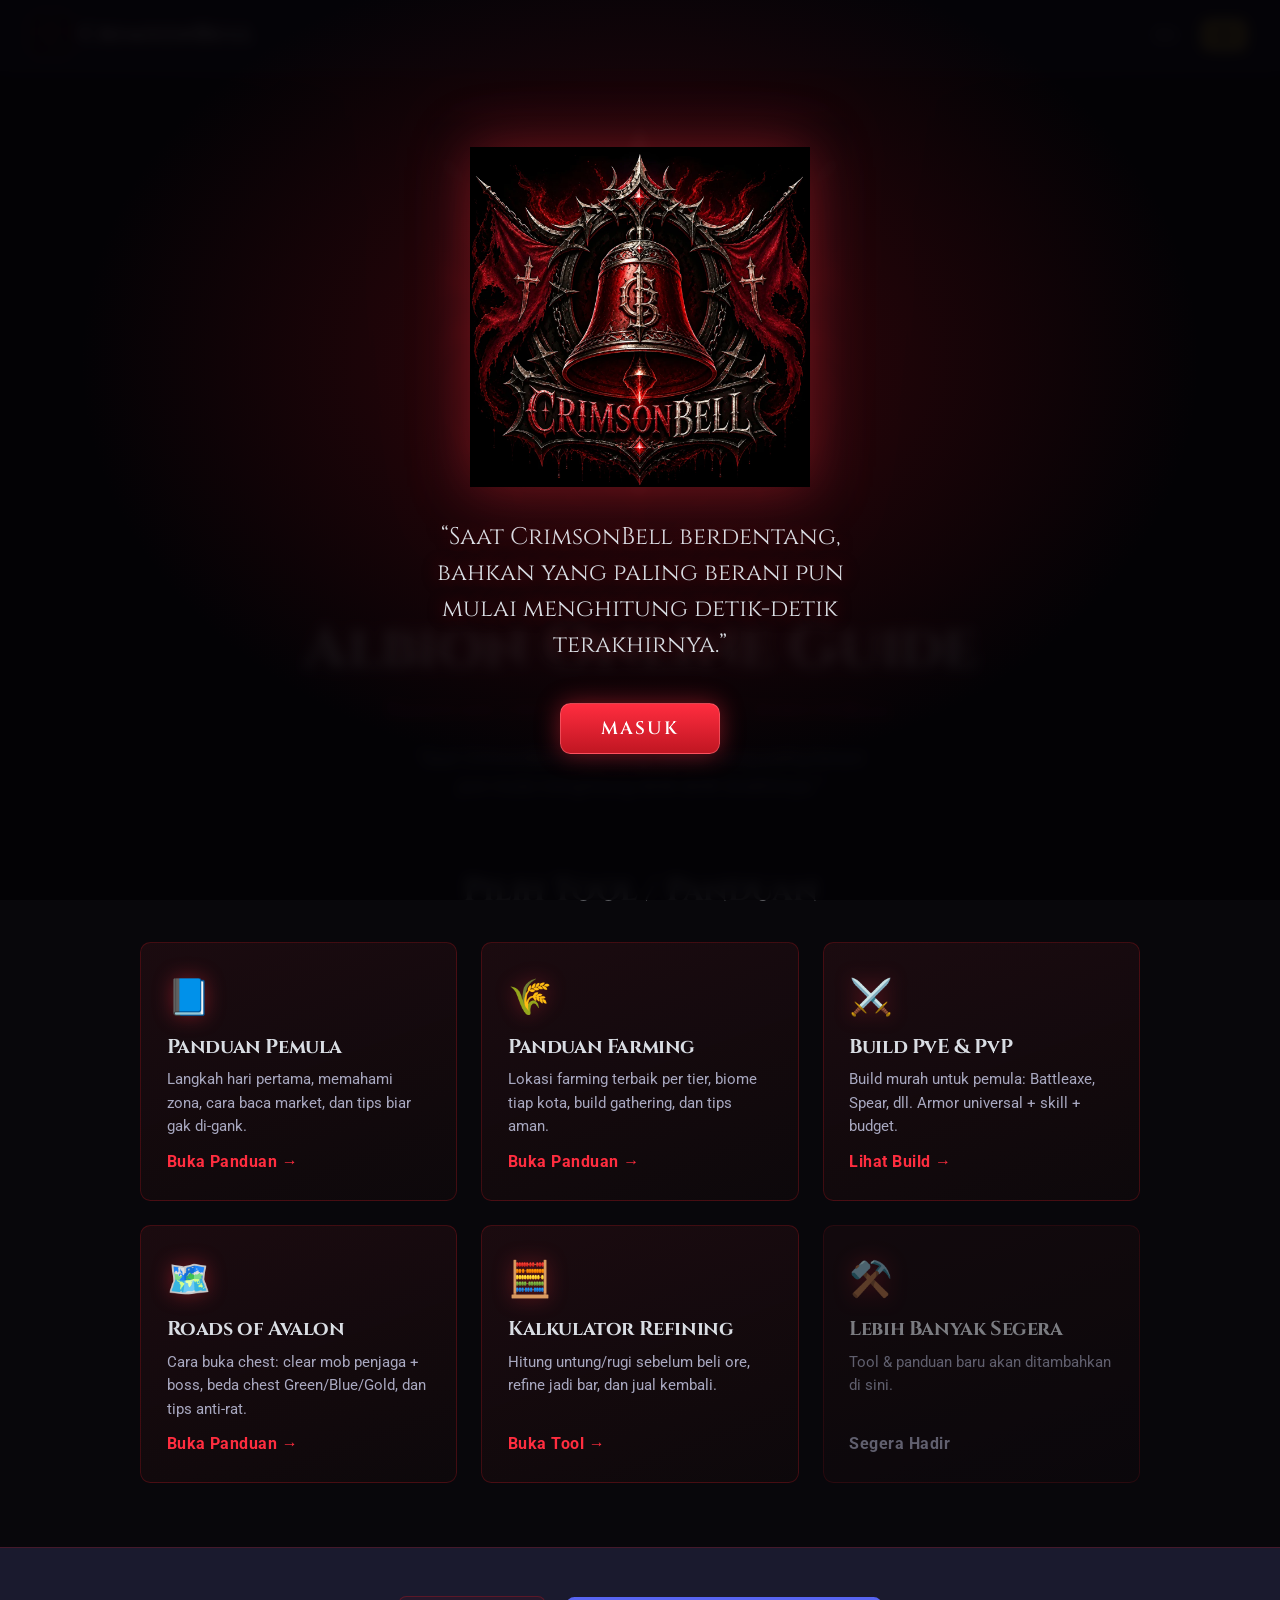
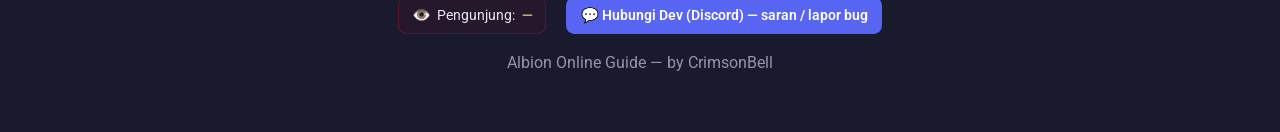
<file: index.html>
<!DOCTYPE html>
<html lang="id">
<head>
    <meta charset="UTF-8">
    <meta name="viewport" content="width=device-width, initial-scale=1.0, maximum-scale=1.0, user-scalable=no, viewport-fit=cover">
    <title>Albion Online Guide — Beginner by CrimsonBell</title>
    <meta name="description" content="Albion Online beginner guide and tools by CrimsonBell — refining calculator, farming guide, and more.">
    <link rel="canonical" href="https://crimsonbell.web.id/">
    <meta name="theme-color" content="#08070b">
    <!-- Open Graph -->
    <meta property="og:type" content="website">
    <meta property="og:site_name" content="CrimsonBell">
    <meta property="og:title" content="Albion Online Guide — Beginner by CrimsonBell">
    <meta property="og:description" content="Albion Online beginner guide and tools by CrimsonBell — refining calculator, farming guide, builds, and more.">
    <meta property="og:url" content="https://crimsonbell.web.id/">
    <meta property="og:image" content="https://crimsonbell.web.id/assets/og-image.jpg">
    <meta property="og:image:width" content="1200">
    <meta property="og:image:height" content="630">
    <!-- Twitter -->
    <meta name="twitter:card" content="summary_large_image">
    <meta name="twitter:title" content="Albion Online Guide — Beginner by CrimsonBell">
    <meta name="twitter:description" content="Albion Online beginner guide and tools by CrimsonBell — refining calculator, farming guide, builds, and more.">
    <meta name="twitter:image" content="https://crimsonbell.web.id/assets/og-image.jpg">
    <link rel="preconnect" href="https://fonts.googleapis.com">
    <link rel="preconnect" href="https://fonts.gstatic.com" crossorigin>
    <link href="https://fonts.googleapis.com/css2?family=Cinzel:wght@600;700;900&family=Playfair+Display:wght@700&family=Roboto:wght@400;500;700&display=swap" rel="stylesheet">
    <link rel="icon" href="assets/crimsonbell-mark.png">
    <link rel="stylesheet" href="styles.css">
    <link rel="stylesheet" href="landing.css">
    <script type="application/ld+json">
    {
      "@context": "https://schema.org",
      "@graph": [
        {
          "@type": "WebSite",
          "@id": "https://crimsonbell.web.id/#website",
          "url": "https://crimsonbell.web.id/",
          "name": "CrimsonBell",
          "alternateName": "Albion Online Guide — Beginner by CrimsonBell",
          "description": "Albion Online beginner guide and tools by CrimsonBell — refining calculator, farming guide, builds, Roads of Avalon, and more.",
          "inLanguage": ["id", "en"],
          "publisher": { "@id": "https://crimsonbell.web.id/#org" }
        },
        {
          "@type": "Organization",
          "@id": "https://crimsonbell.web.id/#org",
          "name": "CrimsonBell",
          "url": "https://crimsonbell.web.id/",
          "logo": "https://crimsonbell.web.id/assets/crimsonbell-mark.png",
          "sameAs": ["https://discord.com/users/987184688324030474"]
        }
      ]
    }
    </script>
</head>
<body class="landing-body">

    <!-- Intro / Bio Popup -->
    <div class="intro-overlay" id="introOverlay">
        <div class="intro-card">
            <picture>
                <source srcset="assets/crimsonbell-logo.webp" type="image/webp">
                <img src="assets/crimsonbell-logo.jpg" alt="CrimsonBell" class="intro-logo">
            </picture>
            <p class="intro-quote"
               data-id="“Saat CrimsonBell berdentang, bahkan yang paling berani pun mulai menghitung detik-detik terakhirnya.”"
               data-en="“When the CrimsonBell tolls, even the bravest begin to count their final moments.”">“When the CrimsonBell tolls, even the bravest begin to count their final moments.”</p>
            <button class="btn btn-primary intro-enter" id="introEnter"
                    data-id="Masuk" data-en="Enter">Enter</button>
        </div>
    </div>

    <!-- Header -->
    <header class="sticky-header">
        <div class="container">
            <div class="header-content">
                <a href="index.html" class="logo-link">
                    <img src="assets/crimsonbell-mark.webp" alt="CrimsonBell" class="header-mark">
                    <span class="logo">CrimsonBell</span>
                </a>
                <div class="language-switcher">
                    <button class="lang-btn" data-lang="en">EN</button>
                    <button class="lang-btn active" data-lang="id">ID</button>
                </div>
            </div>
        </div>
    </header>

    <!-- Hero -->
    <section class="landing-hero">
        <div class="landing-hero-glow"></div>
        <div class="container landing-hero-inner">
            <picture>
                <source srcset="assets/crimsonbell-logo.webp" type="image/webp">
                <img src="assets/crimsonbell-logo.jpg" alt="CrimsonBell" class="landing-logo">
            </picture>
            <div class="landing-badge"
                 data-id="PANDUAN & TOOLS ALBION ONLINE" data-en="ALBION ONLINE GUIDE & TOOLS">ALBION ONLINE GUIDE & TOOLS</div>
            <h1 class="landing-title"
                data-id="Albion Online Guide" data-en="Albion Online Guide">Albion Online Guide</h1>
            <p class="landing-subtitle"
               data-id="Panduan untuk Pemula — by CrimsonBell"
               data-en="Beginner Guide — by CrimsonBell">Beginner Guide — by CrimsonBell</p>
            <p class="landing-quote"
               data-id="“Saat CrimsonBell berdentang, bahkan yang paling berani pun mulai menghitung detik-detik terakhirnya.”"
               data-en="“When the CrimsonBell tolls, even the bravest begin to count their final moments.”">“When the CrimsonBell tolls, even the bravest begin to count their final moments.”</p>
        </div>
    </section>

    <!-- Tools / Sections -->
    <section class="landing-tools">
        <div class="container">
            <h2 class="tools-heading"
                data-id="Pilih Tool / Panduan" data-en="Choose a Tool / Guide">Choose a Tool / Guide</h2>
            <div class="tools-grid">

                <a href="beginner.html" class="tool-card">
                    <div class="tool-icon">📘</div>
                    <h3 class="tool-name"
                        data-id="Panduan Pemula" data-en="Beginner Guide">Beginner Guide</h3>
                    <p class="tool-desc"
                       data-id="Langkah hari pertama, memahami zona, cara baca market, dan tips biar gak di-gank."
                       data-en="Your first day, understanding zones, reading the market, and how to avoid getting ganked.">Your first day, understanding zones, reading the market, and how to avoid getting ganked.</p>
                    <span class="tool-cta"
                          data-id="Buka Panduan →" data-en="Open Guide →">Open Guide →</span>
                </a>

                <a href="farming.html" class="tool-card">
                    <div class="tool-icon">🌾</div>
                    <h3 class="tool-name"
                        data-id="Panduan Farming" data-en="Farming Guide">Farming Guide</h3>
                    <p class="tool-desc"
                       data-id="Lokasi farming terbaik per tier, biome tiap kota, build gathering, dan tips aman."
                       data-en="Best farming spots per tier, city biomes, gathering builds, and safety tips.">Best farming spots per tier, city biomes, gathering builds, and safety tips.</p>
                    <span class="tool-cta"
                          data-id="Buka Panduan →" data-en="Open Guide →">Open Guide →</span>
                </a>

                <a href="builds.html" class="tool-card">
                    <div class="tool-icon">⚔️</div>
                    <h3 class="tool-name"
                        data-id="Build PvE & PvP" data-en="PvE & PvP Builds">PvE & PvP Builds</h3>
                    <p class="tool-desc"
                       data-id="Build murah untuk pemula: Battleaxe, Spear, dll. Armor universal + skill + budget."
                       data-en="Cheap beginner builds: Battleaxe, Spear, etc. Universal armor + skills + budget.">Cheap beginner builds: Battleaxe, Spear, etc. Universal armor + skills + budget.</p>
                    <span class="tool-cta"
                          data-id="Lihat Build →" data-en="View Builds →">View Builds →</span>
                </a>

                <a href="roa.html" class="tool-card">
                    <div class="tool-icon">🗺️</div>
                    <h3 class="tool-name"
                        data-id="Roads of Avalon" data-en="Roads of Avalon">Roads of Avalon</h3>
                    <p class="tool-desc"
                       data-id="Cara buka chest: clear mob penjaga + boss, beda chest Green/Blue/Gold, dan tips anti-rat."
                       data-en="How to open chests: clear the guarding mobs + boss, Green/Blue/Gold chests, and anti-rat tips.">How to open chests: clear the guarding mobs + boss, Green/Blue/Gold chests, and anti-rat tips.</p>
                    <span class="tool-cta"
                          data-id="Buka Panduan →" data-en="Open Guide →">Open Guide →</span>
                </a>

                <a href="calculator.html" class="tool-card">
                    <div class="tool-icon">🧮</div>
                    <h3 class="tool-name"
                        data-id="Kalkulator Refining" data-en="Refining Calculator">Refining Calculator</h3>
                    <p class="tool-desc"
                       data-id="Hitung untung/rugi sebelum beli ore, refine jadi bar, dan jual kembali."
                       data-en="Calculate profit/loss before you buy ore, refine into bars, and resell.">Calculate profit/loss before you buy ore, refine into bars, and resell.</p>
                    <span class="tool-cta"
                          data-id="Buka Tool →" data-en="Open Tool →">Open Tool →</span>
                </a>

                <div class="tool-card tool-card--soon" aria-disabled="true">
                    <div class="tool-icon">⚒️</div>
                    <h3 class="tool-name"
                        data-id="Lebih Banyak Segera" data-en="More Coming Soon">More Coming Soon</h3>
                    <p class="tool-desc"
                       data-id="Tool & panduan baru akan ditambahkan di sini."
                       data-en="New tools & guides will be added here.">New tools & guides will be added here.</p>
                    <span class="tool-cta"
                          data-id="Segera Hadir" data-en="Coming Soon">Coming Soon</span>
                </div>

            </div>
        </div>
    </section>

    <!-- Footer -->
    <footer class="footer">
        <div class="container">
            <div class="footer-meta">
                <span class="visitor-count" id="visitorCount" title="Total kunjungan / Total visits">
                    <span class="visitor-icon" aria-hidden="true">👁️</span>
                    <span class="visitor-label" data-id="Pengunjung:" data-en="Visitors:">Visitors:</span>
                    <strong id="visitorNumber">…</strong>
                </span>
                <a class="contact-dev" href="https://discord.com/users/987184688324030474" target="_blank" rel="noopener"
                   data-id="💬 Hubungi Dev (Discord) — saran / lapor bug"
                   data-en="💬 Contact Dev (Discord) — suggestions / report bugs">💬 Contact Dev (Discord) — suggestions / report bugs</a>
            </div>
            <p data-id="Albion Online Guide — by CrimsonBell"
               data-en="Albion Online Guide — by CrimsonBell">Albion Online Guide — by CrimsonBell</p>
        </div>
    </footer>

    <script src="landing.js"></script>
</body>
</html>
</file>
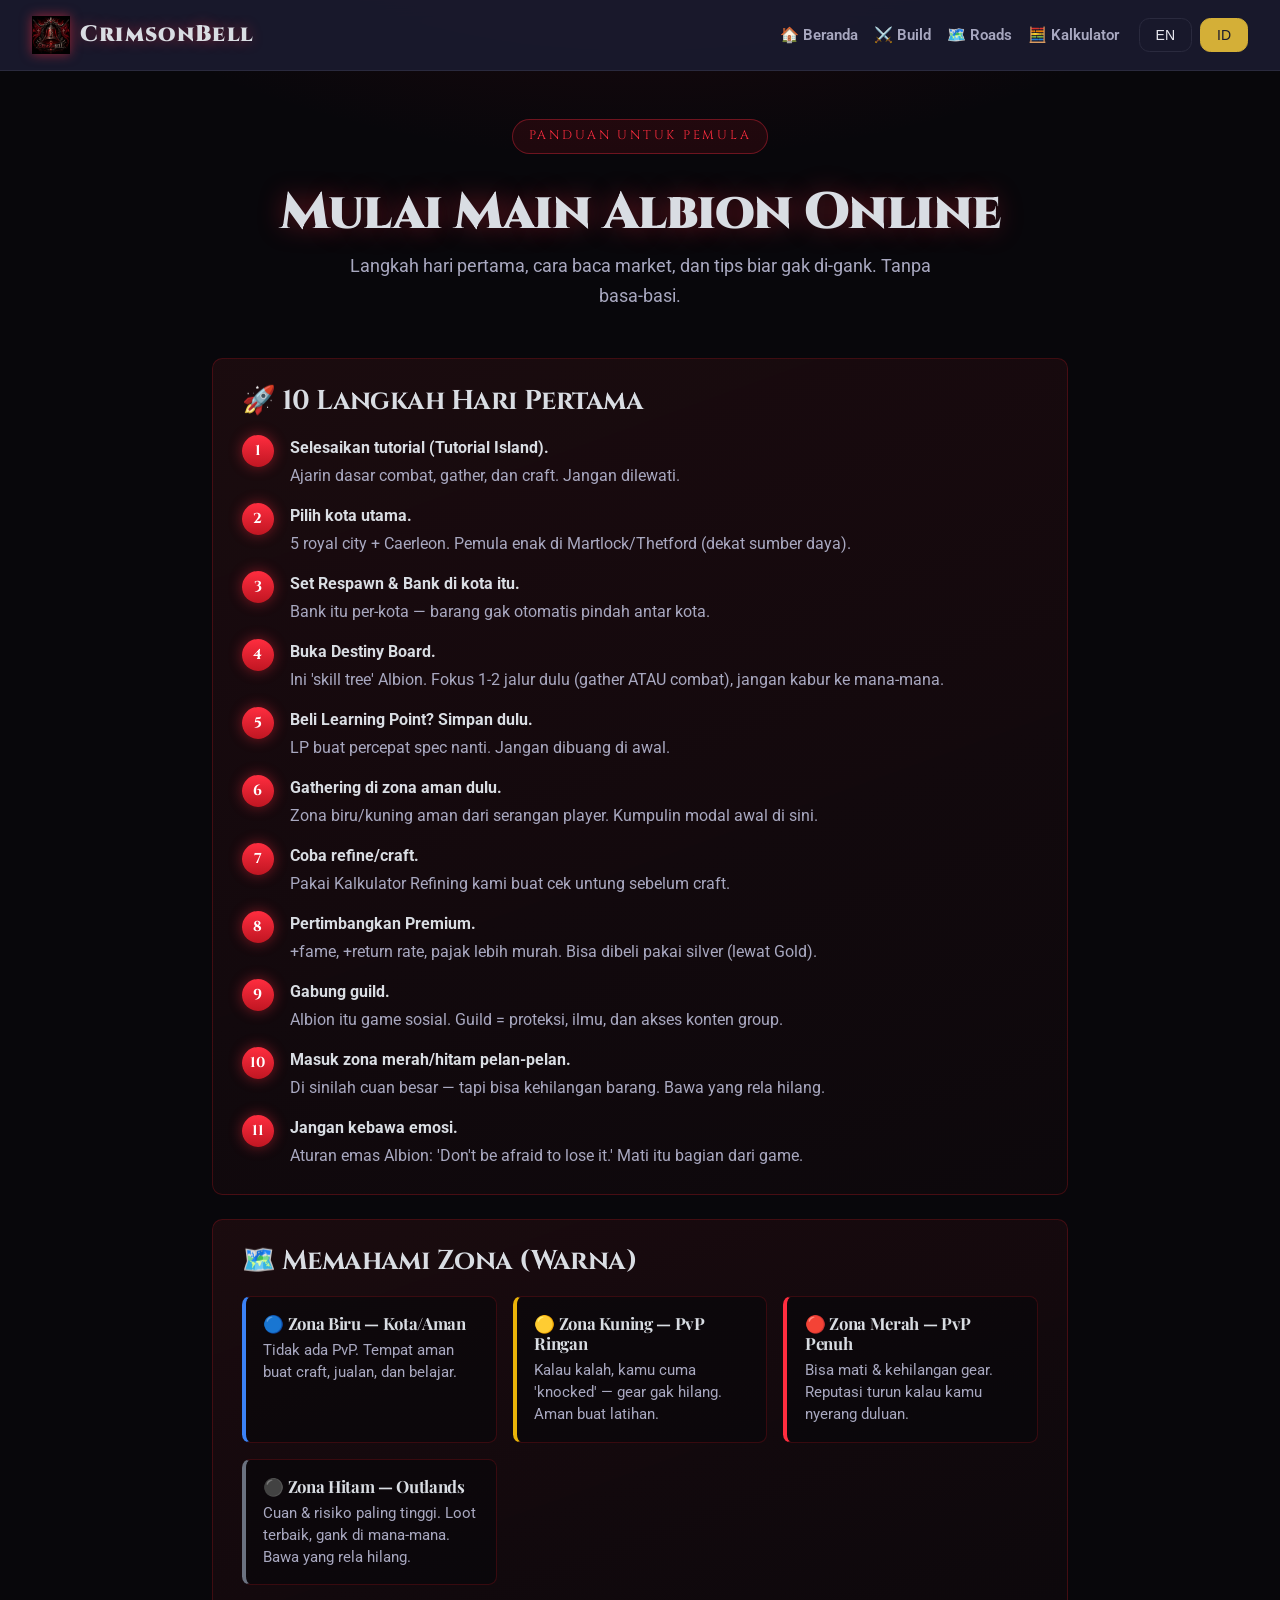
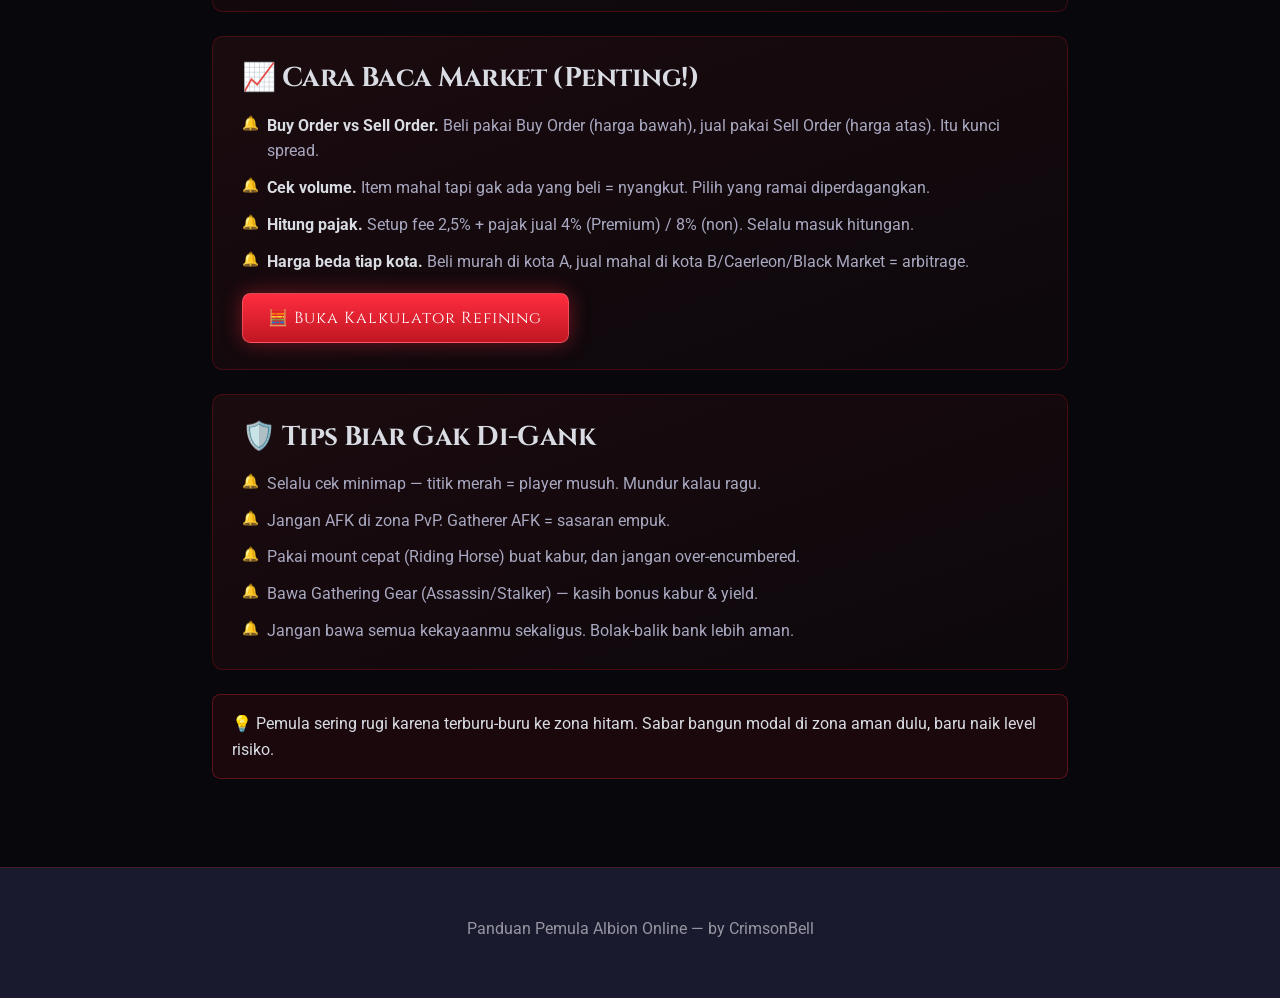
<file: beginner.html>
<!DOCTYPE html>
<html lang="id">
<head>
    <meta charset="UTF-8">
    <meta name="viewport" content="width=device-width, initial-scale=1.0, maximum-scale=1.0, user-scalable=no, viewport-fit=cover">
    <title>Panduan Pemula — CrimsonBell</title>
    <meta name="description" content="Panduan Albion Online untuk pemula: langkah hari pertama, kota, cara baca market, dan tips aman dari gank — by CrimsonBell.">
    <link rel="canonical" href="https://crimsonbell.web.id/beginner.html">
    <meta name="theme-color" content="#08070b">
    <!-- Open Graph -->
    <meta property="og:type" content="website">
    <meta property="og:site_name" content="CrimsonBell">
    <meta property="og:title" content="Panduan Pemula — CrimsonBell">
    <meta property="og:description" content="Langkah hari pertama, memahami zona, cara baca market, dan tips aman dari gank untuk pemula Albion Online.">
    <meta property="og:url" content="https://crimsonbell.web.id/beginner.html">
    <meta property="og:image" content="https://crimsonbell.web.id/assets/og-image.jpg">
    <meta property="og:image:width" content="1200">
    <meta property="og:image:height" content="630">
    <!-- Twitter -->
    <meta name="twitter:card" content="summary_large_image">
    <meta name="twitter:title" content="Panduan Pemula — CrimsonBell">
    <meta name="twitter:description" content="Langkah hari pertama, memahami zona, cara baca market, dan tips aman dari gank untuk pemula Albion Online.">
    <meta name="twitter:image" content="https://crimsonbell.web.id/assets/og-image.jpg">
    <link rel="preconnect" href="https://fonts.googleapis.com">
    <link rel="preconnect" href="https://fonts.gstatic.com" crossorigin>
    <link href="https://fonts.googleapis.com/css2?family=Cinzel:wght@600;700;900&family=Playfair+Display:wght@700&family=Roboto:wght@400;500;700&display=swap" rel="stylesheet">
    <link rel="icon" href="assets/crimsonbell-mark.png">
    <link rel="stylesheet" href="styles.css">
    <link rel="stylesheet" href="landing.css">
    <link rel="stylesheet" href="guide.css">
</head>
<body class="landing-body">
    <!-- Header -->
    <header class="sticky-header">
        <div class="container">
            <div class="header-content">
                <a href="index.html" class="logo-link">
                    <img src="assets/crimsonbell-mark.webp" alt="CrimsonBell" class="header-mark">
                    <span class="logo">CrimsonBell</span>
                </a>
                <nav class="header-nav">
                    <a href="index.html" class="header-nav-link"
                       data-id="🏠 Beranda" data-en="🏠 Home">🏠 Beranda</a>
                    <a href="builds.html" class="header-nav-link"
                       data-id="⚔️ Build" data-en="⚔️ Builds">⚔️ Build</a>
                    <a href="roa.html" class="header-nav-link"
                       data-id="🗺️ Roads" data-en="🗺️ Roads">🗺️ Roads</a>
                    <a href="calculator.html" class="header-nav-link"
                       data-id="🧮 Kalkulator" data-en="🧮 Calculator">🧮 Kalkulator</a>
                </nav>
                <div class="language-switcher">
                    <button class="lang-btn" data-lang="en">EN</button>
                    <button class="lang-btn active" data-lang="id">ID</button>
                </div>
            </div>
        </div>
    </header>

    <!-- Hero -->
    <section class="guide-hero">
        <div class="container">
            <div class="landing-badge"
                 data-id="PANDUAN UNTUK PEMULA" data-en="BEGINNER GUIDE">PANDUAN UNTUK PEMULA</div>
            <h1 class="guide-title"
                data-id="Mulai Main Albion Online" data-en="Getting Started in Albion Online">Mulai Main Albion Online</h1>
            <p class="guide-subtitle"
               data-id="Langkah hari pertama, cara baca market, dan tips biar gak di-gank. Tanpa basa-basi."
               data-en="Your first day, how to read the market, and how to avoid getting ganked. No fluff.">Langkah hari pertama, cara baca market, dan tips biar gak di-gank. Tanpa basa-basi.</p>
        </div>
    </section>

    <!-- Content -->
    <section class="guide-content">
        <div class="container">

            <!-- First steps -->
            <div class="guide-block">
                <h2 class="guide-h2"
                    data-id="🚀 10 Langkah Hari Pertama" data-en="🚀 Your First 10 Steps">🚀 10 Langkah Hari Pertama</h2>
                <ol class="step-list">
                    <li><strong data-id="Selesaikan tutorial (Tutorial Island)." data-en="Finish the tutorial (Tutorial Island).">Selesaikan tutorial (Tutorial Island).</strong>
                        <span data-id="Ajarin dasar combat, gather, dan craft. Jangan dilewati." data-en="Teaches combat, gathering, and crafting basics. Don't skip it.">Ajarin dasar combat, gather, dan craft. Jangan dilewati.</span></li>
                    <li><strong data-id="Pilih kota utama." data-en="Pick a home city.">Pilih kota utama.</strong>
                        <span data-id="5 royal city + Caerleon. Pemula enak di Martlock/Thetford (dekat sumber daya)." data-en="5 royal cities + Caerleon. Beginners do well in Martlock/Thetford (close to resources).">5 royal city + Caerleon. Pemula enak di Martlock/Thetford (dekat sumber daya).</span></li>
                    <li><strong data-id="Set Respawn & Bank di kota itu." data-en="Set your respawn & bank in that city.">Set Respawn & Bank di kota itu.</strong>
                        <span data-id="Bank itu per-kota — barang gak otomatis pindah antar kota." data-en="Banks are per-city — items don't move between cities automatically.">Bank itu per-kota — barang gak otomatis pindah antar kota.</span></li>
                    <li><strong data-id="Buka Destiny Board." data-en="Open the Destiny Board.">Buka Destiny Board.</strong>
                        <span data-id="Ini 'skill tree' Albion. Fokus 1-2 jalur dulu (gather ATAU combat), jangan kabur ke mana-mana." data-en="This is Albion's 'skill tree'. Focus 1-2 paths first (gather OR combat), don't spread thin.">Ini 'skill tree' Albion. Fokus 1-2 jalur dulu (gather ATAU combat), jangan kabur ke mana-mana.</span></li>
                    <li><strong data-id="Beli Learning Point? Simpan dulu." data-en="Got Learning Points? Save them.">Beli Learning Point? Simpan dulu.</strong>
                        <span data-id="LP buat percepat spec nanti. Jangan dibuang di awal." data-en="LP speeds up spec later. Don't waste them early.">LP buat percepat spec nanti. Jangan dibuang di awal.</span></li>
                    <li><strong data-id="Gathering di zona aman dulu." data-en="Gather in safe zones first.">Gathering di zona aman dulu.</strong>
                        <span data-id="Zona biru/kuning aman dari serangan player. Kumpulin modal awal di sini." data-en="Blue/yellow zones are safe from PvP. Build your starting capital here.">Zona biru/kuning aman dari serangan player. Kumpulin modal awal di sini.</span></li>
                    <li><strong data-id="Coba refine/craft." data-en="Try refining/crafting.">Coba refine/craft.</strong>
                        <span data-id="Pakai Kalkulator Refining kami buat cek untung sebelum craft." data-en="Use our Refining Calculator to check profit before crafting.">Pakai Kalkulator Refining kami buat cek untung sebelum craft.</span></li>
                    <li><strong data-id="Pertimbangkan Premium." data-en="Consider Premium.">Pertimbangkan Premium.</strong>
                        <span data-id="+fame, +return rate, pajak lebih murah. Bisa dibeli pakai silver (lewat Gold)." data-en="+fame, +return rate, lower tax. Buyable with silver (via Gold).">+fame, +return rate, pajak lebih murah. Bisa dibeli pakai silver (lewat Gold).</span></li>
                    <li><strong data-id="Gabung guild." data-en="Join a guild.">Gabung guild.</strong>
                        <span data-id="Albion itu game sosial. Guild = proteksi, ilmu, dan akses konten group." data-en="Albion is a social game. A guild means protection, knowledge, and group content.">Albion itu game sosial. Guild = proteksi, ilmu, dan akses konten group.</span></li>
                    <li><strong data-id="Masuk zona merah/hitam pelan-pelan." data-en="Ease into red/black zones.">Masuk zona merah/hitam pelan-pelan.</strong>
                        <span data-id="Di sinilah cuan besar — tapi bisa kehilangan barang. Bawa yang rela hilang." data-en="This is where the big money is — but you can lose your gear. Only bring what you can afford to lose.">Di sinilah cuan besar — tapi bisa kehilangan barang. Bawa yang rela hilang.</span></li>
                    <li><strong data-id="Jangan kebawa emosi." data-en="Don't get attached.">Jangan kebawa emosi.</strong>
                        <span data-id="Aturan emas Albion: 'Don't be afraid to lose it.' Mati itu bagian dari game." data-en="Albion's golden rule: 'Don't be afraid to lose it.' Dying is part of the game.">Aturan emas Albion: 'Don't be afraid to lose it.' Mati itu bagian dari game.</span></li>
                </ol>
            </div>

            <!-- Zones -->
            <div class="guide-block">
                <h2 class="guide-h2"
                    data-id="🗺️ Memahami Zona (Warna)" data-en="🗺️ Understanding Zones (Colors)">🗺️ Memahami Zona (Warna)</h2>
                <div class="info-grid">
                    <div class="info-card info-card--blue">
                        <h3 data-id="🔵 Zona Biru — Kota/Aman" data-en="🔵 Blue Zone — City/Safe">🔵 Zona Biru — Kota/Aman</h3>
                        <p data-id="Tidak ada PvP. Tempat aman buat craft, jualan, dan belajar." data-en="No PvP. Safe place to craft, trade, and learn.">Tidak ada PvP. Tempat aman buat craft, jualan, dan belajar.</p>
                    </div>
                    <div class="info-card info-card--yellow">
                        <h3 data-id="🟡 Zona Kuning — PvP Ringan" data-en="🟡 Yellow Zone — Soft PvP">🟡 Zona Kuning — PvP Ringan</h3>
                        <p data-id="Kalau kalah, kamu cuma 'knocked' — gear gak hilang. Aman buat latihan." data-en="If you lose you're only 'knocked' — no gear loss. Good for practice.">Kalau kalah, kamu cuma 'knocked' — gear gak hilang. Aman buat latihan.</p>
                    </div>
                    <div class="info-card info-card--red">
                        <h3 data-id="🔴 Zona Merah — PvP Penuh" data-en="🔴 Red Zone — Full PvP">🔴 Zona Merah — PvP Penuh</h3>
                        <p data-id="Bisa mati & kehilangan gear. Reputasi turun kalau kamu nyerang duluan." data-en="You can die & lose gear. Your reputation drops if you attack first.">Bisa mati & kehilangan gear. Reputasi turun kalau kamu nyerang duluan.</p>
                    </div>
                    <div class="info-card info-card--black">
                        <h3 data-id="⚫ Zona Hitam — Outlands" data-en="⚫ Black Zone — Outlands">⚫ Zona Hitam — Outlands</h3>
                        <p data-id="Cuan & risiko paling tinggi. Loot terbaik, gank di mana-mana. Bawa yang rela hilang." data-en="Highest reward & risk. Best loot, ganks everywhere. Only bring what you can lose.">Cuan & risiko paling tinggi. Loot terbaik, gank di mana-mana. Bawa yang rela hilang.</p>
                    </div>
                </div>
            </div>

            <!-- Market -->
            <div class="guide-block">
                <h2 class="guide-h2"
                    data-id="📈 Cara Baca Market (Penting!)" data-en="📈 How to Read the Market (Important!)">📈 Cara Baca Market (Penting!)</h2>
                <ul class="tip-list">
                    <li><strong data-id="Buy Order vs Sell Order." data-en="Buy Order vs Sell Order.">Buy Order vs Sell Order.</strong>
                        <span data-id="Beli pakai Buy Order (harga bawah), jual pakai Sell Order (harga atas). Itu kunci spread." data-en="Buy with Buy Orders (low price), sell with Sell Orders (high price). That's the spread.">Beli pakai Buy Order (harga bawah), jual pakai Sell Order (harga atas). Itu kunci spread.</span></li>
                    <li><strong data-id="Cek volume." data-en="Check the volume.">Cek volume.</strong>
                        <span data-id="Item mahal tapi gak ada yang beli = nyangkut. Pilih yang ramai diperdagangkan." data-en="Expensive item nobody buys = stuck inventory. Pick high-volume items.">Item mahal tapi gak ada yang beli = nyangkut. Pilih yang ramai diperdagangkan.</span></li>
                    <li><strong data-id="Hitung pajak." data-en="Account for tax.">Hitung pajak.</strong>
                        <span data-id="Setup fee 2,5% + pajak jual 4% (Premium) / 8% (non). Selalu masuk hitungan." data-en="Setup fee 2.5% + sales tax 4% (Premium) / 8% (non). Always factor it in.">Setup fee 2,5% + pajak jual 4% (Premium) / 8% (non). Selalu masuk hitungan.</span></li>
                    <li><strong data-id="Harga beda tiap kota." data-en="Prices differ per city.">Harga beda tiap kota.</strong>
                        <span data-id="Beli murah di kota A, jual mahal di kota B/Caerleon/Black Market = arbitrage." data-en="Buy cheap in city A, sell high in city B/Caerleon/Black Market = arbitrage.">Beli murah di kota A, jual mahal di kota B/Caerleon/Black Market = arbitrage.</span></li>
                </ul>
                <a href="calculator.html" class="guide-cta-btn"
                   data-id="🧮 Buka Kalkulator Refining" data-en="🧮 Open Refining Calculator">🧮 Buka Kalkulator Refining</a>
            </div>

            <!-- Safety -->
            <div class="guide-block">
                <h2 class="guide-h2"
                    data-id="🛡️ Tips Biar Gak Di-Gank" data-en="🛡️ How to Avoid Getting Ganked">🛡️ Tips Biar Gak Di-Gank</h2>
                <ul class="tip-list">
                    <li><span data-id="Selalu cek minimap — titik merah = player musuh. Mundur kalau ragu." data-en="Always watch the minimap — red dots = enemy players. Retreat if unsure.">Selalu cek minimap — titik merah = player musuh. Mundur kalau ragu.</span></li>
                    <li><span data-id="Jangan AFK di zona PvP. Gatherer AFK = sasaran empuk." data-en="Never AFK in PvP zones. An AFK gatherer is easy prey.">Jangan AFK di zona PvP. Gatherer AFK = sasaran empuk.</span></li>
                    <li><span data-id="Pakai mount cepat (Riding Horse) buat kabur, dan jangan over-encumbered." data-en="Use a fast mount (Riding Horse) to escape, and don't get over-encumbered.">Pakai mount cepat (Riding Horse) buat kabur, dan jangan over-encumbered.</span></li>
                    <li><span data-id="Bawa Gathering Gear (Assassin/Stalker) — kasih bonus kabur & yield." data-en="Wear Gathering Gear (Assassin/Stalker) — gives escape & yield bonuses.">Bawa Gathering Gear (Assassin/Stalker) — kasih bonus kabur & yield.</span></li>
                    <li><span data-id="Jangan bawa semua kekayaanmu sekaligus. Bolak-balik bank lebih aman." data-en="Don't carry all your wealth at once. Multiple bank trips are safer.">Jangan bawa semua kekayaanmu sekaligus. Bolak-balik bank lebih aman.</span></li>
                </ul>
            </div>

            <p class="guide-note"
               data-id="💡 Pemula sering rugi karena terburu-buru ke zona hitam. Sabar bangun modal di zona aman dulu, baru naik level risiko."
               data-en="💡 Beginners often lose by rushing into the black zone. Be patient — build capital in safe zones first, then scale up risk.">💡 Pemula sering rugi karena terburu-buru ke zona hitam. Sabar bangun modal di zona aman dulu, baru naik level risiko.</p>

        </div>
    </section>

    <!-- Footer -->
    <footer class="footer">
        <div class="container">
            <p data-id="Panduan Pemula Albion Online — by CrimsonBell"
               data-en="Albion Online Beginner Guide — by CrimsonBell">Panduan Pemula Albion Online — by CrimsonBell</p>
        </div>
    </footer>

    <script src="landing.js"></script>
</body>
</html>
</file>
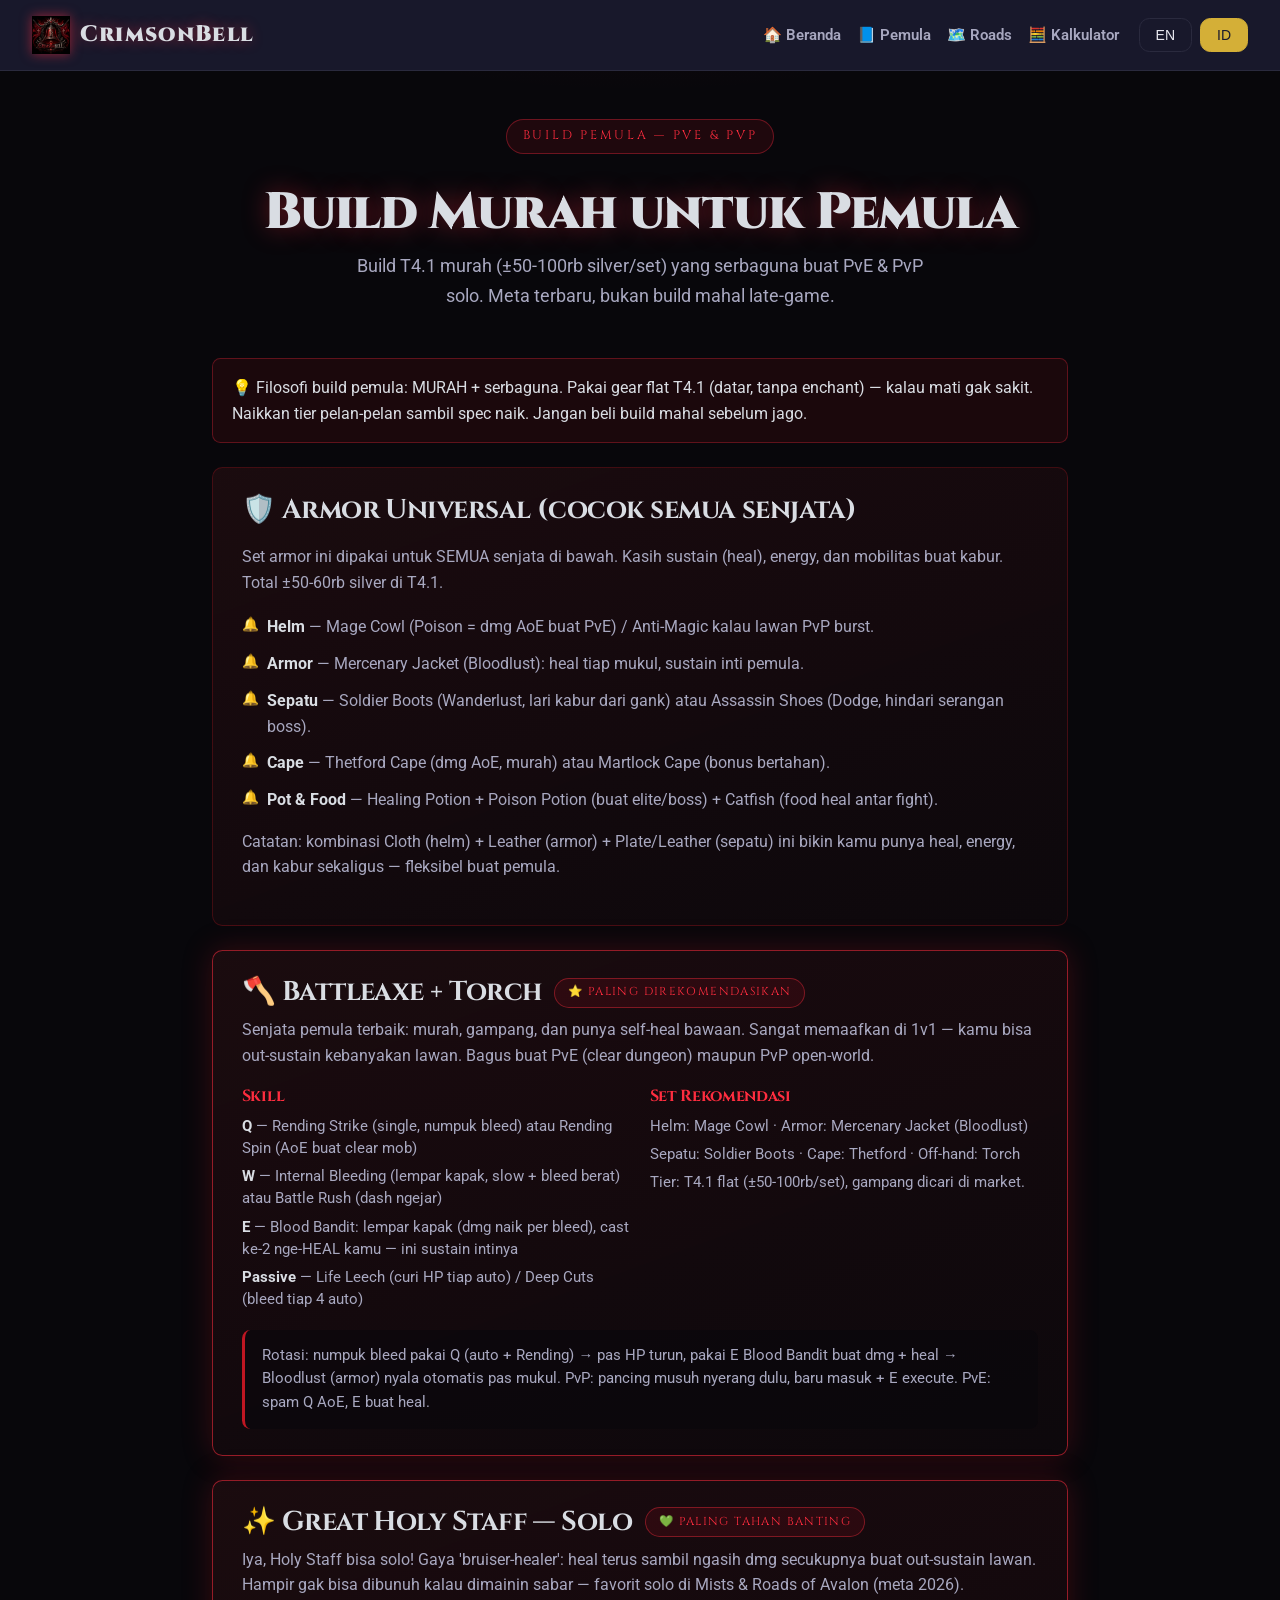
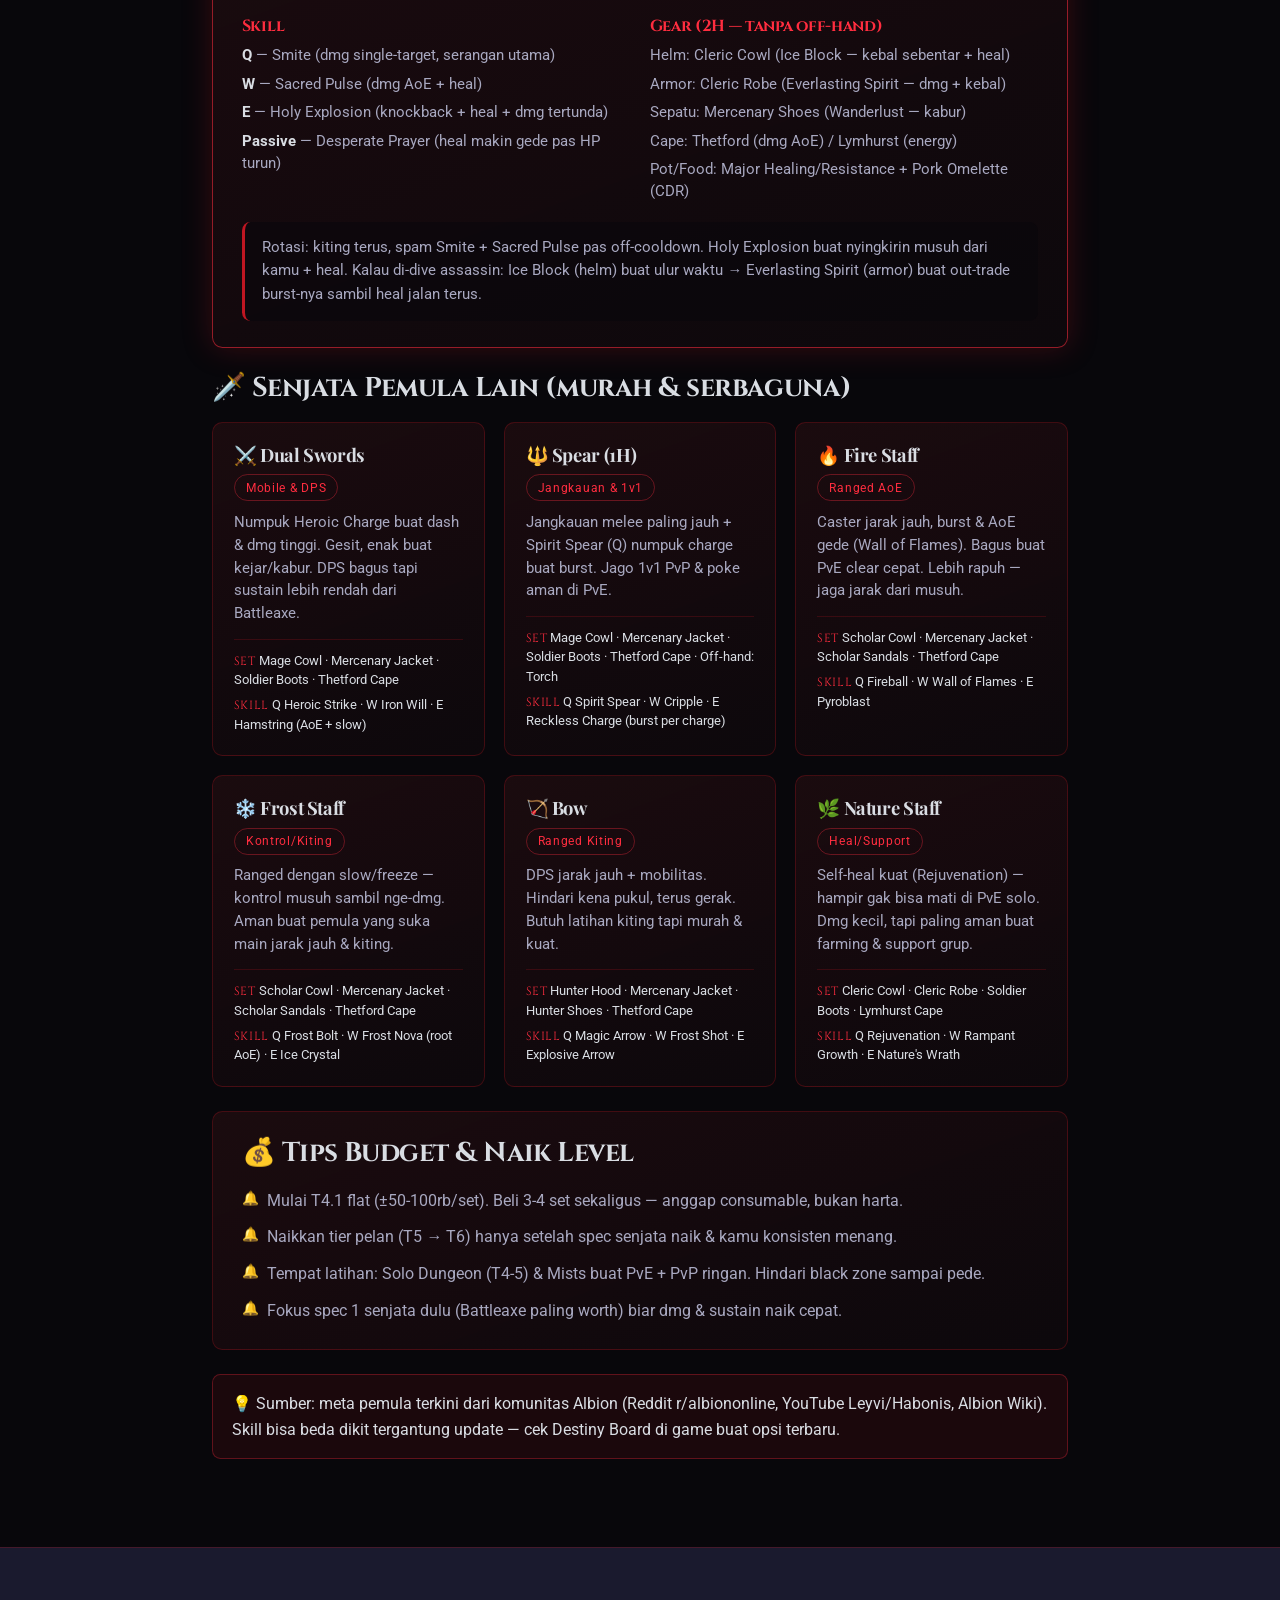
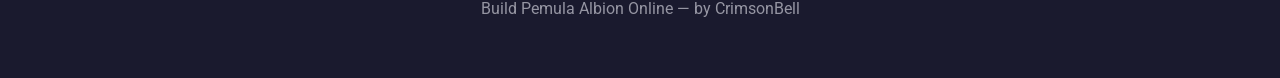
<file: builds.html>
<!DOCTYPE html>
<html lang="id">
<head>
    <meta charset="UTF-8">
    <meta name="viewport" content="width=device-width, initial-scale=1.0, maximum-scale=1.0, user-scalable=no, viewport-fit=cover">
    <title>Build PvE & PvP Pemula — CrimsonBell</title>
    <meta name="description" content="Build Albion Online murah untuk pemula: Battleaxe, Dual Swords, Spear, dan armor universal T4.1. Meta terbaru PvE & PvP — by CrimsonBell.">
    <link rel="canonical" href="https://crimsonbell.web.id/builds.html">
    <meta name="theme-color" content="#08070b">
    <!-- Open Graph -->
    <meta property="og:type" content="website">
    <meta property="og:site_name" content="CrimsonBell">
    <meta property="og:title" content="Build PvE & PvP Pemula — CrimsonBell">
    <meta property="og:description" content="Build murah pemula: Battleaxe, Holy Staff, Spear, dll + set gear & skill. Meta terbaru PvE & PvP solo.">
    <meta property="og:url" content="https://crimsonbell.web.id/builds.html">
    <meta property="og:image" content="https://crimsonbell.web.id/assets/og-image.jpg">
    <meta property="og:image:width" content="1200">
    <meta property="og:image:height" content="630">
    <!-- Twitter -->
    <meta name="twitter:card" content="summary_large_image">
    <meta name="twitter:title" content="Build PvE & PvP Pemula — CrimsonBell">
    <meta name="twitter:description" content="Build murah pemula: Battleaxe, Holy Staff, Spear, dll + set gear & skill. Meta terbaru PvE & PvP solo.">
    <meta name="twitter:image" content="https://crimsonbell.web.id/assets/og-image.jpg">
    <link rel="preconnect" href="https://fonts.googleapis.com">
    <link rel="preconnect" href="https://fonts.gstatic.com" crossorigin>
    <link href="https://fonts.googleapis.com/css2?family=Cinzel:wght@600;700;900&family=Playfair+Display:wght@700&family=Roboto:wght@400;500;700&display=swap" rel="stylesheet">
    <link rel="icon" href="assets/crimsonbell-mark.png">
    <link rel="stylesheet" href="styles.css">
    <link rel="stylesheet" href="landing.css">
    <link rel="stylesheet" href="guide.css">
</head>
<body class="landing-body">
    <!-- Header -->
    <header class="sticky-header">
        <div class="container">
            <div class="header-content">
                <a href="index.html" class="logo-link">
                    <img src="assets/crimsonbell-mark.webp" alt="CrimsonBell" class="header-mark">
                    <span class="logo">CrimsonBell</span>
                </a>
                <nav class="header-nav">
                    <a href="index.html" class="header-nav-link"
                       data-id="🏠 Beranda" data-en="🏠 Home">🏠 Beranda</a>
                    <a href="beginner.html" class="header-nav-link"
                       data-id="📘 Pemula" data-en="📘 Beginner">📘 Pemula</a>
                    <a href="roa.html" class="header-nav-link"
                       data-id="🗺️ Roads" data-en="🗺️ Roads">🗺️ Roads</a>
                    <a href="calculator.html" class="header-nav-link"
                       data-id="🧮 Kalkulator" data-en="🧮 Calculator">🧮 Kalkulator</a>
                </nav>
                <div class="language-switcher">
                    <button class="lang-btn" data-lang="en">EN</button>
                    <button class="lang-btn active" data-lang="id">ID</button>
                </div>
            </div>
        </div>
    </header>

    <!-- Hero -->
    <section class="guide-hero">
        <div class="container">
            <div class="landing-badge"
                 data-id="BUILD PEMULA — PVE & PVP" data-en="BEGINNER BUILDS — PVE & PVP">BUILD PEMULA — PVE & PVP</div>
            <h1 class="guide-title"
                data-id="Build Murah untuk Pemula" data-en="Cheap Beginner Builds">Build Murah untuk Pemula</h1>
            <p class="guide-subtitle"
               data-id="Build T4.1 murah (±50-100rb silver/set) yang serbaguna buat PvE & PvP solo. Meta terbaru, bukan build mahal late-game."
               data-en="Cheap T4.1 builds (~50-100k silver/set) that work for both solo PvE & PvP. Current meta, not pricey late-game gear.">Build T4.1 murah (±50-100rb silver/set) yang serbaguna buat PvE & PvP solo. Meta terbaru, bukan build mahal late-game.</p>
        </div>
    </section>

    <!-- Content -->
    <section class="guide-content">
        <div class="container">

            <p class="guide-note"
               data-id="💡 Filosofi build pemula: MURAH + serbaguna. Pakai gear flat T4.1 (datar, tanpa enchant) — kalau mati gak sakit. Naikkan tier pelan-pelan sambil spec naik. Jangan beli build mahal sebelum jago."
               data-en="💡 Beginner philosophy: CHEAP + versatile. Use flat T4.1 gear (no enchant) — dying won't hurt. Upgrade tier slowly as your spec grows. Don't buy expensive builds before you're skilled.">💡 Filosofi build pemula: MURAH + serbaguna. Pakai gear flat T4.1 (datar, tanpa enchant) — kalau mati gak sakit. Naikkan tier pelan-pelan sambil spec naik. Jangan beli build mahal sebelum jago.</p>

            <!-- Universal armor -->
            <div class="guide-block">
                <h2 class="guide-h2" data-id="🛡️ Armor Universal (cocok semua senjata)" data-en="🛡️ Universal Armor (works with any weapon)">🛡️ Armor Universal (cocok semua senjata)</h2>
                <p class="build-desc"
                   data-id="Set armor ini dipakai untuk SEMUA senjata di bawah. Kasih sustain (heal), energy, dan mobilitas buat kabur. Total ±50-60rb silver di T4.1."
                   data-en="This armor set is used for ALL the weapons below. It gives sustain (healing), energy, and mobility to escape. About 50-60k silver at T4.1.">Set armor ini dipakai untuk SEMUA senjata di bawah. Kasih sustain (heal), energy, dan mobilitas buat kabur. Total ±50-60rb silver di T4.1.</p>
                <ul class="tip-list">
                    <li><strong data-id="Helm" data-en="Head">Helm</strong> — <span data-id="Mage Cowl (Poison = dmg AoE buat PvE) / Anti-Magic kalau lawan PvP burst." data-en="Mage Cowl (Poison = AoE dmg for PvE) / Anti-Magic against PvP burst.">Mage Cowl (Poison = dmg AoE buat PvE) / Anti-Magic kalau lawan PvP burst.</span></li>
                    <li><strong data-id="Armor" data-en="Armor">Armor</strong> — <span data-id="Mercenary Jacket (Bloodlust): heal tiap mukul, sustain inti pemula." data-en="Mercenary Jacket (Bloodlust): heals on every hit, the core beginner sustain.">Mercenary Jacket (Bloodlust): heal tiap mukul, sustain inti pemula.</span></li>
                    <li><strong data-id="Sepatu" data-en="Boots">Sepatu</strong> — <span data-id="Soldier Boots (Wanderlust, lari kabur dari gank) atau Assassin Shoes (Dodge, hindari serangan boss)." data-en="Soldier Boots (Wanderlust, sprint away from ganks) or Assassin Shoes (Dodge, avoid boss hits).">Soldier Boots (Wanderlust, lari kabur dari gank) atau Assassin Shoes (Dodge, hindari serangan boss).</span></li>
                    <li><strong data-id="Cape" data-en="Cape">Cape</strong> — <span data-id="Thetford Cape (dmg AoE, murah) atau Martlock Cape (bonus bertahan)." data-en="Thetford Cape (AoE dmg, cheap) or Martlock Cape (defensive buff).">Thetford Cape (dmg AoE, murah) atau Martlock Cape (bonus bertahan).</span></li>
                    <li><strong data-id="Pot & Food" data-en="Pot & Food">Pot & Food</strong> — <span data-id="Healing Potion + Poison Potion (buat elite/boss) + Catfish (food heal antar fight)." data-en="Healing Potion + Poison Potion (for elites/bosses) + Catfish (food heal between fights).">Healing Potion + Poison Potion (buat elite/boss) + Catfish (food heal antar fight).</span></li>
                </ul>
                <p class="build-desc" style="margin-top:1rem;"
                   data-id="Catatan: kombinasi Cloth (helm) + Leather (armor) + Plate/Leather (sepatu) ini bikin kamu punya heal, energy, dan kabur sekaligus — fleksibel buat pemula."
                   data-en="Note: this Cloth (helm) + Leather (armor) + Plate/Leather (boots) mix gives you healing, energy, and escape all at once — flexible for beginners.">Catatan: kombinasi Cloth (helm) + Leather (armor) + Plate/Leather (sepatu) ini bikin kamu punya heal, energy, dan kabur sekaligus — fleksibel buat pemula.</p>
            </div>

            <!-- Featured: Battleaxe -->
            <div class="build-block build-block--featured">
                <div class="build-head">
                    <h2 class="guide-h2" data-id="🪓 Battleaxe + Torch" data-en="🪓 Battleaxe + Torch">🪓 Battleaxe + Torch</h2>
                    <span class="build-tag" data-id="⭐ PALING DIREKOMENDASIKAN" data-en="⭐ MOST RECOMMENDED">⭐ PALING DIREKOMENDASIKAN</span>
                </div>
                <p class="build-desc"
                   data-id="Senjata pemula terbaik: murah, gampang, dan punya self-heal bawaan. Sangat memaafkan di 1v1 — kamu bisa out-sustain kebanyakan lawan. Bagus buat PvE (clear dungeon) maupun PvP open-world."
                   data-en="Best beginner weapon: cheap, easy, with built-in self-heal. Very forgiving in 1v1 — you can out-sustain most enemies. Great for both PvE (dungeon clear) and open-world PvP.">Senjata pemula terbaik: murah, gampang, dan punya self-heal bawaan. Sangat memaafkan di 1v1 — kamu bisa out-sustain kebanyakan lawan. Bagus buat PvE (clear dungeon) maupun PvP open-world.</p>
                <div class="build-cols">
                    <div class="build-col">
                        <h4 data-id="Skill" data-en="Skills">Skill</h4>
                        <ul>
                            <li><strong>Q</strong> — <span data-id="Rending Strike (single, numpuk bleed) atau Rending Spin (AoE buat clear mob)" data-en="Rending Strike (single, stacks bleed) or Rending Spin (AoE to clear mobs)">Rending Strike (single, numpuk bleed) atau Rending Spin (AoE buat clear mob)</span></li>
                            <li><strong>W</strong> — <span data-id="Internal Bleeding (lempar kapak, slow + bleed berat) atau Battle Rush (dash ngejar)" data-en="Internal Bleeding (thrown axe, slow + heavy bleed) or Battle Rush (dash to chase)">Internal Bleeding (lempar kapak, slow + bleed berat) atau Battle Rush (dash ngejar)</span></li>
                            <li><strong>E</strong> — <span data-id="Blood Bandit: lempar kapak (dmg naik per bleed), cast ke-2 nge-HEAL kamu — ini sustain intinya" data-en="Blood Bandit: throw axe (dmg scales with bleed), 2nd cast HEALS you — this is the core sustain">Blood Bandit: lempar kapak (dmg naik per bleed), cast ke-2 nge-HEAL kamu — ini sustain intinya</span></li>
                            <li><strong data-id="Passive" data-en="Passive">Passive</strong> — <span data-id="Life Leech (curi HP tiap auto) / Deep Cuts (bleed tiap 4 auto)" data-en="Life Leech (steal HP per auto) / Deep Cuts (bleed every 4th auto)">Life Leech (curi HP tiap auto) / Deep Cuts (bleed tiap 4 auto)</span></li>
                        </ul>
                    </div>
                    <div class="build-col">
                        <h4 data-id="Set Rekomendasi" data-en="Recommended Set">Set Rekomendasi</h4>
                        <ul>
                            <li><span data-id="Helm: Mage Cowl · Armor: Mercenary Jacket (Bloodlust)" data-en="Head: Mage Cowl · Armor: Mercenary Jacket (Bloodlust)">Helm: Mage Cowl · Armor: Mercenary Jacket (Bloodlust)</span></li>
                            <li><span data-id="Sepatu: Soldier Boots · Cape: Thetford · Off-hand: Torch" data-en="Boots: Soldier Boots · Cape: Thetford · Off-hand: Torch">Sepatu: Soldier Boots · Cape: Thetford · Off-hand: Torch</span></li>
                            <li><span data-id="Tier: T4.1 flat (±50-100rb/set), gampang dicari di market." data-en="Tier: flat T4.1 (~50-100k/set), easy to find on the market.">Tier: T4.1 flat (±50-100rb/set), gampang dicari di market.</span></li>
                        </ul>
                    </div>
                </div>
                <p class="build-rotation"
                   data-id="Rotasi: numpuk bleed pakai Q (auto + Rending) → pas HP turun, pakai E Blood Bandit buat dmg + heal → Bloodlust (armor) nyala otomatis pas mukul. PvP: pancing musuh nyerang dulu, baru masuk + E execute. PvE: spam Q AoE, E buat heal."
                   data-en="Rotation: stack bleed with Q (autos + Rending) → when HP drops, use E Blood Bandit for dmg + heal → Bloodlust (armor) procs on hit. PvP: bait the enemy to attack first, then engage + E execute. PvE: spam Q AoE, E to heal.">Rotasi: numpuk bleed pakai Q (auto + Rending) → pas HP turun, pakai E Blood Bandit buat dmg + heal → Bloodlust (armor) nyala otomatis pas mukul. PvP: pancing musuh nyerang dulu, baru masuk + E execute. PvE: spam Q AoE, E buat heal.</p>
            </div>

            <!-- Holy Staff -->
            <div class="build-block build-block--featured">
                <div class="build-head">
                    <h2 class="guide-h2" data-id="✨ Great Holy Staff — Solo" data-en="✨ Great Holy Staff — Solo">✨ Great Holy Staff — Solo</h2>
                    <span class="build-tag" data-id="💚 PALING TAHAN BANTING" data-en="💚 TANKIEST SUSTAIN">💚 PALING TAHAN BANTING</span>
                </div>
                <p class="build-desc"
                   data-id="Iya, Holy Staff bisa solo! Gaya 'bruiser-healer': heal terus sambil ngasih dmg secukupnya buat out-sustain lawan. Hampir gak bisa dibunuh kalau dimainin sabar — favorit solo di Mists & Roads of Avalon (meta 2026)."
                   data-en="Yes, Holy Staff can solo! A 'bruiser-healer' style: heal constantly while dealing enough dmg to out-sustain enemies. Nearly unkillable if played patiently — a 2026 solo favorite in the Mists & Roads of Avalon.">Iya, Holy Staff bisa solo! Gaya 'bruiser-healer': heal terus sambil ngasih dmg secukupnya buat out-sustain lawan. Hampir gak bisa dibunuh kalau dimainin sabar — favorit solo di Mists & Roads of Avalon (meta 2026).</p>
                <div class="build-cols">
                    <div class="build-col">
                        <h4 data-id="Skill" data-en="Skills">Skill</h4>
                        <ul>
                            <li><strong>Q</strong> — <span data-id="Smite (dmg single-target, serangan utama)" data-en="Smite (single-target dmg, main attack)">Smite (dmg single-target, serangan utama)</span></li>
                            <li><strong>W</strong> — <span data-id="Sacred Pulse (dmg AoE + heal)" data-en="Sacred Pulse (AoE dmg + heal)">Sacred Pulse (dmg AoE + heal)</span></li>
                            <li><strong>E</strong> — <span data-id="Holy Explosion (knockback + heal + dmg tertunda)" data-en="Holy Explosion (knockback + heal + delayed dmg)">Holy Explosion (knockback + heal + dmg tertunda)</span></li>
                            <li><strong data-id="Passive" data-en="Passive">Passive</strong> — <span data-id="Desperate Prayer (heal makin gede pas HP turun)" data-en="Desperate Prayer (healing rises as HP drops)">Desperate Prayer (heal makin gede pas HP turun)</span></li>
                        </ul>
                    </div>
                    <div class="build-col">
                        <h4 data-id="Gear (2H — tanpa off-hand)" data-en="Gear (2H — no off-hand)">Gear (2H — tanpa off-hand)</h4>
                        <ul>
                            <li><span data-id="Helm: Cleric Cowl (Ice Block — kebal sebentar + heal)" data-en="Head: Cleric Cowl (Ice Block — brief invuln + heal)">Helm: Cleric Cowl (Ice Block — kebal sebentar + heal)</span></li>
                            <li><span data-id="Armor: Cleric Robe (Everlasting Spirit — dmg + kebal)" data-en="Armor: Cleric Robe (Everlasting Spirit — dmg + immune)">Armor: Cleric Robe (Everlasting Spirit — dmg + kebal)</span></li>
                            <li><span data-id="Sepatu: Mercenary Shoes (Wanderlust — kabur)" data-en="Boots: Mercenary Shoes (Wanderlust — escape)">Sepatu: Mercenary Shoes (Wanderlust — kabur)</span></li>
                            <li><span data-id="Cape: Thetford (dmg AoE) / Lymhurst (energy)" data-en="Cape: Thetford (AoE dmg) / Lymhurst (energy)">Cape: Thetford (dmg AoE) / Lymhurst (energy)</span></li>
                            <li><span data-id="Pot/Food: Major Healing/Resistance + Pork Omelette (CDR)" data-en="Pot/Food: Major Healing/Resistance + Pork Omelette (CDR)">Pot/Food: Major Healing/Resistance + Pork Omelette (CDR)</span></li>
                        </ul>
                    </div>
                </div>
                <p class="build-rotation"
                   data-id="Rotasi: kiting terus, spam Smite + Sacred Pulse pas off-cooldown. Holy Explosion buat nyingkirin musuh dari kamu + heal. Kalau di-dive assassin: Ice Block (helm) buat ulur waktu → Everlasting Spirit (armor) buat out-trade burst-nya sambil heal jalan terus."
                   data-en="Rotation: kite constantly, spam Smite + Sacred Pulse off-cooldown. Holy Explosion to peel enemies off you + heal. If dived by an assassin: Ice Block (helm) to buy time → Everlasting Spirit (armor) to out-trade their burst while your heals keep ticking.">Rotasi: kiting terus, spam Smite + Sacred Pulse pas off-cooldown. Holy Explosion buat nyingkirin musuh dari kamu + heal. Kalau di-dive assassin: Ice Block (helm) buat ulur waktu → Everlasting Spirit (armor) buat out-trade burst-nya sambil heal jalan terus.</p>
            </div>

            <!-- Other beginner weapons -->
            <h2 class="guide-h2" style="margin-top:0.5rem;"
                data-id="🗡️ Senjata Pemula Lain (murah & serbaguna)" data-en="🗡️ Other Beginner Weapons (cheap & versatile)">🗡️ Senjata Pemula Lain (murah & serbaguna)</h2>
            <div class="builds-cards">
                <div class="build-card-2">
                    <h3 data-id="⚔️ Dual Swords" data-en="⚔️ Dual Swords">⚔️ Dual Swords</h3>
                    <span class="build-pill" data-id="Mobile & DPS" data-en="Mobile & DPS">Mobile & DPS</span>
                    <p data-id="Numpuk Heroic Charge buat dash & dmg tinggi. Gesit, enak buat kejar/kabur. DPS bagus tapi sustain lebih rendah dari Battleaxe."
                       data-en="Stacks Heroic Charges for dashes & high dmg. Agile, good for chasing/escaping. Strong DPS but less sustain than Battleaxe.">Numpuk Heroic Charge buat dash & dmg tinggi. Gesit, enak buat kejar/kabur. DPS bagus tapi sustain lebih rendah dari Battleaxe.</p>
                    <div class="build-set">
                        <p><span class="set-label" data-id="Set" data-en="Set">Set</span> <span class="set-val">Mage Cowl · Mercenary Jacket · Soldier Boots · Thetford Cape</span></p>
                        <p><span class="set-label">Skill</span> <span class="set-val" data-id="Q Heroic Strike · W Iron Will · E Hamstring (AoE + slow)" data-en="Q Heroic Strike · W Iron Will · E Hamstring (AoE + slow)">Q Heroic Strike · W Iron Will · E Hamstring (AoE + slow)</span></p>
                    </div>
                </div>
                <div class="build-card-2">
                    <h3 data-id="🔱 Spear (1H)" data-en="🔱 Spear (1H)">🔱 Spear (1H)</h3>
                    <span class="build-pill" data-id="Jangkauan & 1v1" data-en="Reach & 1v1">Jangkauan & 1v1</span>
                    <p data-id="Jangkauan melee paling jauh + Spirit Spear (Q) numpuk charge buat burst. Jago 1v1 PvP & poke aman di PvE."
                       data-en="Longest melee reach + Spirit Spear (Q) stacks charges for burst. Strong in 1v1 PvP & safe poke in PvE.">Jangkauan melee paling jauh + Spirit Spear (Q) numpuk charge buat burst. Jago 1v1 PvP & poke aman di PvE.</p>
                    <div class="build-set">
                        <p><span class="set-label" data-id="Set" data-en="Set">Set</span> <span class="set-val" data-id="Mage Cowl · Mercenary Jacket · Soldier Boots · Thetford Cape · Off-hand: Torch" data-en="Mage Cowl · Mercenary Jacket · Soldier Boots · Thetford Cape · Off-hand: Torch">Mage Cowl · Mercenary Jacket · Soldier Boots · Thetford Cape · Off-hand: Torch</span></p>
                        <p><span class="set-label">Skill</span> <span class="set-val" data-id="Q Spirit Spear · W Cripple · E Reckless Charge (burst per charge)" data-en="Q Spirit Spear · W Cripple · E Reckless Charge (burst per charge)">Q Spirit Spear · W Cripple · E Reckless Charge (burst per charge)</span></p>
                    </div>
                </div>
                <div class="build-card-2">
                    <h3 data-id="🔥 Fire Staff" data-en="🔥 Fire Staff">🔥 Fire Staff</h3>
                    <span class="build-pill" data-id="Ranged AoE" data-en="Ranged AoE">Ranged AoE</span>
                    <p data-id="Caster jarak jauh, burst & AoE gede (Wall of Flames). Bagus buat PvE clear cepat. Lebih rapuh — jaga jarak dari musuh."
                       data-en="Ranged caster, big burst & AoE (Wall of Flames). Great for fast PvE clears. Squishier — keep your distance.">Caster jarak jauh, burst & AoE gede (Wall of Flames). Bagus buat PvE clear cepat. Lebih rapuh — jaga jarak dari musuh.</p>
                    <div class="build-set">
                        <p><span class="set-label" data-id="Set" data-en="Set">Set</span> <span class="set-val" data-id="Scholar Cowl · Mercenary Jacket · Scholar Sandals · Thetford Cape" data-en="Scholar Cowl · Mercenary Jacket · Scholar Sandals · Thetford Cape">Scholar Cowl · Mercenary Jacket · Scholar Sandals · Thetford Cape</span></p>
                        <p><span class="set-label">Skill</span> <span class="set-val" data-id="Q Fireball · W Wall of Flames · E Pyroblast" data-en="Q Fireball · W Wall of Flames · E Pyroblast">Q Fireball · W Wall of Flames · E Pyroblast</span></p>
                    </div>
                </div>
                <div class="build-card-2">
                    <h3 data-id="❄️ Frost Staff" data-en="❄️ Frost Staff">❄️ Frost Staff</h3>
                    <span class="build-pill" data-id="Kontrol/Kiting" data-en="Control/Kiting">Kontrol/Kiting</span>
                    <p data-id="Ranged dengan slow/freeze — kontrol musuh sambil nge-dmg. Aman buat pemula yang suka main jarak jauh & kiting."
                       data-en="Ranged with slow/freeze — control enemies while dealing dmg. Safe for beginners who like ranged kiting.">Ranged dengan slow/freeze — kontrol musuh sambil nge-dmg. Aman buat pemula yang suka main jarak jauh & kiting.</p>
                    <div class="build-set">
                        <p><span class="set-label" data-id="Set" data-en="Set">Set</span> <span class="set-val" data-id="Scholar Cowl · Mercenary Jacket · Scholar Sandals · Thetford Cape" data-en="Scholar Cowl · Mercenary Jacket · Scholar Sandals · Thetford Cape">Scholar Cowl · Mercenary Jacket · Scholar Sandals · Thetford Cape</span></p>
                        <p><span class="set-label">Skill</span> <span class="set-val" data-id="Q Frost Bolt · W Frost Nova (root AoE) · E Ice Crystal" data-en="Q Frost Bolt · W Frost Nova (AoE root) · E Ice Crystal">Q Frost Bolt · W Frost Nova (root AoE) · E Ice Crystal</span></p>
                    </div>
                </div>
                <div class="build-card-2">
                    <h3 data-id="🏹 Bow" data-en="🏹 Bow">🏹 Bow</h3>
                    <span class="build-pill" data-id="Ranged Kiting" data-en="Ranged Kiting">Ranged Kiting</span>
                    <p data-id="DPS jarak jauh + mobilitas. Hindari kena pukul, terus gerak. Butuh latihan kiting tapi murah & kuat."
                       data-en="Ranged DPS + mobility. Avoid getting hit, keep moving. Needs kiting practice but cheap & strong.">DPS jarak jauh + mobilitas. Hindari kena pukul, terus gerak. Butuh latihan kiting tapi murah & kuat.</p>
                    <div class="build-set">
                        <p><span class="set-label" data-id="Set" data-en="Set">Set</span> <span class="set-val" data-id="Hunter Hood · Mercenary Jacket · Hunter Shoes · Thetford Cape" data-en="Hunter Hood · Mercenary Jacket · Hunter Shoes · Thetford Cape">Hunter Hood · Mercenary Jacket · Hunter Shoes · Thetford Cape</span></p>
                        <p><span class="set-label">Skill</span> <span class="set-val" data-id="Q Magic Arrow · W Frost Shot · E Explosive Arrow" data-en="Q Magic Arrow · W Frost Shot · E Explosive Arrow">Q Magic Arrow · W Frost Shot · E Explosive Arrow</span></p>
                    </div>
                </div>
                <div class="build-card-2">
                    <h3 data-id="🌿 Nature Staff" data-en="🌿 Nature Staff">🌿 Nature Staff</h3>
                    <span class="build-pill" data-id="Heal/Support" data-en="Heal/Support">Heal/Support</span>
                    <p data-id="Self-heal kuat (Rejuvenation) — hampir gak bisa mati di PvE solo. Dmg kecil, tapi paling aman buat farming & support grup."
                       data-en="Strong self-heal (Rejuvenation) — nearly unkillable in solo PvE. Low dmg, but the safest for farming & group support.">Self-heal kuat (Rejuvenation) — hampir gak bisa mati di PvE solo. Dmg kecil, tapi paling aman buat farming & support grup.</p>
                    <div class="build-set">
                        <p><span class="set-label" data-id="Set" data-en="Set">Set</span> <span class="set-val" data-id="Cleric Cowl · Cleric Robe · Soldier Boots · Lymhurst Cape" data-en="Cleric Cowl · Cleric Robe · Soldier Boots · Lymhurst Cape">Cleric Cowl · Cleric Robe · Soldier Boots · Lymhurst Cape</span></p>
                        <p><span class="set-label">Skill</span> <span class="set-val" data-id="Q Rejuvenation · W Rampant Growth · E Nature's Wrath" data-en="Q Rejuvenation · W Rampant Growth · E Nature's Wrath">Q Rejuvenation · W Rampant Growth · E Nature's Wrath</span></p>
                    </div>
                </div>
            </div>

            <!-- Tips -->
            <div class="guide-block">
                <h2 class="guide-h2" data-id="💰 Tips Budget & Naik Level" data-en="💰 Budget & Progression Tips">💰 Tips Budget & Naik Level</h2>
                <ul class="tip-list">
                    <li><span data-id="Mulai T4.1 flat (±50-100rb/set). Beli 3-4 set sekaligus — anggap consumable, bukan harta." data-en="Start at flat T4.1 (~50-100k/set). Buy 3-4 sets at once — treat them as consumables, not treasure.">Mulai T4.1 flat (±50-100rb/set). Beli 3-4 set sekaligus — anggap consumable, bukan harta.</span></li>
                    <li><span data-id="Naikkan tier pelan (T5 → T6) hanya setelah spec senjata naik & kamu konsisten menang." data-en="Upgrade tier slowly (T5 → T6) only after your weapon spec grows & you win consistently.">Naikkan tier pelan (T5 → T6) hanya setelah spec senjata naik & kamu konsisten menang.</span></li>
                    <li><span data-id="Tempat latihan: Solo Dungeon (T4-5) & Mists buat PvE + PvP ringan. Hindari black zone sampai pede." data-en="Practice spots: Solo Dungeons (T4-5) & the Mists for PvE + light PvP. Avoid black zones until confident.">Tempat latihan: Solo Dungeon (T4-5) & Mists buat PvE + PvP ringan. Hindari black zone sampai pede.</span></li>
                    <li><span data-id="Fokus spec 1 senjata dulu (Battleaxe paling worth) biar dmg & sustain naik cepat." data-en="Focus-spec one weapon first (Battleaxe is most worth it) so your dmg & sustain rise fast.">Fokus spec 1 senjata dulu (Battleaxe paling worth) biar dmg & sustain naik cepat.</span></li>
                </ul>
            </div>

            <p class="guide-note"
               data-id="💡 Sumber: meta pemula terkini dari komunitas Albion (Reddit r/albiononline, YouTube Leyvi/Habonis, Albion Wiki). Skill bisa beda dikit tergantung update — cek Destiny Board di game buat opsi terbaru."
               data-en="💡 Source: current beginner meta from the Albion community (Reddit r/albiononline, YouTube Leyvi/Habonis, Albion Wiki). Abilities may shift slightly per patch — check the in-game Destiny Board for the latest options.">💡 Sumber: meta pemula terkini dari komunitas Albion (Reddit r/albiononline, YouTube Leyvi/Habonis, Albion Wiki). Skill bisa beda dikit tergantung update — cek Destiny Board di game buat opsi terbaru.</p>

        </div>
    </section>

    <!-- Footer -->
    <footer class="footer">
        <div class="container">
            <p data-id="Build Pemula Albion Online — by CrimsonBell"
               data-en="Albion Online Beginner Builds — by CrimsonBell">Build Pemula Albion Online — by CrimsonBell</p>
        </div>
    </footer>

    <script src="landing.js"></script>
</body>
</html>
</file>
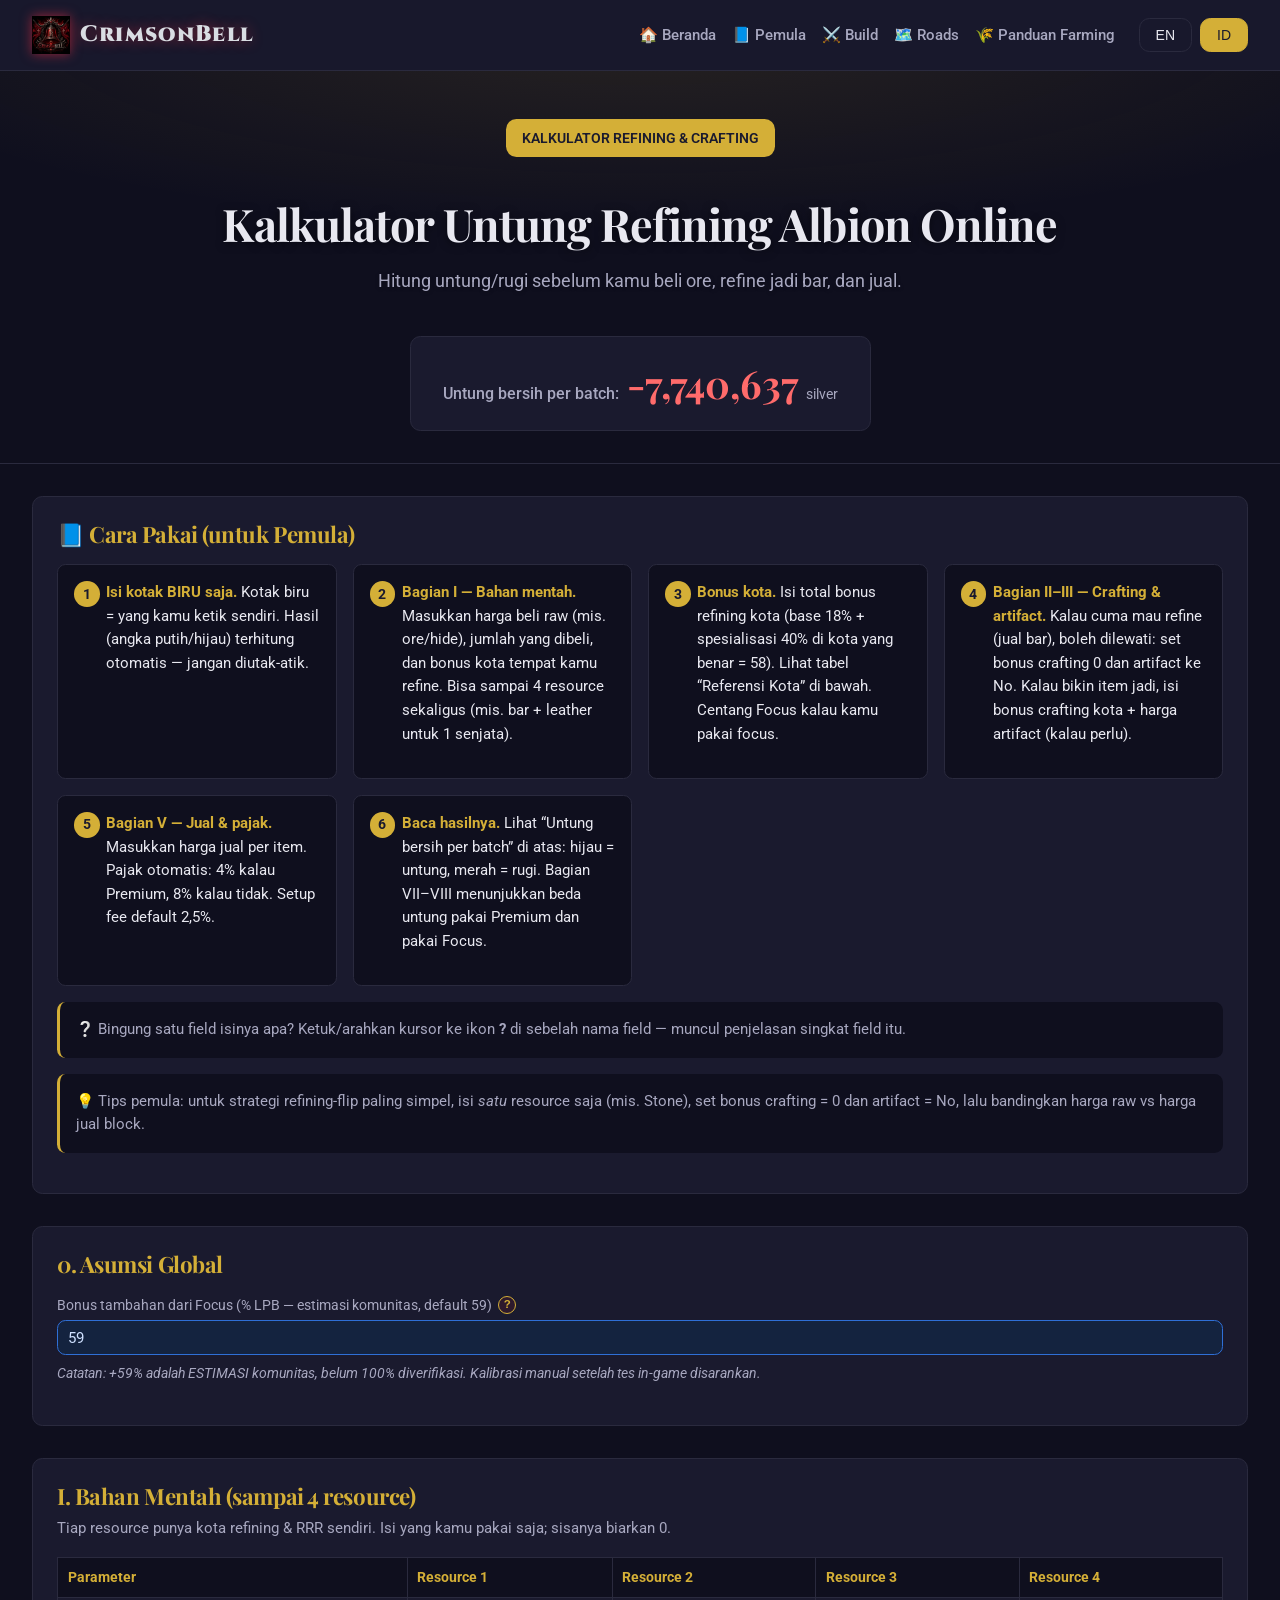
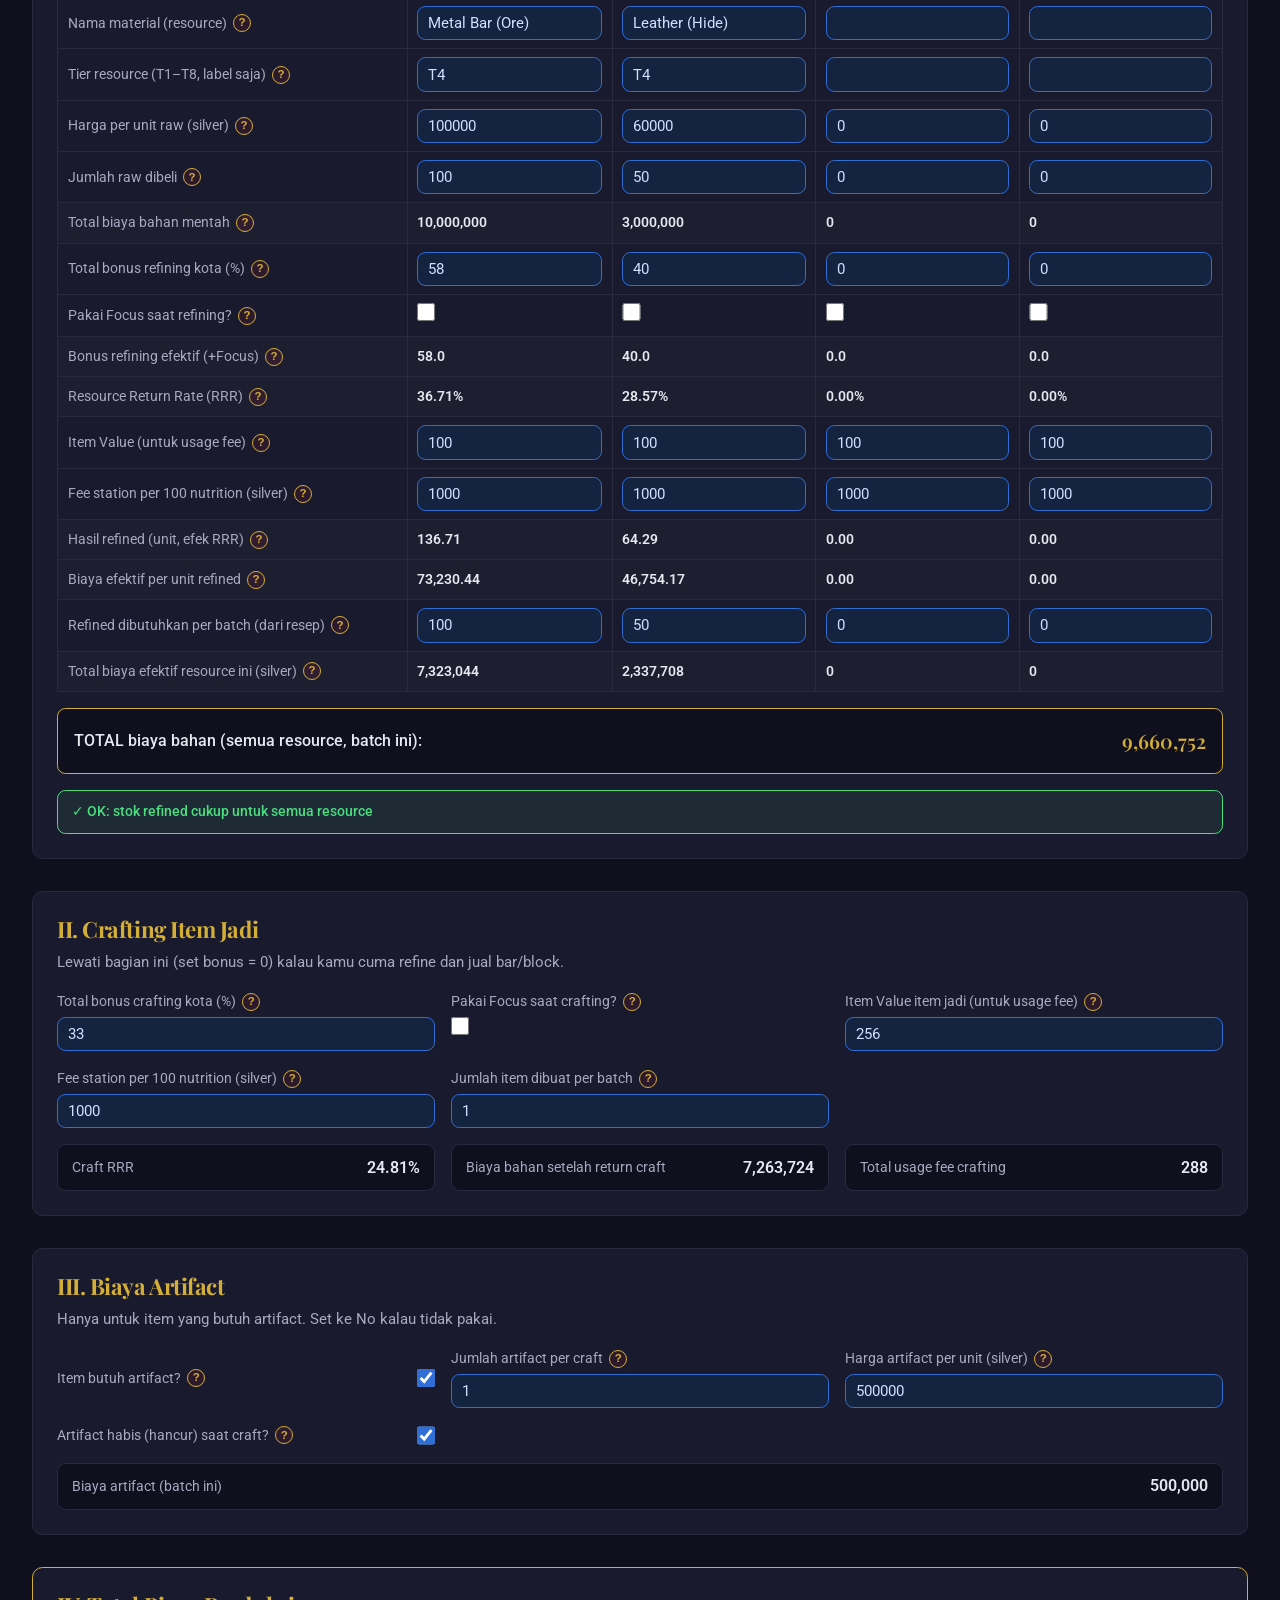
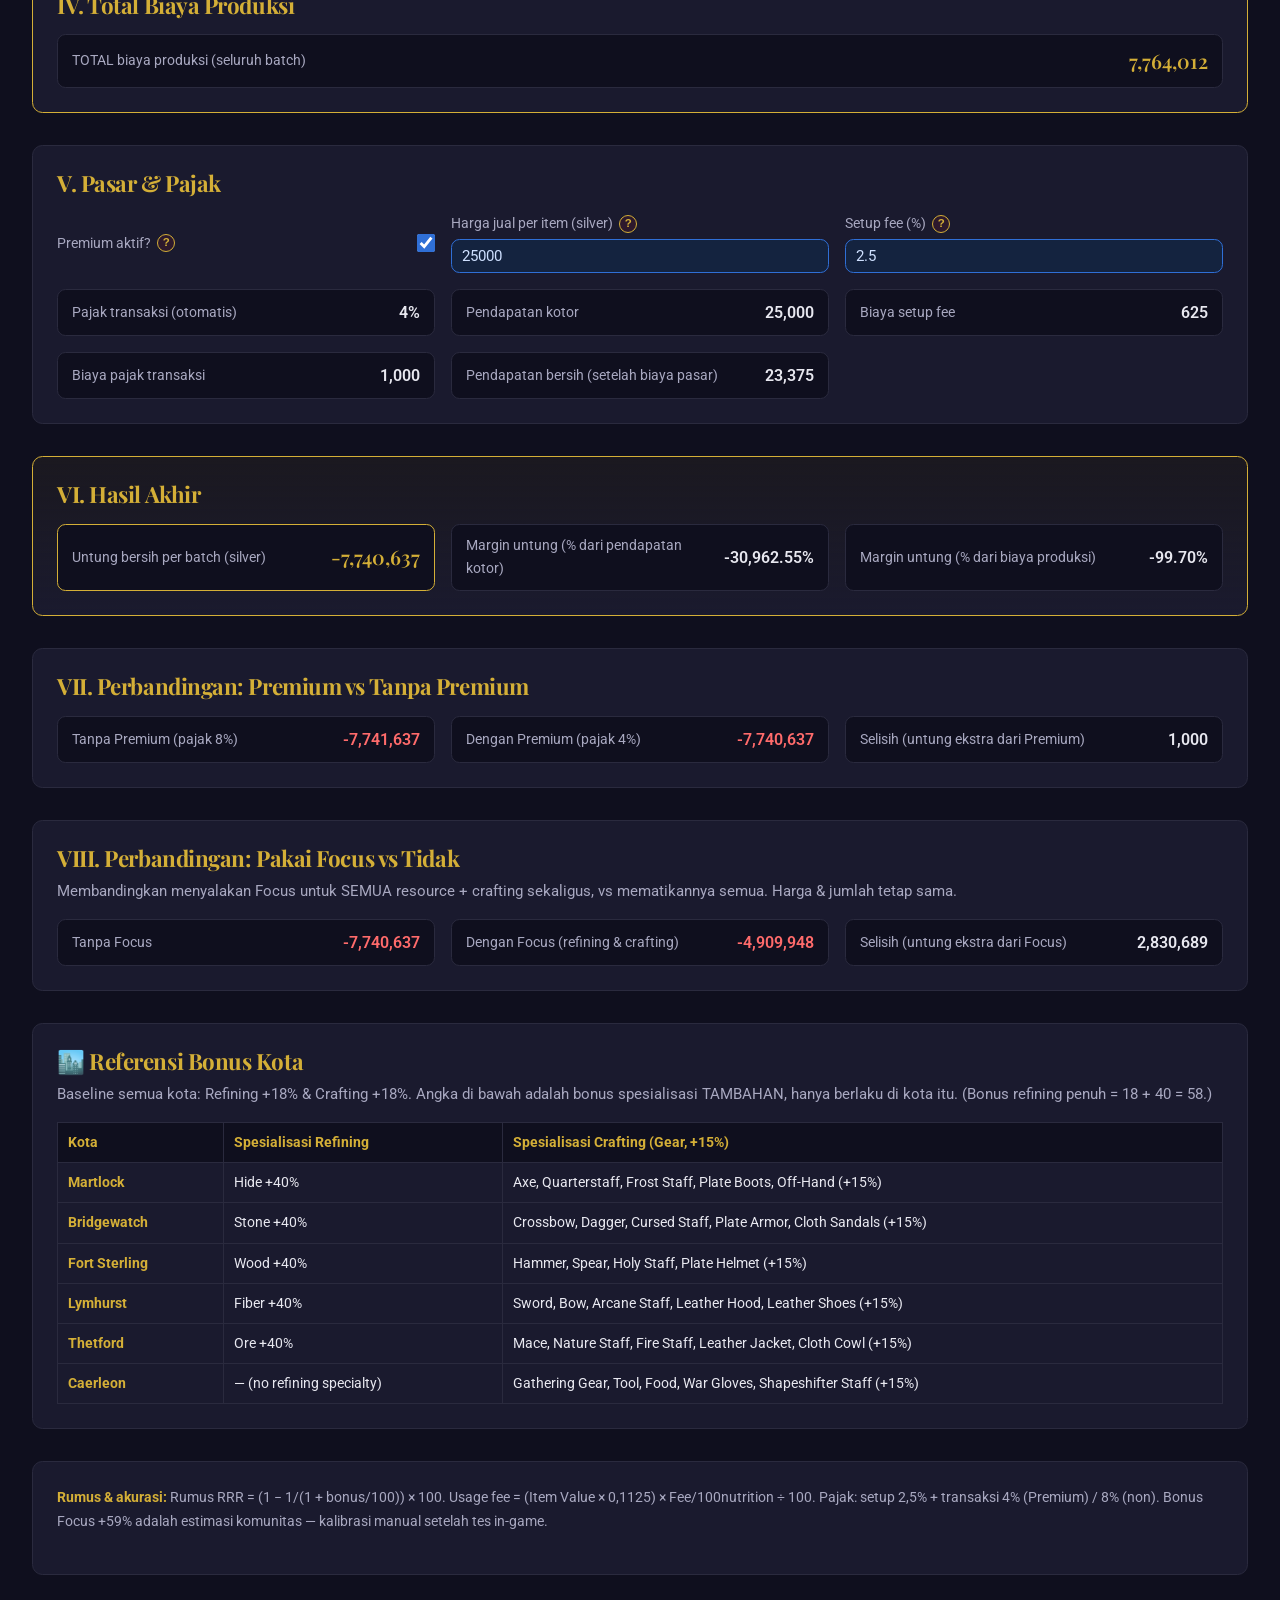
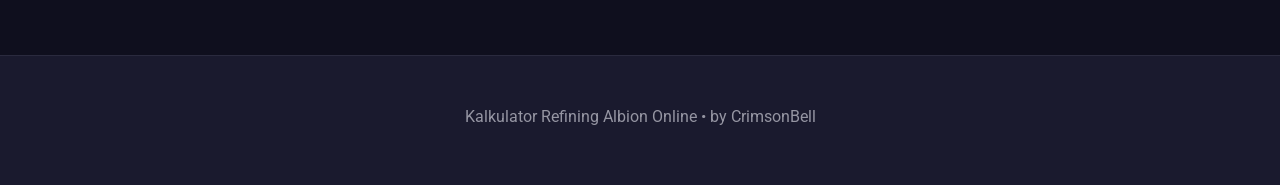
<file: calculator.html>
<!DOCTYPE html>
<html lang="id">
<head>
    <meta charset="UTF-8">
    <meta name="viewport" content="width=device-width, initial-scale=1.0, maximum-scale=1.0, user-scalable=no, viewport-fit=cover">
    <title>Refining Calculator — CrimsonBell</title>
    <meta name="description" content="Kalkulator profit refining & crafting Albion Online: hitung untung/rugi sebelum beli ore, refine jadi bar, dan jual — by CrimsonBell.">
    <link rel="canonical" href="https://crimsonbell.web.id/calculator.html">
    <meta name="theme-color" content="#08070b">
    <!-- Open Graph -->
    <meta property="og:type" content="website">
    <meta property="og:site_name" content="CrimsonBell">
    <meta property="og:title" content="Refining Calculator — CrimsonBell">
    <meta property="og:description" content="Hitung untung/rugi refining & crafting Albion Online sebelum beli ore. RRR, usage fee, pajak, Focus — akurat & gratis.">
    <meta property="og:url" content="https://crimsonbell.web.id/calculator.html">
    <meta property="og:image" content="https://crimsonbell.web.id/assets/og-image.jpg">
    <meta property="og:image:width" content="1200">
    <meta property="og:image:height" content="630">
    <!-- Twitter -->
    <meta name="twitter:card" content="summary_large_image">
    <meta name="twitter:title" content="Refining Calculator — CrimsonBell">
    <meta name="twitter:description" content="Hitung untung/rugi refining & crafting Albion Online sebelum beli ore. RRR, usage fee, pajak, Focus — akurat & gratis.">
    <meta name="twitter:image" content="https://crimsonbell.web.id/assets/og-image.jpg">
    <link rel="preconnect" href="https://fonts.googleapis.com">
    <link rel="preconnect" href="https://fonts.gstatic.com" crossorigin>
    <link href="https://fonts.googleapis.com/css2?family=Cinzel:wght@600;700;900&family=Playfair+Display:wght@700&family=Roboto:wght@400;500;700&display=swap" rel="stylesheet">
    <link rel="icon" href="assets/crimsonbell-mark.png">
    <link rel="stylesheet" href="styles.css">
    <link rel="stylesheet" href="landing.css">
    <link rel="stylesheet" href="calculator.css">
</head>
<body>
    <!-- Header -->
    <header class="sticky-header">
        <div class="container">
            <div class="header-content">
                <a href="index.html" class="logo-link">
                    <img src="assets/crimsonbell-mark.webp" alt="CrimsonBell" class="header-mark">
                    <span class="logo">CrimsonBell</span>
                </a>
                <nav class="calc-nav header-nav">
                    <a href="index.html" class="nav-link header-nav-link"
                       data-id="🏠 Beranda" data-en="🏠 Home">🏠 Beranda</a>
                    <a href="beginner.html" class="nav-link header-nav-link"
                       data-id="📘 Pemula" data-en="📘 Beginner">📘 Pemula</a>
                    <a href="builds.html" class="nav-link header-nav-link"
                       data-id="⚔️ Build" data-en="⚔️ Builds">⚔️ Build</a>
                    <a href="roa.html" class="nav-link header-nav-link"
                       data-id="🗺️ Roads" data-en="🗺️ Roads">🗺️ Roads</a>
                    <a href="farming.html" class="nav-link header-nav-link"
                       data-id="🌾 Panduan Farming" data-en="🌾 Farming Guide">🌾 Panduan Farming</a>
                </nav>
                <div class="language-switcher">
                    <button class="lang-btn" data-lang="en">EN</button>
                    <button class="lang-btn active" data-lang="id">ID</button>
                </div>
            </div>
        </div>
    </header>

    <!-- Hero -->
    <section class="calc-hero">
        <div class="container">
            <div class="hero-badge"
                 data-id="KALKULATOR REFINING & CRAFTING" data-en="REFINING & CRAFTING CALCULATOR">KALKULATOR REFINING & CRAFTING</div>
            <h1 class="hero-title"
                data-id="Kalkulator Untung Refining Albion Online"
                data-en="Albion Online Refining Profit Calculator">Kalkulator Untung Refining Albion Online</h1>
            <p class="hero-description"
               data-id="Hitung untung/rugi sebelum kamu beli ore, refine jadi bar, dan jual."
               data-en="Calculate profit/loss before you buy ore, refine into bars, and sell.">Hitung untung/rugi sebelum kamu beli ore, refine jadi bar, dan jual.</p>
            <div class="headline-profit-wrap">
                <span class="headline-profit-label"
                      data-id="Untung bersih per batch:" data-en="Net profit per batch:">Untung bersih per batch:</span>
                <span id="headlineProfit" class="headline-profit">0</span>
                <span class="silver-unit">silver</span>
            </div>
        </div>
    </section>

    <section class="calc-main">
        <div class="container">

        <!-- HOW TO USE -->
        <div class="section-block howto">
            <div class="section-header">
                <h2 data-id="📘 Cara Pakai (untuk Pemula)" data-en="📘 How to Use (for Beginners)">📘 Cara Pakai (untuk Pemula)</h2>
            </div>
            <div class="howto-grid">
                <div class="howto-card">
                    <div class="howto-num">1</div>
                    <p data-id="<strong>Isi kotak BIRU saja.</strong> Kotak biru = yang kamu ketik sendiri. Hasil (angka putih/hijau) terhitung otomatis — jangan diutak-atik."
                       data-en="<strong>Only fill the BLUE boxes.</strong> Blue = you type it. Results (white/green numbers) are auto-calculated — don't touch them."><strong>Isi kotak BIRU saja.</strong> Kotak biru = yang kamu ketik sendiri. Hasil terhitung otomatis.</p>
                </div>
                <div class="howto-card">
                    <div class="howto-num">2</div>
                    <p data-id="<strong>Bagian I — Bahan mentah.</strong> Masukkan harga beli raw (mis. ore/hide), jumlah yang dibeli, dan bonus kota tempat kamu refine. Bisa sampai 4 resource sekaligus (mis. bar + leather untuk 1 senjata)."
                       data-en="<strong>Section I — Raw materials.</strong> Enter raw buy price (e.g. ore/hide), quantity bought, and the refining city bonus. Up to 4 resources at once (e.g. bar + leather for one weapon)."><strong>Bagian I — Bahan mentah.</strong> Harga beli raw, jumlah dibeli, dan bonus kota. Sampai 4 resource sekaligus.</p>
                </div>
                <div class="howto-card">
                    <div class="howto-num">3</div>
                    <p data-id="<strong>Bonus kota.</strong> Isi total bonus refining kota (base 18% + spesialisasi 40% di kota yang benar = 58). Lihat tabel “Referensi Kota” di bawah. Centang Focus kalau kamu pakai focus."
                       data-en="<strong>City bonus.</strong> Enter the total refining bonus (base 18% + 40% specialty in the right city = 58). See the “City Reference” table below. Tick Focus if you use focus."><strong>Bonus kota.</strong> Base 18% + spesialisasi 40% = 58 di kota yang benar. Lihat tabel di bawah.</p>
                </div>
                <div class="howto-card">
                    <div class="howto-num">4</div>
                    <p data-id="<strong>Bagian II–III — Crafting & artifact.</strong> Kalau cuma mau refine (jual bar), boleh dilewati: set bonus crafting 0 dan artifact ke No. Kalau bikin item jadi, isi bonus crafting kota + harga artifact (kalau perlu)."
                       data-en="<strong>Section II–III — Crafting & artifact.</strong> If you only refine (sell bars), skip them: set craft bonus 0 and artifact to No. If you craft a finished item, fill the craft city bonus + artifact price (if needed)."><strong>Bagian II–III.</strong> Kalau cuma refine, lewati (bonus craft 0, artifact No). Kalau bikin item, isi bonus craft + artifact.</p>
                </div>
                <div class="howto-card">
                    <div class="howto-num">5</div>
                    <p data-id="<strong>Bagian V — Jual & pajak.</strong> Masukkan harga jual per item. Pajak otomatis: 4% kalau Premium, 8% kalau tidak. Setup fee default 2,5%."
                       data-en="<strong>Section V — Sell & tax.</strong> Enter sale price per item. Tax is automatic: 4% with Premium, 8% without. Setup fee default 2.5%."><strong>Bagian V — Jual & pajak.</strong> Harga jual per item. Pajak otomatis 4% (Premium) / 8% (non).</p>
                </div>
                <div class="howto-card">
                    <div class="howto-num">6</div>
                    <p data-id="<strong>Baca hasilnya.</strong> Lihat “Untung bersih per batch” di atas: hijau = untung, merah = rugi. Bagian VII–VIII menunjukkan beda untung pakai Premium dan pakai Focus."
                       data-en="<strong>Read the result.</strong> Check “Net profit per batch” at top: green = profit, red = loss. Sections VII–VIII show the profit difference from Premium and Focus."><strong>Baca hasilnya.</strong> “Untung bersih” di atas: hijau = untung, merah = rugi.</p>
                </div>
            </div>
            <p class="howto-note"
               data-id="❔ Bingung satu field isinya apa? Ketuk/arahkan kursor ke ikon <strong>?</strong> di sebelah nama field — muncul penjelasan singkat field itu."
               data-en="❔ Not sure what a field means? Tap or hover the <strong>?</strong> icon next to a field name — a short explanation will pop up.">❔ Bingung satu field isinya apa? Ketuk ikon <strong>?</strong> di sebelah nama field untuk penjelasan.</p>
            <p class="howto-note"
               data-id="💡 Tips pemula: untuk strategi refining-flip paling simpel, isi <em>satu</em> resource saja (mis. Stone), set bonus crafting = 0 dan artifact = No, lalu bandingkan harga raw vs harga jual block."
               data-en="💡 Beginner tip: for the simplest refining-flip, fill in just <em>one</em> resource (e.g. Stone), set craft bonus = 0 and artifact = No, then compare raw price vs block sell price.">💡 Tips pemula: untuk refining-flip paling simpel, isi satu resource saja, set bonus crafting = 0 dan artifact = No.</p>
        </div>

        <form id="calcForm" autocomplete="off">

        <!-- GLOBAL -->
        <div class="section-block">
            <div class="section-header">
                <h2 data-id="0. Asumsi Global" data-en="0. Global Assumptions">0. Asumsi Global</h2>
            </div>
            <div class="field-row">
                <label class="label-with-help"><span data-id="Bonus tambahan dari Focus (% LPB — estimasi komunitas, default 59)"
                       data-en="Focus bonus increase (% LPB — community estimate, default 59)">Bonus tambahan dari Focus (% LPB, default 59)</span><span class="help"><button type="button" class="help-btn" aria-label="?">?</button><span class="help-tip" data-id="Seberapa besar Focus menaikkan return rate. Default +59% (estimasi komunitas). Biarkan saja kalau ragu." data-en="How much Focus increases the return rate. Default +59% (community estimate). Leave as-is if unsure.">How much Focus boosts return rate (default +59%).</span></span></label>
                <input type="number" id="focusBonus" class="in-blue" value="59" step="any">
            </div>
            <p class="field-note"
               data-id="Catatan: +59% adalah ESTIMASI komunitas, belum 100% diverifikasi. Kalibrasi manual setelah tes in-game disarankan."
               data-en="Note: +59% is a COMMUNITY estimate, not 100% verified. Manual calibration after in-game testing is recommended.">Catatan: +59% adalah estimasi komunitas, belum 100% diverifikasi.</p>
        </div>

        <!-- SECTION I: RAW MATERIALS -->
        <div class="section-block">
            <div class="section-header">
                <h2 data-id="I. Bahan Mentah (sampai 4 resource)" data-en="I. Raw Materials (up to 4 resources)">I. Bahan Mentah (sampai 4 resource)</h2>
                <p data-id="Tiap resource punya kota refining & RRR sendiri. Isi yang kamu pakai saja; sisanya biarkan 0."
                   data-en="Each resource has its own refining city & RRR. Fill only the ones you use; leave the rest at 0.">Tiap resource punya kota & RRR sendiri. Isi yang dipakai saja.</p>
            </div>
            <div class="table-scroll">
            <table class="calc-table res-table">
                <thead>
                    <tr>
                        <th class="param-col" data-id="Parameter" data-en="Parameter">Parameter</th>
                        <th data-id="Resource 1" data-en="Resource 1">Resource 1</th>
                        <th data-id="Resource 2" data-en="Resource 2">Resource 2</th>
                        <th data-id="Resource 3" data-en="Resource 3">Resource 3</th>
                        <th data-id="Resource 4" data-en="Resource 4">Resource 4</th>
                    </tr>
                </thead>
                <tbody>
                    <tr>
                        <td class="param-col"><div class="param-cell"><span data-id="Nama material (resource)" data-en="Material name (resource)">Nama material (resource)</span><span class="help"><button type="button" class="help-btn" aria-label="?">?</button><span class="help-tip" data-id="Nama bahan yang kamu refine — cuma label biar gampang dibaca (mis. 'Metal Bar (Ore)'). Tidak memengaruhi perhitungan." data-en="Name of the material you refine — just a label for readability (e.g. 'Metal Bar (Ore)'). Does not affect the math.">Name of the material you refine — just a label.</span></span></div></td>
                        <td><input type="text" id="r1_name" class="in-blue" value="Metal Bar (Ore)"></td>
                        <td><input type="text" id="r2_name" class="in-blue" value="Leather (Hide)"></td>
                        <td><input type="text" id="r3_name" class="in-blue" value=""></td>
                        <td><input type="text" id="r4_name" class="in-blue" value=""></td>
                    </tr>
                    <tr>
                        <td class="param-col"><div class="param-cell"><span data-id="Tier resource (T1–T8, label saja)" data-en="Resource tier (T1–T8, label only)">Tier resource (label saja)</span><span class="help"><button type="button" class="help-btn" aria-label="?">?</button><span class="help-tip" data-id="Tier bahan (T1–T8) — cuma label/penanda, tidak ikut dihitung." data-en="Material tier (T1–T8) — label only, not used in the calculation.">Material tier — label only.</span></span></div></td>
                        <td><input type="text" id="r1_tier" class="in-blue" value="T4"></td>
                        <td><input type="text" id="r2_tier" class="in-blue" value="T4"></td>
                        <td><input type="text" id="r3_tier" class="in-blue" value=""></td>
                        <td><input type="text" id="r4_tier" class="in-blue" value=""></td>
                    </tr>
                    <tr>
                        <td class="param-col"><div class="param-cell"><span data-id="Harga per unit raw (silver)" data-en="Price per raw unit (silver)">Harga per unit raw (silver)</span><span class="help"><button type="button" class="help-btn" aria-label="?">?</button><span class="help-tip" data-id="Harga beli 1 unit bahan MENTAH di market (mis. 1 ore), dalam silver. Pakai harga market di game." data-en="Buy price of ONE raw unit (e.g. 1 ore) in silver. Use the in-game market price.">Buy price of one raw unit, in silver.</span></span></div></td>
                        <td><input type="number" id="r1_price" class="in-blue" value="100000" step="any"></td>
                        <td><input type="number" id="r2_price" class="in-blue" value="60000" step="any"></td>
                        <td><input type="number" id="r3_price" class="in-blue" value="0" step="any"></td>
                        <td><input type="number" id="r4_price" class="in-blue" value="0" step="any"></td>
                    </tr>
                    <tr>
                        <td class="param-col"><div class="param-cell"><span data-id="Jumlah raw dibeli" data-en="Quantity of raw bought">Jumlah raw dibeli</span><span class="help"><button type="button" class="help-btn" aria-label="?">?</button><span class="help-tip" data-id="Berapa banyak unit raw yang kamu beli untuk di-refine di batch ini." data-en="How many raw units you buy to refine in this batch.">How many raw units you buy this batch.</span></span></div></td>
                        <td><input type="number" id="r1_qty" class="in-blue" value="100" step="any"></td>
                        <td><input type="number" id="r2_qty" class="in-blue" value="50" step="any"></td>
                        <td><input type="number" id="r3_qty" class="in-blue" value="0" step="any"></td>
                        <td><input type="number" id="r4_qty" class="in-blue" value="0" step="any"></td>
                    </tr>
                    <tr class="out-row">
                        <td class="param-col"><div class="param-cell"><span data-id="Total biaya bahan mentah" data-en="Total raw material cost">Total biaya bahan mentah</span><span class="help"><button type="button" class="help-btn" aria-label="?">?</button><span class="help-tip" data-id="Hasil otomatis: harga raw × jumlah dibeli. Tidak perlu diisi." data-en="Auto-calculated: raw price × quantity bought. No need to fill.">Auto: raw price × quantity.</span></span></div></td>
                        <td><span id="r1_rawcost" class="out">0</span></td>
                        <td><span id="r2_rawcost" class="out">0</span></td>
                        <td><span id="r3_rawcost" class="out">0</span></td>
                        <td><span id="r4_rawcost" class="out">0</span></td>
                    </tr>
                    <tr>
                        <td class="param-col"><div class="param-cell"><span data-id="Total bonus refining kota (%)" data-en="TOTAL city refining bonus (%)">Total bonus refining kota (%)</span><span class="help"><button type="button" class="help-btn" aria-label="?">?</button><span class="help-tip" data-id="Total persen bonus refining di kotamu. Base 18% + spesialisasi 40% = 58 (kalau refine bahan yang pas dengan kota itu). Lihat tabel 'Referensi Kota' di bawah." data-en="Total refining bonus % at your city. Base 18% + 40% specialty = 58 (when refining that city's specialty material). See the 'City Reference' table below.">Total refining bonus %. Base 18% + 40% specialty = 58.</span></span></div></td>
                        <td><input type="number" id="r1_bonus" class="in-blue" value="58" step="any"></td>
                        <td><input type="number" id="r2_bonus" class="in-blue" value="40" step="any"></td>
                        <td><input type="number" id="r3_bonus" class="in-blue" value="0" step="any"></td>
                        <td><input type="number" id="r4_bonus" class="in-blue" value="0" step="any"></td>
                    </tr>
                    <tr>
                        <td class="param-col"><div class="param-cell"><span data-id="Pakai Focus saat refining?" data-en="Use Focus while refining?">Pakai Focus saat refining?</span><span class="help"><button type="button" class="help-btn" aria-label="?">?</button><span class="help-tip" data-id="Centang kalau kamu pakai Focus Point saat refining. Focus nambah return rate (default +59%), tapi Focus terbatas per hari." data-en="Tick if you spend Focus Points while refining. Focus boosts return rate (default +59%) but is limited per day.">Tick if you spend Focus while refining.</span></span></div></td>
                        <td><input type="checkbox" id="r1_focus" class="in-check"></td>
                        <td><input type="checkbox" id="r2_focus" class="in-check"></td>
                        <td><input type="checkbox" id="r3_focus" class="in-check"></td>
                        <td><input type="checkbox" id="r4_focus" class="in-check"></td>
                    </tr>
                    <tr class="out-row">
                        <td class="param-col"><div class="param-cell"><span data-id="Bonus refining efektif (+Focus)" data-en="Effective refining bonus (+Focus)">Bonus refining efektif (+Focus)</span><span class="help"><button type="button" class="help-btn" aria-label="?">?</button><span class="help-tip" data-id="Hasil otomatis: bonus kota + bonus Focus (kalau dicentang)." data-en="Auto-calculated: city bonus + Focus bonus (if ticked).">Auto: city bonus + Focus.</span></span></div></td>
                        <td><span id="r1_effbonus" class="out">0</span></td>
                        <td><span id="r2_effbonus" class="out">0</span></td>
                        <td><span id="r3_effbonus" class="out">0</span></td>
                        <td><span id="r4_effbonus" class="out">0</span></td>
                    </tr>
                    <tr class="out-row">
                        <td class="param-col"><div class="param-cell"><span data-id="Resource Return Rate (RRR)" data-en="Resource Return Rate (RRR)">Resource Return Rate (RRR)</span><span class="help"><button type="button" class="help-btn" aria-label="?">?</button><span class="help-tip" data-id="Hasil otomatis: persen bahan yang dikembalikan saat refine. Makin tinggi bonus, makin tinggi RRR = makin hemat." data-en="Auto-calculated: % of materials returned when refining. Higher bonus = higher RRR = cheaper.">Auto: % of materials returned.</span></span></div></td>
                        <td><span id="r1_rrr" class="out">0</span></td>
                        <td><span id="r2_rrr" class="out">0</span></td>
                        <td><span id="r3_rrr" class="out">0</span></td>
                        <td><span id="r4_rrr" class="out">0</span></td>
                    </tr>
                    <tr>
                        <td class="param-col"><div class="param-cell"><span data-id="Item Value (untuk usage fee)" data-en="Item Value (for usage fee)">Item Value (untuk usage fee)</span><span class="help"><button type="button" class="help-btn" aria-label="?">?</button><span class="help-tip" data-id="Item Value resmi Albion untuk bahan refined (dipakai hitung usage/station fee). Nilai bawaan game per tier — BUKAN harga market." data-en="Albion's official Item Value of the refined material (used for the station/usage fee). A fixed game value per tier — NOT the market price.">Albion's Item Value (for the station fee), not market price.</span></span></div></td>
                        <td><input type="number" id="r1_itemvalue" class="in-blue" value="100" step="any"></td>
                        <td><input type="number" id="r2_itemvalue" class="in-blue" value="100" step="any"></td>
                        <td><input type="number" id="r3_itemvalue" class="in-blue" value="100" step="any"></td>
                        <td><input type="number" id="r4_itemvalue" class="in-blue" value="100" step="any"></td>
                    </tr>
                    <tr>
                        <td class="param-col"><div class="param-cell"><span data-id="Fee station per 100 nutrition (silver)" data-en="Station fee per 100 nutrition (silver)">Fee station per 100 nutrition</span><span class="help"><button type="button" class="help-btn" aria-label="?">?</button><span class="help-tip" data-id="Tarif station refining yang dipasang pemilik gedung (silver per 100 nutrition). Lihat di gedung refining kota. Kota kerajaan biasanya ±400–1000." data-en="The refining station's fee set by its owner (silver per 100 nutrition). Check it on the refining building. Royal cities are usually ~400–1000.">Station fee per 100 nutrition (set by the owner).</span></span></div></td>
                        <td><input type="number" id="r1_fee" class="in-blue" value="1000" step="any"></td>
                        <td><input type="number" id="r2_fee" class="in-blue" value="1000" step="any"></td>
                        <td><input type="number" id="r3_fee" class="in-blue" value="1000" step="any"></td>
                        <td><input type="number" id="r4_fee" class="in-blue" value="1000" step="any"></td>
                    </tr>
                    <tr class="out-row">
                        <td class="param-col"><div class="param-cell"><span data-id="Hasil refined (unit, efek RRR)" data-en="Refined output (units, result of RRR)">Hasil refined (unit)</span><span class="help"><button type="button" class="help-btn" aria-label="?">?</button><span class="help-tip" data-id="Hasil otomatis: jumlah unit refined yang kamu dapat setelah RRR." data-en="Auto-calculated: refined units you get after RRR.">Auto: refined units after RRR.</span></span></div></td>
                        <td><span id="r1_output" class="out">0</span></td>
                        <td><span id="r2_output" class="out">0</span></td>
                        <td><span id="r3_output" class="out">0</span></td>
                        <td><span id="r4_output" class="out">0</span></td>
                    </tr>
                    <tr class="out-row">
                        <td class="param-col"><div class="param-cell"><span data-id="Biaya efektif per unit refined" data-en="Effective cost per unit refined">Biaya efektif per unit refined</span><span class="help"><button type="button" class="help-btn" aria-label="?">?</button><span class="help-tip" data-id="Hasil otomatis: biaya nyata per 1 unit refined setelah return & fee." data-en="Auto-calculated: real cost per refined unit after return & fee.">Auto: real cost per refined unit.</span></span></div></td>
                        <td><span id="r1_effcost" class="out">0</span></td>
                        <td><span id="r2_effcost" class="out">0</span></td>
                        <td><span id="r3_effcost" class="out">0</span></td>
                        <td><span id="r4_effcost" class="out">0</span></td>
                    </tr>
                    <tr>
                        <td class="param-col"><div class="param-cell"><span data-id="Refined dibutuhkan per batch (dari resep)" data-en="Refined units needed per batch (from recipe)">Refined dibutuhkan per batch</span><span class="help"><button type="button" class="help-btn" aria-label="?">?</button><span class="help-tip" data-id="Berapa unit bahan refined yang dibutuhkan resep untuk batch ini (mis. 1 senjata butuh 8 bar T4 × jumlah item)." data-en="How many refined units the recipe needs for this batch (e.g. one weapon needs 8 T4 bars × number of items).">Refined units the recipe needs this batch.</span></span></div></td>
                        <td><input type="number" id="r1_needed" class="in-blue" value="100" step="any"></td>
                        <td><input type="number" id="r2_needed" class="in-blue" value="50" step="any"></td>
                        <td><input type="number" id="r3_needed" class="in-blue" value="0" step="any"></td>
                        <td><input type="number" id="r4_needed" class="in-blue" value="0" step="any"></td>
                    </tr>
                    <tr class="out-row">
                        <td class="param-col"><div class="param-cell"><span data-id="Total biaya efektif resource ini (silver)" data-en="Total effective cost of this resource (silver)">Total biaya efektif resource ini</span><span class="help"><button type="button" class="help-btn" aria-label="?">?</button><span class="help-tip" data-id="Hasil otomatis: biaya total resource ini sesuai jumlah yang dibutuhkan resep." data-en="Auto-calculated: total cost of this resource for the amount the recipe needs.">Auto: total cost for the recipe amount.</span></span></div></td>
                        <td><span id="r1_totalcost" class="out">0</span></td>
                        <td><span id="r2_totalcost" class="out">0</span></td>
                        <td><span id="r3_totalcost" class="out">0</span></td>
                        <td><span id="r4_totalcost" class="out">0</span></td>
                    </tr>
                </tbody>
            </table>
            </div>
            <div class="total-line">
                <span data-id="TOTAL biaya bahan (semua resource, batch ini):" data-en="TOTAL material cost (all resources, this batch):">TOTAL biaya bahan (semua resource):</span>
                <span id="out_totalRawMaterialCost" class="out big">0</span>
            </div>
            <div id="out_warning" class="calc-warning ok"></div>
        </div>

        <!-- SECTION II: CRAFTING -->
        <div class="section-block">
            <div class="section-header">
                <h2 data-id="II. Crafting Item Jadi" data-en="II. Crafting the Finished Item">II. Crafting Item Jadi</h2>
                <p data-id="Lewati bagian ini (set bonus = 0) kalau kamu cuma refine dan jual bar/block."
                   data-en="Skip this (set bonus = 0) if you only refine and sell bars/blocks.">Lewati (bonus = 0) kalau kamu cuma refine & jual bar.</p>
            </div>
            <div class="field-grid">
                <div class="field-row">
                    <label class="label-with-help"><span data-id="Total bonus crafting kota (%)" data-en="TOTAL city crafting bonus (%)">Total bonus crafting kota (%)</span><span class="help"><button type="button" class="help-btn" aria-label="?">?</button><span class="help-tip" data-id="Total persen bonus crafting kota: base 18% + spesialisasi 15% = 33 (kalau craft item yang pas dengan kota). Isi 0 kalau kamu cuma refine & jual bar." data-en="Total crafting bonus %: base 18% + 15% specialty = 33 (crafting that city's specialty item). Set 0 if you only refine and sell bars.">Total crafting bonus %. Base 18% + 15% = 33. Set 0 if refining only.</span></span></label>
                    <input type="number" id="craft_bonus" class="in-blue" value="33" step="any">
                </div>
                <div class="field-row">
                    <label class="label-with-help"><span data-id="Pakai Focus saat crafting?" data-en="Use Focus while crafting?">Pakai Focus saat crafting?</span><span class="help"><button type="button" class="help-btn" aria-label="?">?</button><span class="help-tip" data-id="Centang kalau kamu pakai Focus saat crafting item jadi." data-en="Tick if you use Focus while crafting the finished item.">Tick if you use Focus while crafting.</span></span></label>
                    <input type="checkbox" id="craft_focus" class="in-check">
                </div>
                <div class="field-row">
                    <label class="label-with-help"><span data-id="Item Value item jadi (untuk usage fee)" data-en="Item Value of finished item (usage fee)">Item Value item jadi</span><span class="help"><button type="button" class="help-btn" aria-label="?">?</button><span class="help-tip" data-id="Item Value resmi item jadi (buat usage fee crafting). Nilai bawaan game, bukan harga jual." data-en="Official Item Value of the finished item (for the crafting usage fee). A game value, not the sell price.">Official Item Value of the finished item, not its sell price.</span></span></label>
                    <input type="number" id="craft_itemvalue" class="in-blue" value="256" step="any">
                </div>
                <div class="field-row">
                    <label class="label-with-help"><span data-id="Fee station per 100 nutrition (silver)" data-en="Station fee per 100 nutrition (silver)">Fee station per 100 nutrition</span><span class="help"><button type="button" class="help-btn" aria-label="?">?</button><span class="help-tip" data-id="Tarif station crafting (silver per 100 nutrition) yang dipasang pemilik gedung." data-en="The crafting station's fee (silver per 100 nutrition) set by the building owner.">Crafting station fee per 100 nutrition.</span></span></label>
                    <input type="number" id="craft_fee" class="in-blue" value="1000" step="any">
                </div>
                <div class="field-row">
                    <label class="label-with-help"><span data-id="Jumlah item dibuat per batch" data-en="Number of items crafted per batch">Jumlah item dibuat per batch</span><span class="help"><button type="button" class="help-btn" aria-label="?">?</button><span class="help-tip" data-id="Berapa item jadi yang kamu craft dalam batch ini." data-en="How many finished items you craft in this batch.">How many finished items you craft this batch.</span></span></label>
                    <input type="number" id="craft_numitems" class="in-blue" value="1" step="any">
                </div>
            </div>
            <div class="out-grid">
                <div><span data-id="Craft RRR" data-en="Craft RRR">Craft RRR</span><span id="out_craftRRR" class="out">0</span></div>
                <div><span data-id="Biaya bahan setelah return craft" data-en="Material cost after craft return">Biaya bahan setelah return craft</span><span id="out_matCostAfterCraft" class="out">0</span></div>
                <div><span data-id="Total usage fee crafting" data-en="Total crafting usage fee">Total usage fee crafting</span><span id="out_craftUsageFee" class="out">0</span></div>
            </div>
        </div>

        <!-- SECTION III: ARTIFACT -->
        <div class="section-block">
            <div class="section-header">
                <h2 data-id="III. Biaya Artifact" data-en="III. Artifact Cost">III. Biaya Artifact</h2>
                <p data-id="Hanya untuk item yang butuh artifact. Set ke No kalau tidak pakai."
                   data-en="Only for items requiring an artifact. Set to No if not used.">Hanya untuk item yang butuh artifact. Set No kalau tidak pakai.</p>
            </div>
            <div class="field-grid">
                <div class="field-row check-row">
                    <label class="label-with-help"><span data-id="Item butuh artifact?" data-en="Does this item require an artifact?">Item butuh artifact?</span><span class="help"><button type="button" class="help-btn" aria-label="?">?</button><span class="help-tip" data-id="Centang kalau item ini butuh artifact (mis. senjata artifact). Hilangkan centang kalau tidak." data-en="Tick if this item needs an artifact (e.g. artifact weapons). Untick if not.">Tick if this item needs an artifact.</span></span></label>
                    <input type="checkbox" id="art_required" class="in-check" checked>
                </div>
                <div class="field-row">
                    <label class="label-with-help"><span data-id="Jumlah artifact per craft" data-en="Artifacts required per craft">Jumlah artifact per craft</span><span class="help"><button type="button" class="help-btn" aria-label="?">?</button><span class="help-tip" data-id="Berapa artifact yang dibutuhkan untuk membuat 1 item." data-en="How many artifacts are needed to craft one item.">Artifacts needed to craft one item.</span></span></label>
                    <input type="number" id="art_count" class="in-blue" value="1" step="any">
                </div>
                <div class="field-row">
                    <label class="label-with-help"><span data-id="Harga artifact per unit (silver)" data-en="Artifact price per unit (silver)">Harga artifact per unit (silver)</span><span class="help"><button type="button" class="help-btn" aria-label="?">?</button><span class="help-tip" data-id="Harga beli 1 artifact di market (silver)." data-en="Buy price of one artifact in silver.">Buy price of one artifact, in silver.</span></span></label>
                    <input type="number" id="art_price" class="in-blue" value="500000" step="any">
                </div>
                <div class="field-row check-row">
                    <label class="label-with-help"><span data-id="Artifact habis (hancur) saat craft?" data-en="Is the artifact consumed on craft?">Artifact habis saat craft?</span><span class="help"><button type="button" class="help-btn" aria-label="?">?</button><span class="help-tip" data-id="Centang kalau artifact terpakai/hilang tiap craft (umumnya iya)." data-en="Tick if the artifact is consumed each craft (usually yes).">Tick if the artifact is consumed each craft.</span></span></label>
                    <input type="checkbox" id="art_consumed" class="in-check" checked>
                </div>
            </div>
            <div class="out-grid">
                <div><span data-id="Biaya artifact (batch ini)" data-en="Artifact cost (this batch)">Biaya artifact (batch ini)</span><span id="out_artifactCost" class="out">0</span></div>
            </div>
        </div>

        <!-- SECTION IV: TOTAL PRODUCTION COST -->
        <div class="section-block highlight-block">
            <div class="section-header">
                <h2 data-id="IV. Total Biaya Produksi" data-en="IV. Total Production Cost">IV. Total Biaya Produksi</h2>
            </div>
            <div class="out-grid">
                <div><span data-id="TOTAL biaya produksi (seluruh batch)" data-en="TOTAL production cost (whole batch)">TOTAL biaya produksi (batch)</span><span id="out_totalProductionCost" class="out big">0</span></div>
            </div>
        </div>

        <!-- SECTION V: MARKET & TAX -->
        <div class="section-block">
            <div class="section-header">
                <h2 data-id="V. Pasar & Pajak" data-en="V. Market & Tax">V. Pasar & Pajak</h2>
            </div>
            <div class="field-grid">
                <div class="field-row check-row">
                    <label class="label-with-help"><span data-id="Premium aktif?" data-en="Premium active?">Premium aktif?</span><span class="help"><button type="button" class="help-btn" aria-label="?">?</button><span class="help-tip" data-id="Centang kalau akunmu Premium. Premium = pajak transaksi 4%; tanpa Premium = 8%." data-en="Tick if your account has Premium. Premium = 4% sales tax; without = 8%.">Premium = 4% tax; without = 8%.</span></span></label>
                    <input type="checkbox" id="mkt_premium" class="in-check" checked>
                </div>
                <div class="field-row">
                    <label class="label-with-help"><span data-id="Harga jual per item (silver)" data-en="Sale price per item (silver)">Harga jual per item (silver)</span><span class="help"><button type="button" class="help-btn" aria-label="?">?</button><span class="help-tip" data-id="Harga jual 1 item jadi/bar di market (silver). Pakai harga 'sell order' yang realistis." data-en="Sell price of one finished item/bar in silver. Use a realistic sell-order price.">Sell price of one item/bar, in silver.</span></span></label>
                    <input type="number" id="mkt_saleprice" class="in-blue" value="25000" step="any">
                </div>
                <div class="field-row">
                    <label class="label-with-help"><span data-id="Setup fee (%)" data-en="Setup fee (%)">Setup fee (%)</span><span class="help"><button type="button" class="help-btn" aria-label="?">?</button><span class="help-tip" data-id="Biaya pasang sell order di market, default 2,5% dari harga jual." data-en="Cost to list a sell order, default 2.5% of the sale price.">Listing fee, default 2.5% of sale price.</span></span></label>
                    <input type="number" id="mkt_setupfee" class="in-blue" value="2.5" step="any">
                </div>
            </div>
            <div class="out-grid">
                <div><span data-id="Pajak transaksi (otomatis)" data-en="Transaction tax (automatic)">Pajak transaksi (otomatis)</span><span id="out_taxPercent" class="out">0</span></div>
                <div><span data-id="Pendapatan kotor" data-en="Gross revenue">Pendapatan kotor</span><span id="out_gross" class="out">0</span></div>
                <div><span data-id="Biaya setup fee" data-en="Setup fee cost">Biaya setup fee</span><span id="out_setupCost" class="out">0</span></div>
                <div><span data-id="Biaya pajak transaksi" data-en="Transaction tax cost">Biaya pajak transaksi</span><span id="out_taxCost" class="out">0</span></div>
                <div><span data-id="Pendapatan bersih (setelah biaya pasar)" data-en="Net revenue (after market costs)">Pendapatan bersih</span><span id="out_netRevenue" class="out">0</span></div>
            </div>
        </div>

        <!-- SECTION VI: FINAL RESULTS -->
        <div class="section-block result-block">
            <div class="section-header">
                <h2 data-id="VI. Hasil Akhir" data-en="VI. Final Results">VI. Hasil Akhir</h2>
            </div>
            <div class="out-grid">
                <div class="big-result"><span data-id="Untung bersih per batch (silver)" data-en="Net Profit per batch (silver)">Untung bersih per batch</span><span id="out_netProfit" class="out big">0</span></div>
                <div><span data-id="Margin untung (% dari pendapatan kotor)" data-en="Profit Margin (% of gross revenue)">Margin (% dari kotor)</span><span id="out_marginGross" class="out">0</span></div>
                <div><span data-id="Margin untung (% dari biaya produksi)" data-en="Profit Margin (% of production cost)">Margin (% dari biaya)</span><span id="out_marginCost" class="out">0</span></div>
            </div>
        </div>

        <!-- SECTION VII: PREMIUM vs NO PREMIUM -->
        <div class="section-block">
            <div class="section-header">
                <h2 data-id="VII. Perbandingan: Premium vs Tanpa Premium" data-en="VII. Comparison: Premium vs No Premium">VII. Premium vs Tanpa Premium</h2>
            </div>
            <div class="out-grid">
                <div><span data-id="Tanpa Premium (pajak 8%)" data-en="No Premium (8% tax)">Tanpa Premium (pajak 8%)</span><span id="out_profitNoPrem" class="out">0</span></div>
                <div><span data-id="Dengan Premium (pajak 4%)" data-en="With Premium (4% tax)">Dengan Premium (pajak 4%)</span><span id="out_profitPrem" class="out">0</span></div>
                <div><span data-id="Selisih (untung ekstra dari Premium)" data-en="Difference (extra profit from Premium)">Selisih (ekstra dari Premium)</span><span id="out_premDiff" class="out">0</span></div>
            </div>
        </div>

        <!-- SECTION VIII: FOCUS vs NO FOCUS -->
        <div class="section-block">
            <div class="section-header">
                <h2 data-id="VIII. Perbandingan: Pakai Focus vs Tidak" data-en="VIII. Comparison: Using Focus vs Not">VIII. Pakai Focus vs Tidak</h2>
                <p data-id="Membandingkan menyalakan Focus untuk SEMUA resource + crafting sekaligus, vs mematikannya semua. Harga & jumlah tetap sama."
                   data-en="Compares turning Focus on for ALL resources + crafting at once, vs off for all. Price & quantity stay the same.">Menyalakan Focus untuk semua resource + crafting, vs mematikan semua.</p>
            </div>
            <div class="out-grid">
                <div><span data-id="Tanpa Focus" data-en="No Focus">Tanpa Focus</span><span id="out_profitNoFocus" class="out">0</span></div>
                <div><span data-id="Dengan Focus (refining & crafting)" data-en="With Focus (refining & crafting)">Dengan Focus</span><span id="out_profitWithFocus" class="out">0</span></div>
                <div><span data-id="Selisih (untung ekstra dari Focus)" data-en="Difference (extra profit from Focus)">Selisih (ekstra dari Focus)</span><span id="out_focusDiff" class="out">0</span></div>
            </div>
        </div>

        </form>

        <!-- CITY REFERENCE -->
        <div class="section-block">
            <div class="section-header">
                <h2 data-id="🏙️ Referensi Bonus Kota" data-en="🏙️ City Bonus Reference">🏙️ Referensi Bonus Kota</h2>
                <p data-id="Baseline semua kota: Refining +18% & Crafting +18%. Angka di bawah adalah bonus spesialisasi TAMBAHAN, hanya berlaku di kota itu. (Bonus refining penuh = 18 + 40 = 58.)"
                   data-en="Baseline for all cities: Refining +18% & Crafting +18%. Numbers below are the ADDITIONAL specialty bonus, only at that city. (Full refining bonus = 18 + 40 = 58.)">Baseline semua kota: Refining +18% & Crafting +18%. Angka di bawah = bonus spesialisasi tambahan.</p>
            </div>
            <div class="table-scroll">
                <table class="calc-table city-table">
                    <thead>
                        <tr>
                            <th data-id="Kota" data-en="City">Kota</th>
                            <th data-id="Spesialisasi Refining" data-en="Refining Specialty">Spesialisasi Refining</th>
                            <th data-id="Spesialisasi Crafting (Gear, +15%)" data-en="Crafting Specialty (Gear, +15%)">Spesialisasi Crafting (+15%)</th>
                        </tr>
                    </thead>
                    <tbody id="cityRefBody"></tbody>
                </table>
            </div>
        </div>

        <!-- ACCURACY NOTE -->
        <div class="section-block accuracy-note">
            <p data-id="<strong>Rumus & akurasi:</strong> Rumus RRR = (1 − 1/(1 + bonus/100)) × 100. Usage fee = (Item Value × 0,1125) × Fee/100nutrition ÷ 100. Pajak: setup 2,5% + transaksi 4% (Premium) / 8% (non). Bonus Focus +59% adalah estimasi komunitas — kalibrasi manual setelah tes in-game."
               data-en="<strong>Formulas & accuracy:</strong> RRR = (1 − 1/(1 + bonus/100)) × 100. Usage fee = (Item Value × 0.1125) × Fee/100nutrition ÷ 100. Tax: setup 2.5% + transaction 4% (Premium) / 8% (non). The +59% Focus bonus is a community estimate — calibrate manually after in-game testing.">Rumus RRR = (1 − 1/(1 + bonus/100)) × 100. Usage fee = (Item Value × 0,1125) × Fee/100nutrition ÷ 100.</p>
        </div>

        </div>
    </section>

    <footer class="footer">
        <div class="container">
            <p data-id="Kalkulator Refining Albion Online • by CrimsonBell"
               data-en="Albion Online Refining Calculator • by CrimsonBell">Albion Online Refining Calculator • by CrimsonBell</p>
        </div>
    </footer>

    <script src="calculator.js"></script>
</body>
</html>
</file>
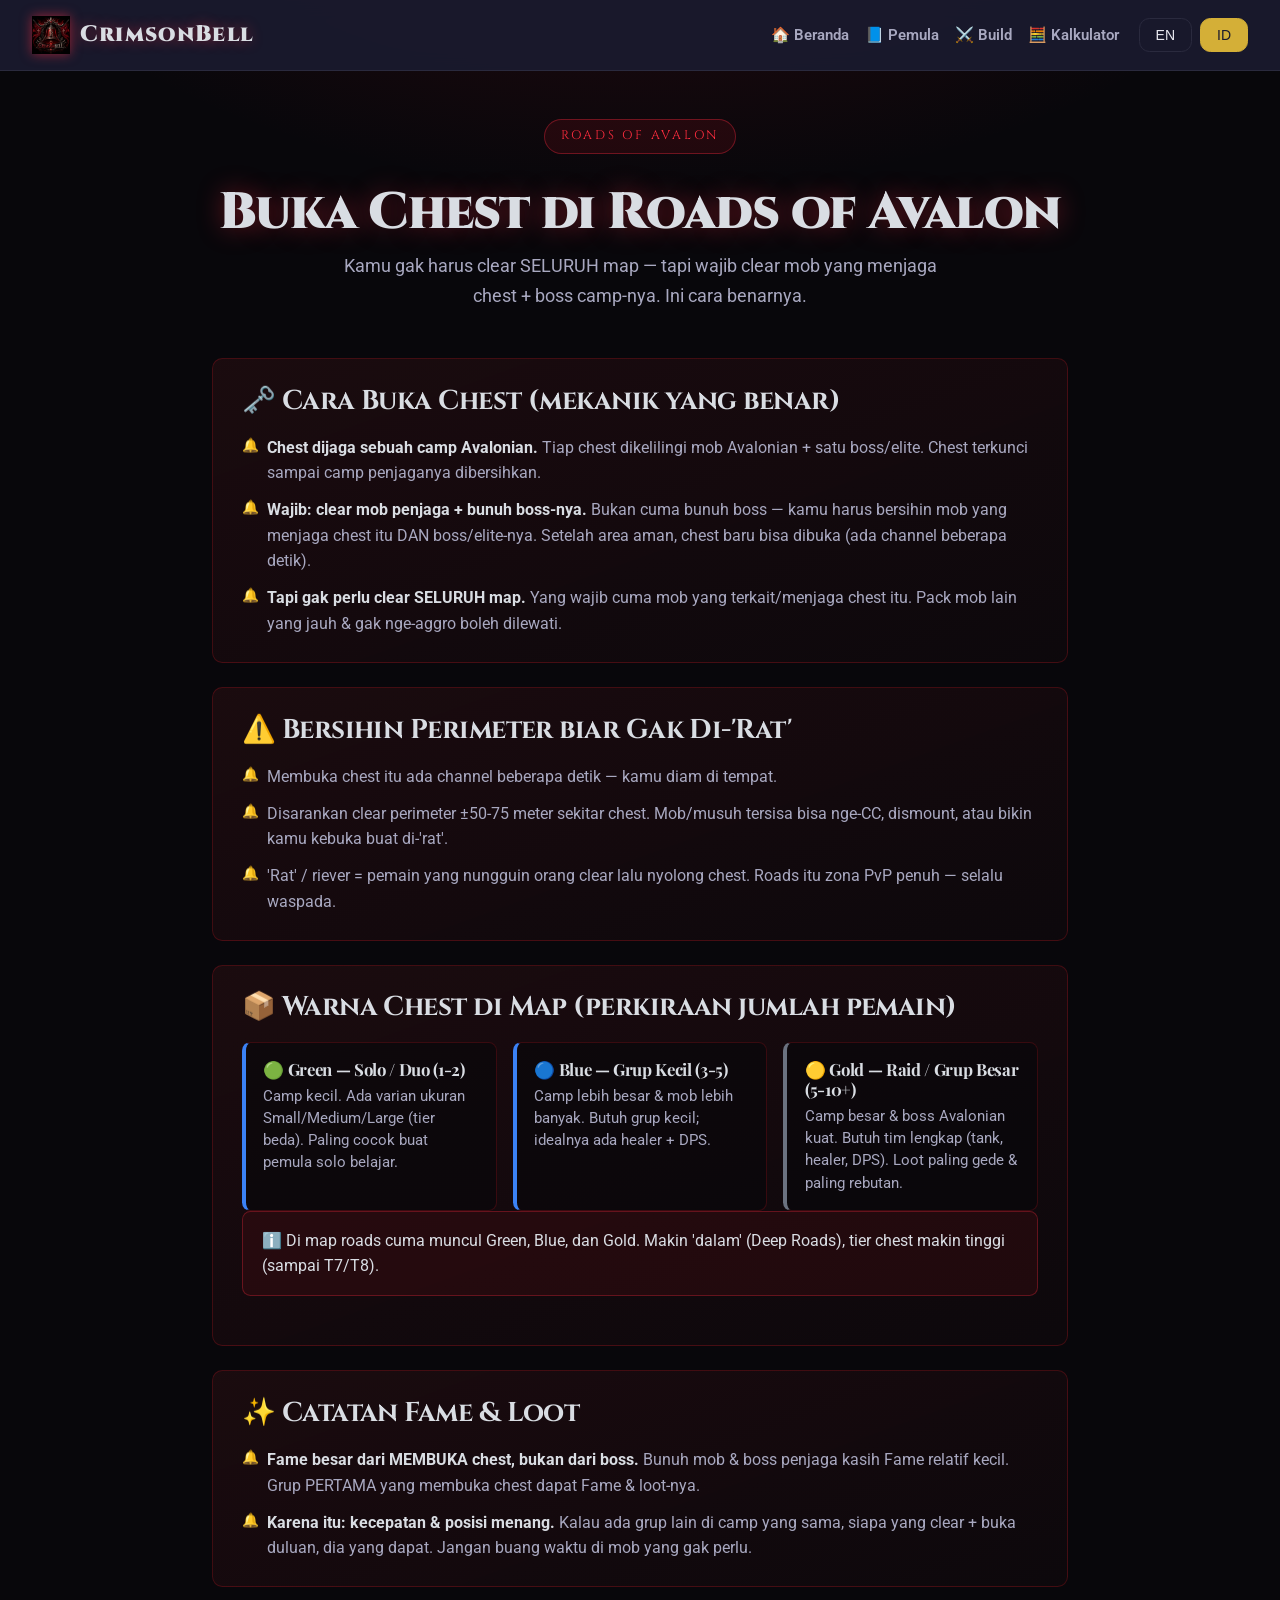
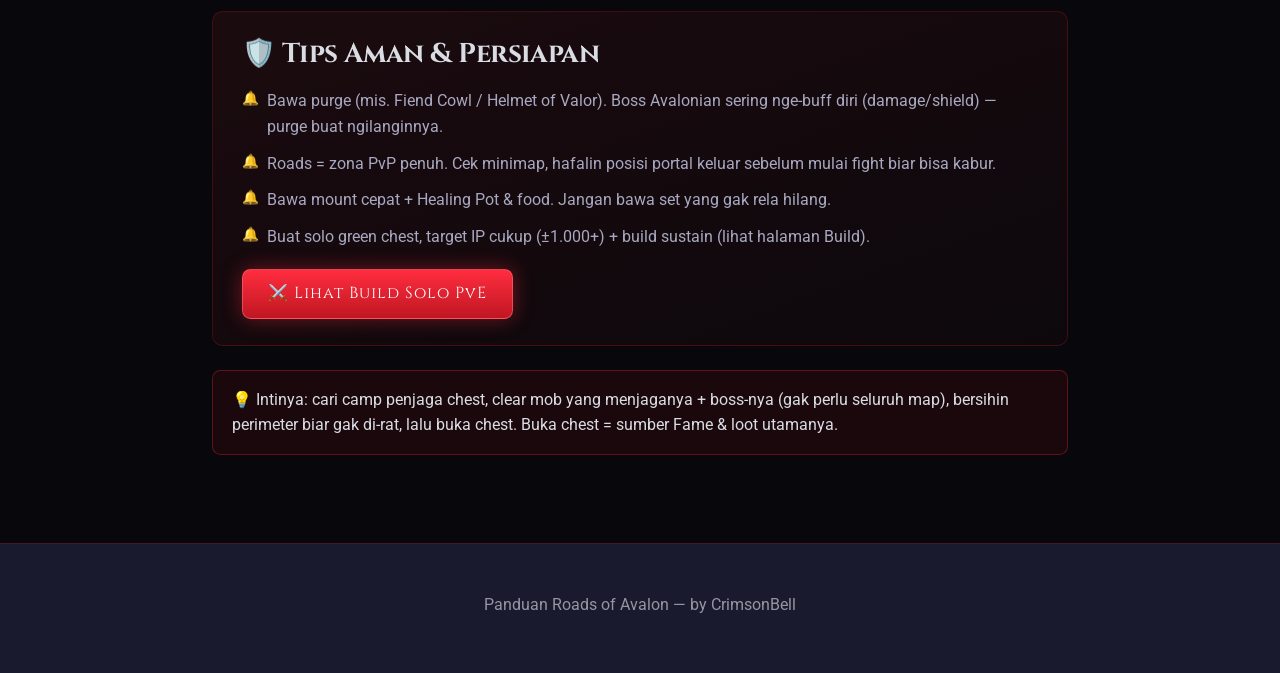
<file: roa.html>
<!DOCTYPE html>
<html lang="id">
<head>
    <meta charset="UTF-8">
    <meta name="viewport" content="width=device-width, initial-scale=1.0, maximum-scale=1.0, user-scalable=no, viewport-fit=cover">
    <title>Roads of Avalon — Chest Guide — CrimsonBell</title>
    <meta name="description" content="Cara buka chest Roads of Avalon: clear mob penjaga + boss camp (gak harus seluruh map), bersihin perimeter biar gak di-rat, beda chest Green/Blue/Gold — by CrimsonBell.">
    <link rel="canonical" href="https://crimsonbell.web.id/roa.html">
    <meta name="theme-color" content="#08070b">
    <!-- Open Graph -->
    <meta property="og:type" content="website">
    <meta property="og:site_name" content="CrimsonBell">
    <meta property="og:title" content="Roads of Avalon — Chest Guide — CrimsonBell">
    <meta property="og:description" content="Clear mob penjaga + boss camp buat buka chest (gak harus clear seluruh map). Beda chest Green/Blue/Gold + tips anti-rat di Roads of Avalon.">
    <meta property="og:url" content="https://crimsonbell.web.id/roa.html">
    <meta property="og:image" content="https://crimsonbell.web.id/assets/og-image.jpg">
    <meta property="og:image:width" content="1200">
    <meta property="og:image:height" content="630">
    <!-- Twitter -->
    <meta name="twitter:card" content="summary_large_image">
    <meta name="twitter:title" content="Roads of Avalon — Chest Guide — CrimsonBell">
    <meta name="twitter:description" content="Clear mob penjaga + boss camp buat buka chest (gak harus clear seluruh map). Beda chest Green/Blue/Gold + tips anti-rat di Roads of Avalon.">
    <meta name="twitter:image" content="https://crimsonbell.web.id/assets/og-image.jpg">
    <link rel="preconnect" href="https://fonts.googleapis.com">
    <link rel="preconnect" href="https://fonts.gstatic.com" crossorigin>
    <link href="https://fonts.googleapis.com/css2?family=Cinzel:wght@600;700;900&family=Playfair+Display:wght@700&family=Roboto:wght@400;500;700&display=swap" rel="stylesheet">
    <link rel="icon" href="assets/crimsonbell-mark.png">
    <link rel="stylesheet" href="styles.css">
    <link rel="stylesheet" href="landing.css">
    <link rel="stylesheet" href="guide.css">
</head>
<body class="landing-body">
    <!-- Header -->
    <header class="sticky-header">
        <div class="container">
            <div class="header-content">
                <a href="index.html" class="logo-link">
                    <img src="assets/crimsonbell-mark.webp" alt="CrimsonBell" class="header-mark">
                    <span class="logo">CrimsonBell</span>
                </a>
                <nav class="header-nav">
                    <a href="index.html" class="header-nav-link"
                       data-id="🏠 Beranda" data-en="🏠 Home">🏠 Beranda</a>
                    <a href="beginner.html" class="header-nav-link"
                       data-id="📘 Pemula" data-en="📘 Beginner">📘 Pemula</a>
                    <a href="builds.html" class="header-nav-link"
                       data-id="⚔️ Build" data-en="⚔️ Builds">⚔️ Build</a>
                    <a href="calculator.html" class="header-nav-link"
                       data-id="🧮 Kalkulator" data-en="🧮 Calculator">🧮 Kalkulator</a>
                </nav>
                <div class="language-switcher">
                    <button class="lang-btn" data-lang="en">EN</button>
                    <button class="lang-btn active" data-lang="id">ID</button>
                </div>
            </div>
        </div>
    </header>

    <!-- Hero -->
    <section class="guide-hero">
        <div class="container">
            <div class="landing-badge"
                 data-id="ROADS OF AVALON" data-en="ROADS OF AVALON">ROADS OF AVALON</div>
            <h1 class="guide-title"
                data-id="Buka Chest di Roads of Avalon" data-en="Opening Chests in the Roads of Avalon">Buka Chest di Roads of Avalon</h1>
            <p class="guide-subtitle"
               data-id="Kamu gak harus clear SELURUH map — tapi wajib clear mob yang menjaga chest + boss camp-nya. Ini cara benarnya."
               data-en="You don't need to clear the WHOLE map — but you must clear the mobs guarding the chest + the camp boss. Here's how it actually works.">Kamu gak harus clear SELURUH map — tapi wajib clear mob yang menjaga chest + boss camp-nya. Ini cara benarnya.</p>
        </div>
    </section>

    <!-- Content -->
    <section class="guide-content">
        <div class="container">

            <!-- Mechanic -->
            <div class="guide-block">
                <h2 class="guide-h2"
                    data-id="🗝️ Cara Buka Chest (mekanik yang benar)" data-en="🗝️ How to Open a Chest (the real mechanic)">🗝️ Cara Buka Chest (mekanik yang benar)</h2>
                <ul class="tip-list">
                    <li><strong data-id="Chest dijaga sebuah camp Avalonian." data-en="Each chest is guarded by an Avalonian camp.">Chest dijaga sebuah camp Avalonian.</strong>
                        <span data-id="Tiap chest dikelilingi mob Avalonian + satu boss/elite. Chest terkunci sampai camp penjaganya dibersihkan." data-en="Each chest is surrounded by Avalonian mobs + one boss/elite. The chest stays locked until its guarding camp is cleared.">Tiap chest dikelilingi mob Avalonian + satu boss/elite. Chest terkunci sampai camp penjaganya dibersihkan.</span></li>
                    <li><strong data-id="Wajib: clear mob penjaga + bunuh boss-nya." data-en="Required: clear the guarding mobs + kill the boss.">Wajib: clear mob penjaga + bunuh boss-nya.</strong>
                        <span data-id="Bukan cuma bunuh boss — kamu harus bersihin mob yang menjaga chest itu DAN boss/elite-nya. Setelah area aman, chest baru bisa dibuka (ada channel beberapa detik)." data-en="Not just the boss — you must clear the mobs guarding that chest AND its boss/elite. Once the area is secured, the chest becomes openable (a few-second channel).">Bukan cuma bunuh boss — kamu harus bersihin mob yang menjaga chest itu DAN boss/elite-nya. Setelah area aman, chest baru bisa dibuka (ada channel beberapa detik).</span></li>
                    <li><strong data-id="Tapi gak perlu clear SELURUH map." data-en="But you don't need to clear the WHOLE map.">Tapi gak perlu clear SELURUH map.</strong>
                        <span data-id="Yang wajib cuma mob yang terkait/menjaga chest itu. Pack mob lain yang jauh & gak nge-aggro boleh dilewati." data-en="Only the mobs tied to / guarding that chest are required. Distant packs that don't aggro can be skipped.">Yang wajib cuma mob yang terkait/menjaga chest itu. Pack mob lain yang jauh & gak nge-aggro boleh dilewati.</span></li>
                </ul>
            </div>

            <!-- Anti-rat / perimeter -->
            <div class="guide-block">
                <h2 class="guide-h2"
                    data-id="⚠️ Bersihin Perimeter biar Gak Di-'Rat'" data-en="⚠️ Clear the Perimeter so You Don't Get 'Ratted'">⚠️ Bersihin Perimeter biar Gak Di-'Rat'</h2>
                <ul class="tip-list">
                    <li><span data-id="Membuka chest itu ada channel beberapa detik — kamu diam di tempat." data-en="Opening a chest is a few-second channel — you stand still.">Membuka chest itu ada channel beberapa detik — kamu diam di tempat.</span></li>
                    <li><span data-id="Disarankan clear perimeter ±50-75 meter sekitar chest. Mob/musuh tersisa bisa nge-CC, dismount, atau bikin kamu kebuka buat di-'rat'." data-en="Recommended: clear ~50-75 meters around the chest. Leftover mobs/enemies can CC you, dismount you, or leave you open to being 'ratted'.">Disarankan clear perimeter ±50-75 meter sekitar chest. Mob/musuh tersisa bisa nge-CC, dismount, atau bikin kamu kebuka buat di-'rat'.</span></li>
                    <li><span data-id="'Rat' / riever = pemain yang nungguin orang clear lalu nyolong chest. Roads itu zona PvP penuh — selalu waspada." data-en="'Rats' / rievers = players who wait for others to clear, then steal the chest. The Roads are full-PvP — stay alert.">'Rat' / riever = pemain yang nungguin orang clear lalu nyolong chest. Roads itu zona PvP penuh — selalu waspada.</span></li>
                </ul>
            </div>

            <!-- Chest colors -->
            <div class="guide-block">
                <h2 class="guide-h2"
                    data-id="📦 Warna Chest di Map (perkiraan jumlah pemain)" data-en="📦 Chest Colors on the Map (expected group size)">📦 Warna Chest di Map (perkiraan jumlah pemain)</h2>
                <div class="info-grid">
                    <div class="info-card info-card--blue">
                        <h3 data-id="🟢 Green — Solo / Duo (1-2)" data-en="🟢 Green — Solo / Duo (1-2)">🟢 Green — Solo / Duo (1-2)</h3>
                        <p data-id="Camp kecil. Ada varian ukuran Small/Medium/Large (tier beda). Paling cocok buat pemula solo belajar." data-en="Small camp. Comes in Small/Medium/Large variants (different tiers). Best for solo beginners learning.">Camp kecil. Ada varian ukuran Small/Medium/Large (tier beda). Paling cocok buat pemula solo belajar.</p>
                    </div>
                    <div class="info-card info-card--blue">
                        <h3 data-id="🔵 Blue — Grup Kecil (3-5)" data-en="🔵 Blue — Small Group (3-5)">🔵 Blue — Grup Kecil (3-5)</h3>
                        <p data-id="Camp lebih besar & mob lebih banyak. Butuh grup kecil; idealnya ada healer + DPS." data-en="Bigger camp with more mobs. Needs a small group; ideally a healer + DPS.">Camp lebih besar & mob lebih banyak. Butuh grup kecil; idealnya ada healer + DPS.</p>
                    </div>
                    <div class="info-card info-card--black">
                        <h3 data-id="🟡 Gold — Raid / Grup Besar (5-10+)" data-en="🟡 Gold — Raid / Large Group (5-10+)">🟡 Gold — Raid / Grup Besar (5-10+)</h3>
                        <p data-id="Camp besar & boss Avalonian kuat. Butuh tim lengkap (tank, healer, DPS). Loot paling gede & paling rebutan." data-en="Large camp with a strong Avalonian boss. Needs a full team (tank, healer, DPS). Biggest loot & most contested.">Camp besar & boss Avalonian kuat. Butuh tim lengkap (tank, healer, DPS). Loot paling gede & paling rebutan.</p>
                    </div>
                </div>
                <p class="guide-note"
                   data-id="ℹ️ Di map roads cuma muncul Green, Blue, dan Gold. Makin 'dalam' (Deep Roads), tier chest makin tinggi (sampai T7/T8)."
                   data-en="ℹ️ Only Green, Blue, and Gold appear on the roads map. The 'deeper' you go (Deep Roads), the higher the chest tier (up to T7/T8).">ℹ️ Di map roads cuma muncul Green, Blue, dan Gold. Makin 'dalam' (Deep Roads), tier chest makin tinggi (sampai T7/T8).</p>
            </div>

            <!-- Fame note -->
            <div class="guide-block">
                <h2 class="guide-h2"
                    data-id="✨ Catatan Fame & Loot" data-en="✨ Fame & Loot Note">✨ Catatan Fame & Loot</h2>
                <ul class="tip-list">
                    <li><strong data-id="Fame besar dari MEMBUKA chest, bukan dari boss." data-en="Big Fame comes from OPENING the chest, not the boss.">Fame besar dari MEMBUKA chest, bukan dari boss.</strong>
                        <span data-id="Bunuh mob & boss penjaga kasih Fame relatif kecil. Grup PERTAMA yang membuka chest dapat Fame & loot-nya." data-en="Killing the guarding mobs & boss gives relatively little Fame. The FIRST group to open the chest gets the Fame & loot.">Bunuh mob & boss penjaga kasih Fame relatif kecil. Grup PERTAMA yang membuka chest dapat Fame & loot-nya.</span></li>
                    <li><strong data-id="Karena itu: kecepatan & posisi menang." data-en="Therefore: speed & positioning win.">Karena itu: kecepatan & posisi menang.</strong>
                        <span data-id="Kalau ada grup lain di camp yang sama, siapa yang clear + buka duluan, dia yang dapat. Jangan buang waktu di mob yang gak perlu." data-en="If another group is in the same camp, whoever clears + opens first wins it. Don't waste time on unnecessary mobs.">Kalau ada grup lain di camp yang sama, siapa yang clear + buka duluan, dia yang dapat. Jangan buang waktu di mob yang gak perlu.</span></li>
                </ul>
            </div>

            <!-- Safety -->
            <div class="guide-block">
                <h2 class="guide-h2"
                    data-id="🛡️ Tips Aman & Persiapan" data-en="🛡️ Safety & Prep Tips">🛡️ Tips Aman & Persiapan</h2>
                <ul class="tip-list">
                    <li><span data-id="Bawa purge (mis. Fiend Cowl / Helmet of Valor). Boss Avalonian sering nge-buff diri (damage/shield) — purge buat ngilanginnya." data-en="Bring a purge (e.g. Fiend Cowl / Helmet of Valor). Avalonian bosses often self-buff (damage/shield) — purge removes it.">Bawa purge (mis. Fiend Cowl / Helmet of Valor). Boss Avalonian sering nge-buff diri (damage/shield) — purge buat ngilanginnya.</span></li>
                    <li><span data-id="Roads = zona PvP penuh. Cek minimap, hafalin posisi portal keluar sebelum mulai fight biar bisa kabur." data-en="The Roads are full-PvP. Watch the minimap, memorize the exit portal before you start fighting so you can escape.">Roads = zona PvP penuh. Cek minimap, hafalin posisi portal keluar sebelum mulai fight biar bisa kabur.</span></li>
                    <li><span data-id="Bawa mount cepat + Healing Pot & food. Jangan bawa set yang gak rela hilang." data-en="Bring a fast mount + Healing Pot & food. Don't bring gear you can't afford to lose.">Bawa mount cepat + Healing Pot & food. Jangan bawa set yang gak rela hilang.</span></li>
                    <li><span data-id="Buat solo green chest, target IP cukup (±1.000+) + build sustain (lihat halaman Build)." data-en="For solo green chests, aim for decent IP (~1,000+) + a sustain build (see the Builds page).">Buat solo green chest, target IP cukup (±1.000+) + build sustain (lihat halaman Build).</span></li>
                </ul>
                <a href="builds.html" class="guide-cta-btn"
                   data-id="⚔️ Lihat Build Solo PvE" data-en="⚔️ See Solo PvE Builds">⚔️ Lihat Build Solo PvE</a>
            </div>

            <p class="guide-note"
               data-id="💡 Intinya: cari camp penjaga chest, clear mob yang menjaganya + boss-nya (gak perlu seluruh map), bersihin perimeter biar gak di-rat, lalu buka chest. Buka chest = sumber Fame & loot utamanya."
               data-en="💡 Bottom line: find the camp guarding the chest, clear its guarding mobs + boss (not the whole map), clear the perimeter so you aren't ratted, then open the chest. Opening the chest is the main Fame & loot source.">💡 Intinya: cari camp penjaga chest, clear mob yang menjaganya + boss-nya (gak perlu seluruh map), bersihin perimeter biar gak di-rat, lalu buka chest. Buka chest = sumber Fame & loot utamanya.</p>

        </div>
    </section>

    <!-- Footer -->
    <footer class="footer">
        <div class="container">
            <p data-id="Panduan Roads of Avalon — by CrimsonBell"
               data-en="Roads of Avalon Guide — by CrimsonBell">Panduan Roads of Avalon — by CrimsonBell</p>
        </div>
    </footer>

    <script src="landing.js"></script>
</body>
</html>
</file>
<file: styles.css>
/* ============================================
   VARIABLES & THEME
   ============================================ */
:root {
    /* Colors - Dark Fantasy Theme */
    --primary: #d4af37;
    --primary-dark: #c9a227;
    --background: #0f0f1e;
    --card-bg: #1a1a2e;
    --foreground: #e8e8f0;
    --foreground-muted: #a8a8c0;
    --border: #2a2a3e;
    --accent: #d4af37;
    --accent-foreground: #1a1a2e;
    --secondary: #5a189a;
    --danger-bg: #ff4444;

    /* Spacing */
    --spacing-xs: 0.25rem;
    --spacing-sm: 0.5rem;
    --spacing-md: 1rem;
    --spacing-lg: 1.5rem;
    --spacing-xl: 2rem;
    --spacing-2xl: 3rem;

    /* Border Radius */
    --radius: 0.65rem;
    --radius-md: calc(var(--radius) - 2px);
    --radius-lg: var(--radius);

    /* Typography */
    --font-serif: 'Playfair Display', serif;
    --font-sans: 'Roboto', sans-serif;

    /* Transitions */
    --transition-fast: 150ms ease-out;
    --transition-normal: 300ms ease-out;
}

/* ============================================
   RESET & BASE STYLES
   ============================================ */
* {
    margin: 0;
    padding: 0;
    box-sizing: border-box;
}

html {
    scroll-behavior: smooth;
}

body {
    font-family: var(--font-sans);
    background-color: var(--background);
    color: var(--foreground);
    line-height: 1.6;
    font-size: 16px;
}

/* ============================================
   TYPOGRAPHY
   ============================================ */
h1, h2, h3, h4, h5, h6 {
    font-family: var(--font-serif);
    font-weight: 700;
    letter-spacing: -0.02em;
    line-height: 1.2;
}

h1 {
    font-size: 3rem;
}

h2 {
    font-size: 2.25rem;
}

h3 {
    font-size: 1.5rem;
}

p {
    margin-bottom: var(--spacing-md);
}

/* ============================================
   CONTAINER & LAYOUT
   ============================================ */
.container {
    width: 100%;
    margin: 0 auto;
    padding: 0 var(--spacing-md);
    max-width: 100%;
}

@media (min-width: 640px) {
    .container {
        padding: 0 var(--spacing-lg);
    }
}

@media (min-width: 1024px) {
    .container {
        max-width: 1280px;
        padding: 0 var(--spacing-xl);
    }
}

/* ============================================
   HEADER
   ============================================ */
.sticky-header {
    position: sticky;
    top: 0;
    z-index: 50;
    background-color: rgba(26, 26, 46, 0.95);
    backdrop-filter: blur(10px);
    border-bottom: 1px solid var(--border);
}

.header-content {
    display: flex;
    align-items: center;
    justify-content: space-between;
    padding: var(--spacing-md) 0;
}

.logo {
    font-size: 1.5rem;
    color: var(--accent);
    font-family: var(--font-serif);
    font-weight: 700;
}

@media (min-width: 768px) {
    .logo {
        font-size: 1.75rem;
    }
}

/* ============================================
   LANGUAGE SWITCHER
   ============================================ */
.language-switcher {
    display: flex;
    gap: var(--spacing-sm);
}

.lang-btn {
    padding: var(--spacing-sm) var(--spacing-md);
    background-color: transparent;
    border: 1px solid var(--border);
    color: var(--foreground);
    font-size: 0.875rem;
    font-weight: 500;
    cursor: pointer;
    border-radius: var(--radius);
    transition: all var(--transition-normal);
}

.lang-btn:hover {
    border-color: var(--accent);
    color: var(--accent);
}

.lang-btn.active {
    background-color: var(--accent);
    color: var(--accent-foreground);
    border-color: var(--accent);
}

/* ============================================
   PRIME TIME TRACKER
   ============================================ */
.prime-time-section {
    background: linear-gradient(135deg, rgba(212, 175, 55, 0.1) 0%, rgba(90, 24, 154, 0.1) 100%);
    padding: var(--spacing-xl) 0;
    border-bottom: 2px solid var(--border);
}

.prime-time-widget {
    background-color: var(--card-bg);
    border: 2px solid var(--accent);
    border-radius: var(--radius);
    overflow: hidden;
    max-width: 600px;
    margin: 0 auto;
}

.prime-time-header {
    background: linear-gradient(90deg, var(--accent), var(--primary-dark));
    color: var(--accent-foreground);
    padding: var(--spacing-lg);
    text-align: center;
}

.prime-time-header h3 {
    margin: 0;
    font-size: 1.25rem;
}

.prime-time-content {
    padding: var(--spacing-lg);
    display: grid;
    grid-template-columns: 1fr 1fr;
    gap: var(--spacing-lg);
}

@media (max-width: 640px) {
    .prime-time-content {
        grid-template-columns: 1fr;
    }
}

.time-display {
    display: flex;
    flex-direction: column;
    justify-content: center;
    align-items: center;
    text-align: center;
    gap: var(--spacing-md);
}

.time-row {
    display: flex;
    align-items: center;
    justify-content: center;
    gap: var(--spacing-lg);
    width: 100%;
}

.time-item {
    display: flex;
    flex-direction: column;
    align-items: center;
    gap: var(--spacing-sm);
}

.time-label {
    font-size: 0.75rem;
    text-transform: uppercase;
    letter-spacing: 0.05em;
    color: rgba(232, 232, 240, 0.6);
    font-weight: 600;
}

.time-divider {
    font-size: 1.5rem;
    color: rgba(212, 175, 55, 0.5);
    height: 60px;
    display: flex;
    align-items: center;
}

.current-time {
    font-size: 1.75rem;
    font-weight: 700;
    color: var(--accent);
    font-family: 'Courier New', monospace;
}

@media (max-width: 640px) {
    .time-row {
        flex-direction: column;
        gap: var(--spacing-md);
    }
    
    .time-divider {
        height: auto;
        transform: rotate(90deg);
    }
    
    .current-time {
        font-size: 1.5rem;
    }
}

.danger-level {
    font-size: 1.25rem;
    font-weight: 600;
    margin-top: var(--spacing-sm);
    padding: var(--spacing-sm) var(--spacing-md);
    border-radius: var(--radius-md);
    display: inline-block;
}

.danger-level.safe {
    background-color: rgba(34, 197, 94, 0.2);
    color: #4ade80;
}

.danger-level.moderate {
    background-color: rgba(234, 179, 8, 0.2);
    color: #facc15;
}

.danger-level.extreme {
    background-color: rgba(239, 68, 68, 0.2);
    color: #f87171;
}

.time-info {
    display: flex;
    flex-direction: column;
    justify-content: center;
    gap: var(--spacing-sm);
}

.time-info p {
    margin: 0;
    font-size: 0.95rem;
    color: rgba(232, 232, 240, 0.9);
}

.time-info strong {
    color: var(--accent);
}

/* ============================================
   HERO SECTION
   ============================================ */
.hero {
    position: relative;
    height: 100vh;
    display: flex;
    align-items: center;
    justify-content: center;
    overflow: hidden;
}

.hero-background {
    position: absolute;
    inset: 0;
    background-image: url('https://d2xsxph8kpxj0f.cloudfront.net/310519663244214689/CP2xbP6jZ7YquxKLmra3zY/hero-outlands-8KWtWz5XWPKre2bE9sSZu7.webp');
    background-size: cover;
    background-position: center;
    z-index: 0;
}

.hero-overlay {
    position: absolute;
    inset: 0;
    background: linear-gradient(to right, rgba(0, 0, 0, 0.7), rgba(0, 0, 0, 0.5), transparent);
    z-index: 1;
}

.hero-content {
    position: relative;
    z-index: 10;
    max-width: 56rem;
    margin: 0 auto;
    padding: 0 var(--spacing-md);
    text-align: center;
    animation: fadeInUp 0.8s ease-out;
}

.hero-badge {
    display: inline-block;
    background-color: var(--accent);
    color: var(--accent-foreground);
    padding: var(--spacing-sm) var(--spacing-md);
    border-radius: var(--radius);
    font-size: 0.875rem;
    font-weight: 600;
    margin-bottom: var(--spacing-lg);
    animation: fadeInDown 0.6s ease-out;
}

.hero-title {
    font-size: 2.25rem;
    color: white;
    margin-bottom: var(--spacing-md);
    text-shadow: 0 2px 8px rgba(0, 0, 0, 0.5);
}

@media (min-width: 768px) {
    .hero-title {
        font-size: 3.75rem;
    }
}

@media (min-width: 1024px) {
    .hero-title {
        font-size: 4.5rem;
    }
}

.hero-description {
    font-size: 1rem;
    color: #d1d5db;
    margin-bottom: var(--spacing-xl);
    text-shadow: 0 1px 4px rgba(0, 0, 0, 0.3);
}

@media (min-width: 768px) {
    .hero-description {
        font-size: 1.125rem;
    }
}

/* ============================================
   BUTTONS
   ============================================ */
.btn {
    padding: var(--spacing-md) var(--spacing-lg);
    border: none;
    border-radius: var(--radius);
    font-size: 1rem;
    font-weight: 600;
    cursor: pointer;
    transition: all var(--transition-normal);
    font-family: var(--font-sans);
}

.btn-primary {
    background-color: var(--accent);
    color: var(--accent-foreground);
}

.btn-primary:hover {
    background-color: var(--primary-dark);
    transform: translateY(-2px);
    box-shadow: 0 8px 16px rgba(212, 175, 55, 0.3);
}

@media (min-width: 768px) {
    .btn {
        padding: var(--spacing-md) var(--spacing-xl);
        font-size: 1.125rem;
    }
}

/* ============================================
   MAIN CONTENT
   ============================================ */
.main-content {
    padding: var(--spacing-2xl) 0;
    background-color: var(--background);
}

.section-block {
    margin-bottom: var(--spacing-2xl);
}

@media (min-width: 768px) {
    .section-block {
        margin-bottom: calc(var(--spacing-2xl) * 1.5);
    }
}

.section-header {
    margin-bottom: var(--spacing-xl);
}

@media (min-width: 768px) {
    .section-header {
        margin-bottom: calc(var(--spacing-xl) * 1.5);
    }
}

.section-header h2 {
    color: var(--accent);
    margin-bottom: var(--spacing-sm);
}

.section-header p {
    color: rgba(232, 232, 240, 0.8);
    font-size: 0.95rem;
}

@media (min-width: 768px) {
    .section-header p {
        font-size: 1rem;
    }
}

/* ============================================
   BIOMES GRID
   ============================================ */
.biomes-grid {
    display: grid;
    grid-template-columns: 1fr;
    gap: var(--spacing-md);
}

@media (min-width: 768px) {
    .biomes-grid {
        grid-template-columns: repeat(2, 1fr);
        gap: var(--spacing-lg);
    }
}

@media (min-width: 1024px) {
    .biomes-grid {
        grid-template-columns: repeat(3, 1fr);
    }
}

.biome-card {
    border: 2px solid;
    border-radius: var(--radius);
    overflow: hidden;
    background-color: var(--card-bg);
    transition: all var(--transition-normal);
    cursor: pointer;
}

.biome-card:hover {
    box-shadow: 0 20px 25px -5px rgba(0, 0, 0, 0.5);
    transform: scale(1.05);
}

.biome-image {
    position: relative;
    height: 10rem;
    overflow: hidden;
}

@media (min-width: 768px) {
    .biome-image {
        height: 12rem;
    }
}

.biome-image img {
    width: 100%;
    height: 100%;
    object-fit: cover;
}

.biome-image-overlay {
    position: absolute;
    inset: 0;
    background: linear-gradient(to top, rgba(0, 0, 0, 0.8), transparent);
    display: flex;
    flex-direction: column;
    justify-content: flex-end;
    padding: var(--spacing-md);
}

.biome-name {
    font-size: 1.125rem;
    font-weight: 700;
    color: white;
}

@media (min-width: 768px) {
    .biome-name {
        font-size: 1.5rem;
    }
}

.biome-city {
    font-size: 0.875rem;
    color: #d1d5db;
}

.biome-content {
    padding: var(--spacing-md);
}

@media (min-width: 768px) {
    .biome-content {
        padding: var(--spacing-lg);
    }
}

.biome-description {
    font-size: 0.875rem;
    color: rgba(232, 232, 240, 0.8);
    margin-bottom: var(--spacing-md);
}

@media (min-width: 768px) {
    .biome-description {
        margin-bottom: var(--spacing-lg);
    }
}

.resource-group {
    margin-bottom: var(--spacing-md);
}

@media (min-width: 768px) {
    .resource-group {
        margin-bottom: var(--spacing-lg);
    }
}

.resource-label {
    font-size: 0.75rem;
    font-weight: 600;
    color: rgba(232, 232, 240, 0.6);
    text-transform: uppercase;
    margin-bottom: var(--spacing-sm);
}

.badge {
    display: inline-block;
    padding: var(--spacing-xs) var(--spacing-sm);
    border-radius: var(--radius-md);
    font-size: 0.75rem;
    font-weight: 600;
    border: 1px solid;
}

.badge-primary {
    background-color: var(--accent);
    color: var(--accent-foreground);
    border-color: var(--accent);
}

.badge-outline {
    background-color: transparent;
    color: var(--foreground);
    border-color: var(--border);
}

/* ============================================
   TIERS CONTAINER
   ============================================ */
.tiers-container {
    display: flex;
    flex-direction: column;
    gap: var(--spacing-md);
}

@media (min-width: 768px) {
    .tiers-container {
        gap: var(--spacing-lg);
    }
}

.tier-card {
    border: 2px solid rgba(212, 175, 55, 0.3);
    border-radius: var(--radius);
    background-color: var(--card-bg);
    padding: var(--spacing-md);
    transition: all var(--transition-normal);
}

@media (min-width: 768px) {
    .tier-card {
        padding: var(--spacing-lg);
    }
}

.tier-card:hover {
    border-color: rgba(212, 175, 55, 0.6);
}

.tier-header {
    display: flex;
    flex-direction: column;
    gap: var(--spacing-md);
    margin-bottom: var(--spacing-md);
}

@media (min-width: 768px) {
    .tier-header {
        flex-direction: row;
        align-items: center;
        justify-content: space-between;
        gap: var(--spacing-lg);
        margin-bottom: var(--spacing-lg);
    }
}

.tier-title {
    font-size: 1.5rem;
    color: var(--accent);
}

@media (min-width: 768px) {
    .tier-title {
        font-size: 1.875rem;
    }
}

.tier-location {
    font-size: 0.875rem;
    color: rgba(232, 232, 240, 0.8);
}

@media (min-width: 768px) {
    .tier-location {
        font-size: 1rem;
    }
}

.tier-badges {
    display: flex;
    gap: var(--spacing-sm);
    flex-wrap: wrap;
}

.tier-body {
    display: flex;
    flex-direction: column;
    gap: var(--spacing-md);
}

@media (min-width: 768px) {
    .tier-body {
        gap: var(--spacing-lg);
    }
}

.tier-section {
    display: flex;
    flex-direction: column;
    gap: var(--spacing-sm);
}

.tier-section-title {
    font-weight: 600;
    color: var(--accent);
    font-size: 0.95rem;
}

@media (min-width: 768px) {
    .tier-section-title {
        font-size: 1rem;
    }
}

.resources-badges {
    display: flex;
    flex-wrap: wrap;
    gap: var(--spacing-sm);
}

.tips-list {
    list-style: none;
    display: flex;
    flex-direction: column;
    gap: var(--spacing-sm);
}

.tips-list li {
    display: flex;
    gap: var(--spacing-sm);
    font-size: 0.875rem;
    color: rgba(232, 232, 240, 0.8);
}

@media (min-width: 768px) {
    .tips-list li {
        font-size: 1rem;
    }
}

.tips-list li::before {
    content: '•';
    color: var(--accent);
    font-weight: bold;
    flex-shrink: 0;
}

/* Danger Badge Colors */
.badge-safe {
    background-color: rgba(34, 197, 94, 0.2);
    color: #4ade80;
    border-color: #22c55e;
}

.badge-moderate {
    background-color: rgba(234, 179, 8, 0.2);
    color: #facc15;
    border-color: #eab308;
}

.badge-dangerous {
    background-color: rgba(239, 68, 68, 0.2);
    color: #f87171;
    border-color: #ef4444;
}

/* ============================================
   T8 MAPS GRID
   ============================================ */
.t8-maps-grid {
    display: grid;
    grid-template-columns: 1fr;
    gap: var(--spacing-md);
}

@media (min-width: 768px) {
    .t8-maps-grid {
        grid-template-columns: repeat(2, 1fr);
        gap: var(--spacing-lg);
    }
}

@media (min-width: 1024px) {
    .t8-maps-grid {
        grid-template-columns: repeat(5, 1fr);
    }
}

.t8-card {
    border: 2px solid rgba(212, 175, 55, 0.3);
    border-radius: var(--radius);
    background-color: var(--card-bg);
    padding: var(--spacing-md);
    transition: all var(--transition-normal);
}

@media (min-width: 768px) {
    .t8-card {
        padding: var(--spacing-lg);
    }
}

.t8-card:hover {
    border-color: rgba(212, 175, 55, 0.6);
}

.t8-card-title {
    color: var(--accent);
    font-weight: 600;
    margin-bottom: var(--spacing-md);
    font-size: 1rem;
}

@media (min-width: 768px) {
    .t8-card-title {
        font-size: 1.125rem;
    }
}

.t8-maps-list {
    list-style: none;
    display: flex;
    flex-direction: column;
    gap: var(--spacing-sm);
}

.t8-maps-list li {
    display: flex;
    gap: var(--spacing-sm);
    font-size: 0.875rem;
    color: rgba(232, 232, 240, 0.8);
    align-items: flex-start;
}

@media (min-width: 768px) {
    .t8-maps-list li {
        font-size: 1rem;
    }
}

.t8-maps-list li::before {
    content: '🧭';
    flex-shrink: 0;
    margin-top: 2px;
}

/* ============================================
   GATHERING BUILDS GRID
   ============================================ */
.builds-grid {
    display: grid;
    grid-template-columns: 1fr;
    gap: var(--spacing-md);
}

@media (min-width: 768px) {
    .builds-grid {
        grid-template-columns: repeat(2, 1fr);
        gap: var(--spacing-lg);
    }
}

@media (min-width: 1024px) {
    .builds-grid {
        grid-template-columns: repeat(3, 1fr);
    }
}

.build-card {
    border: 2px solid rgba(212, 175, 55, 0.3);
    border-radius: var(--radius);
    background-color: var(--card-bg);
    padding: var(--spacing-lg);
    transition: all var(--transition-normal);
}

.build-card:hover {
    border-color: rgba(212, 175, 55, 0.6);
    box-shadow: 0 8px 16px rgba(212, 175, 55, 0.1);
}

.build-name {
    font-size: 1.125rem;
    color: var(--accent);
    font-weight: 600;
    margin-bottom: var(--spacing-sm);
}

.build-type {
    font-size: 0.875rem;
    color: rgba(232, 232, 240, 0.6);
    text-transform: uppercase;
    letter-spacing: 0.05em;
    margin-bottom: var(--spacing-md);
}

.build-items {
    display: flex;
    flex-direction: column;
    gap: var(--spacing-sm);
}

.build-item {
    font-size: 0.875rem;
    color: rgba(232, 232, 240, 0.8);
    padding-left: var(--spacing-md);
    position: relative;
}

.build-item::before {
    content: '';
    position: absolute;
    left: 0;
    color: var(--accent);
}

/* ============================================
   EVENTS GRID
   ============================================ */
.events-grid {
    display: grid;
    grid-template-columns: 1fr;
    gap: var(--spacing-md);
}

@media (min-width: 768px) {
    .events-grid {
        grid-template-columns: repeat(2, 1fr);
        gap: var(--spacing-lg);
    }
}

.event-card {
    border-left: 4px solid var(--accent);
    border-radius: var(--radius);
    background-color: var(--card-bg);
    padding: var(--spacing-lg);
    transition: all var(--transition-normal);
}

.event-card:hover {
    background-color: rgba(212, 175, 55, 0.05);
}

.event-time {
    font-size: 1rem;
    color: var(--accent);
    font-weight: 600;
    margin-bottom: var(--spacing-sm);
}

.event-description {
    font-size: 0.95rem;
    color: rgba(232, 232, 240, 0.8);
    margin-bottom: var(--spacing-sm);
}

.event-note {
    font-size: 0.875rem;
    color: rgba(232, 232, 240, 0.6);
    font-style: italic;
}

/* ============================================
   CARDS
   ============================================ */
.card {
    border: 2px solid rgba(212, 175, 55, 0.3);
    border-radius: var(--radius);
    background-color: var(--card-bg);
    padding: var(--spacing-lg);
    transition: all var(--transition-normal);
}

@media (min-width: 768px) {
    .card {
        padding: calc(var(--spacing-lg) * 1.5);
    }
}

.card:hover {
    border-color: rgba(212, 175, 55, 0.6);
}

.card-icon {
    font-size: 2rem;
    margin-bottom: var(--spacing-md);
}

@media (min-width: 768px) {
    .card-icon {
        font-size: 2.5rem;
    }
}

.card-title {
    color: var(--accent);
    font-size: 1rem;
    margin-bottom: var(--spacing-md);
}

@media (min-width: 768px) {
    .card-title {
        font-size: 1.125rem;
    }
}

.card-content {
    display: flex;
    flex-direction: column;
    gap: var(--spacing-sm);
}

.card-content p {
    font-size: 0.875rem;
    color: rgba(232, 232, 240, 0.8);
    margin-bottom: 0;
}

@media (min-width: 768px) {
    .card-content p {
        font-size: 1rem;
    }
}

.card-note {
    margin-top: var(--spacing-md);
    padding-top: var(--spacing-md);
    border-top: 1px solid var(--border);
    font-size: 0.875rem;
    color: rgba(212, 175, 55, 0.9);
}

/* ============================================
   PRO TIPS GRID
   ============================================ */
.pro-tips-grid {
    display: grid;
    grid-template-columns: 1fr;
    gap: var(--spacing-md);
}

@media (min-width: 768px) {
    .pro-tips-grid {
        grid-template-columns: repeat(3, 1fr);
        gap: var(--spacing-lg);
    }
}

.pro-tip-card {
    background-color: rgba(212, 175, 55, 0.05);
}

/* ============================================
   FOOTER
   ============================================ */
.footer {
    background-color: var(--card-bg);
    border-top: 1px solid var(--border);
    padding: var(--spacing-xl) 0;
    text-align: center;
}

@media (min-width: 768px) {
    .footer {
        padding: calc(var(--spacing-xl) * 1.5) 0;
    }
}

.footer p {
    font-size: 0.875rem;
    color: rgba(232, 232, 240, 0.6);
    margin-bottom: var(--spacing-sm);
}

@media (min-width: 768px) {
    .footer p {
        font-size: 1rem;
    }
}

.footer-author {
    color: var(--accent);
}

/* ============================================
   ANIMATIONS
   ============================================ */
@keyframes fadeInUp {
    from {
        opacity: 0;
        transform: translateY(20px);
    }
    to {
        opacity: 1;
        transform: translateY(0);
    }
}

@keyframes fadeInDown {
    from {
        opacity: 0;
        transform: translateY(-10px);
    }
    to {
        opacity: 1;
        transform: translateY(0);
    }
}

/* ============================================
   RESPONSIVE ADJUSTMENTS
   ============================================ */
@media (max-width: 640px) {
    h1 {
        font-size: 2rem;
    }

    h2 {
        font-size: 1.75rem;
    }

    h3 {
        font-size: 1.25rem;
    }
}

/* ============================================
   Header calculator link (added)
   ============================================ */
.header-calc-link {
    margin-left: auto;
    margin-right: 1.5rem;
    color: var(--primary);
    text-decoration: none;
    font-weight: 700;
    font-size: 0.95rem;
    white-space: nowrap;
    transition: color 150ms ease-out;
}
.header-calc-link:hover { color: var(--foreground); }
@media (max-width: 600px) {
    .header-calc-link { font-size: 0.8rem; margin-right: 0.5rem; }
}
</file>
<file: landing.css>
/* ============================================
   CRIMSONBELL LANDING PAGE
   ============================================ */
:root {
    --crimson: #c01622;
    --crimson-bright: #ff2d3f;
    --crimson-deep: #6e0b12;
    --silver: #d9dde3;
}

.landing-body {
    background:
        radial-gradient(1200px 700px at 50% -10%, rgba(192, 22, 34, 0.22), transparent 60%),
        radial-gradient(900px 600px at 50% 110%, rgba(110, 11, 18, 0.25), transparent 60%),
        #08070b;
    min-height: 100vh;
}

/* ---- Header mark + logo ---- */
.logo-link {
    display: inline-flex;
    align-items: center;
    gap: 0.6rem;
    text-decoration: none;
}
.header-mark {
    width: 38px;
    height: 38px;
    object-fit: contain;
    filter: drop-shadow(0 0 6px rgba(255, 45, 63, 0.55));
}
.landing-body .logo,
.header-content .logo {
    font-family: 'Cinzel', var(--font-serif);
    font-weight: 900;
    letter-spacing: 0.06em;
    color: var(--silver);
    text-shadow: 0 0 14px rgba(255, 45, 63, 0.45);
    margin: 0;
    font-size: 1.4rem;
}
.header-nav {
    display: flex;
    align-items: center;
    gap: 1rem;
    margin-left: auto;
    margin-right: 1.25rem;
}
.header-nav-link {
    color: var(--foreground-muted);
    text-decoration: none;
    font-weight: 600;
    font-size: 0.95rem;
    white-space: nowrap;
    transition: color var(--transition-fast);
}
.header-nav-link:hover { color: var(--silver); }

/* ============================================
   INTRO / BIO POPUP
   ============================================ */
.intro-overlay {
    position: fixed;
    inset: 0;
    z-index: 1000;
    display: flex;
    align-items: center;
    justify-content: center;
    padding: 1.5rem;
    background:
        radial-gradient(800px 600px at 50% 40%, rgba(110, 11, 18, 0.45), transparent 70%),
        rgba(4, 3, 6, 0.94);
    backdrop-filter: blur(6px);
    opacity: 1;
    transition: opacity 600ms ease;
}
.intro-overlay.hide {
    opacity: 0;
    pointer-events: none;
}
.intro-card {
    max-width: 560px;
    width: 100%;
    text-align: center;
    display: flex;
    flex-direction: column;
    align-items: center;
    gap: 1.5rem;
    animation: introRise 800ms ease both;
}
@keyframes introRise {
    from { opacity: 0; transform: translateY(24px) scale(0.96); }
    to   { opacity: 1; transform: translateY(0) scale(1); }
}
.intro-logo {
    width: min(340px, 70vw);
    height: auto;
    filter: drop-shadow(0 0 30px rgba(255, 45, 63, 0.4));
    animation: bellGlow 3.2s ease-in-out infinite;
}
@keyframes bellGlow {
    0%, 100% { filter: drop-shadow(0 0 22px rgba(255, 45, 63, 0.30)); }
    50%      { filter: drop-shadow(0 0 40px rgba(255, 45, 63, 0.65)); }
}
.intro-quote {
    font-family: 'Cinzel', var(--font-serif);
    font-size: clamp(1.05rem, 2.4vw, 1.5rem);
    line-height: 1.5;
    color: var(--silver);
    text-shadow: 0 0 16px rgba(192, 22, 34, 0.5);
    max-width: 30ch;
}
.intro-enter {
    background: linear-gradient(180deg, var(--crimson-bright), var(--crimson));
    border: 1px solid rgba(255, 120, 130, 0.5);
    color: #fff;
    font-family: 'Cinzel', var(--font-serif);
    letter-spacing: 0.12em;
    text-transform: uppercase;
    padding: 0.75rem 2.5rem;
    box-shadow: 0 0 24px rgba(255, 45, 63, 0.45);
}
.intro-enter:hover {
    background: linear-gradient(180deg, #ff4555, var(--crimson-bright));
    transform: translateY(-1px);
}

/* prevent scroll while intro is open */
body.intro-open { overflow: hidden; }

/* ============================================
   LANDING HERO
   ============================================ */
.landing-hero {
    position: relative;
    text-align: center;
    padding: 3rem 0 1rem;
    overflow: hidden;
}
.landing-hero-glow {
    position: absolute;
    top: -20%;
    left: 50%;
    transform: translateX(-50%);
    width: 900px;
    height: 700px;
    max-width: 120vw;
    background: radial-gradient(circle, rgba(192, 22, 34, 0.28), transparent 60%);
    pointer-events: none;
    z-index: 0;
}
.landing-hero-inner {
    position: relative;
    z-index: 1;
    display: flex;
    flex-direction: column;
    align-items: center;
}
.landing-logo {
    width: min(420px, 80vw);
    height: auto;
    filter: drop-shadow(0 0 34px rgba(255, 45, 63, 0.4));
    margin-bottom: 1rem;
    transform-origin: 50% 10%;
    animation: bellGlow 3.2s ease-in-out infinite, bellSway 5s ease-in-out infinite;
}
/* subtle bell swing on the landing hero logo */
@keyframes bellSway {
    0%, 100% { transform: rotate(-1.4deg); }
    50%      { transform: rotate(1.4deg); }
}
@media (prefers-reduced-motion: reduce) {
    .landing-logo { animation: bellGlow 3.2s ease-in-out infinite; }
}
.landing-badge {
    display: inline-block;
    font-family: 'Cinzel', var(--font-serif);
    font-size: 0.78rem;
    letter-spacing: 0.22em;
    color: var(--crimson-bright);
    border: 1px solid rgba(255, 45, 63, 0.35);
    background: rgba(192, 22, 34, 0.12);
    padding: 0.4rem 1rem;
    border-radius: 999px;
    margin-bottom: 1rem;
}
.landing-title {
    font-family: 'Cinzel', var(--font-serif);
    font-weight: 900;
    font-size: clamp(2.2rem, 6vw, 3.8rem);
    color: var(--silver);
    text-shadow: 0 0 26px rgba(255, 45, 63, 0.4);
    margin: 0;
}
.landing-subtitle {
    font-family: 'Cinzel', var(--font-serif);
    font-size: clamp(1rem, 2.4vw, 1.3rem);
    color: var(--crimson-bright);
    letter-spacing: 0.06em;
    margin: 0.5rem 0 1rem;
}
.landing-quote {
    max-width: 46ch;
    color: var(--foreground-muted);
    font-style: italic;
    font-size: clamp(0.95rem, 2vw, 1.1rem);
    line-height: 1.6;
}

/* ============================================
   TOOLS GRID
   ============================================ */
.landing-tools {
    padding: 2.5rem 0 4rem;
}
.tools-heading {
    text-align: center;
    font-family: 'Cinzel', var(--font-serif);
    color: var(--silver);
    font-size: clamp(1.4rem, 3.5vw, 2rem);
    margin-bottom: 2rem;
}
.tools-grid {
    display: grid;
    grid-template-columns: repeat(auto-fit, minmax(260px, 1fr));
    gap: 1.5rem;
    max-width: 1000px;
    margin: 0 auto;
}
.tool-card {
    display: flex;
    flex-direction: column;
    align-items: flex-start;
    gap: 0.6rem;
    text-decoration: none;
    background: linear-gradient(160deg, rgba(30, 12, 16, 0.9), rgba(14, 9, 12, 0.92));
    border: 1px solid rgba(192, 22, 34, 0.28);
    border-radius: var(--radius-lg);
    padding: 1.6rem;
    color: var(--foreground);
    transition: transform var(--transition-fast), border-color var(--transition-fast), box-shadow var(--transition-fast);
}
.tool-card:hover {
    transform: translateY(-4px);
    border-color: rgba(255, 45, 63, 0.7);
    box-shadow: 0 14px 40px rgba(192, 22, 34, 0.3);
}
.tool-icon {
    font-size: 2.2rem;
    filter: drop-shadow(0 0 10px rgba(255, 45, 63, 0.4));
}
.tool-name {
    font-family: 'Cinzel', var(--font-serif);
    color: var(--silver);
    font-size: 1.25rem;
    margin: 0;
}
.tool-desc {
    color: var(--foreground-muted);
    font-size: 0.95rem;
    line-height: 1.55;
    margin: 0;
}
.tool-cta {
    margin-top: auto;
    color: var(--crimson-bright);
    font-weight: 700;
    letter-spacing: 0.03em;
}
.tool-card--soon {
    opacity: 0.55;
    cursor: default;
    pointer-events: none;
}
.tool-card--soon .tool-cta { color: var(--foreground-muted); }

/* ---- footer accent on landing ---- */
.landing-body .footer {
    border-top: 1px solid rgba(192, 22, 34, 0.25);
}
.footer-meta {
    display: flex;
    flex-wrap: wrap;
    align-items: center;
    justify-content: center;
    gap: 0.75rem 1.25rem;
    margin-bottom: 1rem;
}
.visitor-count {
    display: inline-flex;
    align-items: center;
    gap: 0.4rem;
    padding: 0.4rem 0.8rem;
    border: 1px solid rgba(192, 22, 34, 0.35);
    border-radius: var(--radius-md, 8px);
    background: rgba(192, 22, 34, 0.08);
    font-size: 0.9rem;
    color: var(--foreground, #e8e8f0);
}
.visitor-count strong { color: var(--primary, #d4af37); font-variant-numeric: tabular-nums; }
.visitor-icon { font-size: 0.95rem; line-height: 1; }
.contact-dev {
    display: inline-flex;
    align-items: center;
    gap: 0.35rem;
    padding: 0.45rem 0.9rem;
    border-radius: var(--radius-md, 8px);
    background: #5865F2;
    color: #fff;
    font-size: 0.9rem;
    font-weight: 600;
    text-decoration: none;
    transition: background 0.15s, transform 0.15s;
}
.contact-dev:hover { background: #4752c4; transform: translateY(-1px); }
@media (max-width: 480px) {
    .footer-meta { flex-direction: column; gap: 0.6rem; }
    .visitor-count, .contact-dev { font-size: 0.82rem; }
}

/* ============================================
   RESPONSIVE HEADER (shared by all pages)
   ============================================ */
@media (max-width: 768px) {
    .header-content {
        flex-wrap: wrap;
        row-gap: 0.4rem;
    }
    /* nav drops to its own full-width row, centered */
    .header-content .header-nav,
    .header-content .calc-nav {
        order: 5;
        width: 100%;
        margin: 0.5rem 0 0;
        justify-content: center;
        flex-wrap: wrap;
        gap: 0.4rem 1.1rem;
    }
    /* keep language switcher on the top row, pinned right */
    .header-content .language-switcher { margin-left: auto; }
}
@media (max-width: 600px) {
    .header-mark { width: 30px; height: 30px; }
    .landing-body .logo,
    .header-content .logo { font-size: 1.12rem; }
    .header-nav-link,
    .calc-nav .nav-link { font-size: 0.9rem; }
    .lang-btn { padding: 0.35rem 0.7rem; font-size: 0.8rem; }
}
@media (max-width: 380px) {
    .landing-body .logo,
    .header-content .logo { font-size: 1rem; }
    .header-nav-link,
    .calc-nav .nav-link { font-size: 0.82rem; }
    .header-content .header-nav,
    .header-content .calc-nav { gap: 0.35rem 0.75rem; }
}
</file>
<file: guide.css>
/* ============================================
   CRIMSONBELL GUIDE / CONTENT PAGES
   (beginner.html, builds.html)
   ============================================ */

/* ---- Hero ---- */
.guide-hero {
    position: relative;
    text-align: center;
    padding: 3rem 0 1.5rem;
}
.guide-title {
    font-family: 'Cinzel', var(--font-serif);
    font-weight: 900;
    font-size: clamp(2rem, 5.5vw, 3.2rem);
    color: var(--silver);
    text-shadow: 0 0 26px rgba(255, 45, 63, 0.4);
    margin: 0.75rem 0 0.5rem;
}
.guide-subtitle {
    max-width: 60ch;
    margin: 0 auto;
    color: var(--foreground-muted);
    font-size: clamp(0.95rem, 2vw, 1.15rem);
    line-height: 1.6;
}

/* ---- Content wrapper ---- */
.guide-content {
    padding: 1.5rem 0 4rem;
}
.guide-content .container {
    max-width: 920px;
}
.guide-block,
.build-block {
    background: linear-gradient(160deg, rgba(30, 12, 16, 0.85), rgba(14, 9, 12, 0.9));
    border: 1px solid rgba(192, 22, 34, 0.28);
    border-radius: var(--radius-lg);
    padding: 1.6rem 1.8rem;
    margin-bottom: 1.5rem;
}
.guide-h2 {
    font-family: 'Cinzel', var(--font-serif);
    color: var(--silver);
    font-size: clamp(1.3rem, 3vw, 1.7rem);
    margin: 0 0 1.1rem;
}

/* ---- Numbered steps ---- */
.step-list {
    counter-reset: step;
    list-style: none;
    margin: 0;
    padding: 0;
    display: flex;
    flex-direction: column;
    gap: 0.9rem;
}
.step-list li {
    position: relative;
    padding-left: 3rem;
    line-height: 1.6;
    color: var(--foreground-muted);
}
.step-list li strong {
    color: var(--silver);
    display: block;
    margin-bottom: 0.15rem;
}
.step-list li::before {
    counter-increment: step;
    content: counter(step);
    position: absolute;
    left: 0;
    top: 0;
    width: 2rem;
    height: 2rem;
    display: flex;
    align-items: center;
    justify-content: center;
    font-family: 'Cinzel', var(--font-serif);
    font-weight: 700;
    color: #fff;
    background: linear-gradient(180deg, var(--crimson-bright), var(--crimson));
    border-radius: 50%;
    box-shadow: 0 0 14px rgba(255, 45, 63, 0.45);
    font-size: 0.9rem;
}

/* ---- Bulleted tips ---- */
.tip-list {
    list-style: none;
    margin: 0;
    padding: 0;
    display: flex;
    flex-direction: column;
    gap: 0.7rem;
}
.tip-list li {
    position: relative;
    padding-left: 1.6rem;
    line-height: 1.6;
    color: var(--foreground-muted);
}
.tip-list li::before {
    content: "🔔";
    position: absolute;
    left: 0;
    top: 0;
    font-size: 0.85rem;
}
.tip-list li strong { color: var(--silver); }

/* ---- Info grid (zones) ---- */
.info-grid {
    display: grid;
    grid-template-columns: repeat(auto-fit, minmax(220px, 1fr));
    gap: 1rem;
}
.info-card {
    background: rgba(8, 7, 11, 0.6);
    border: 1px solid rgba(192, 22, 34, 0.25);
    border-left-width: 4px;
    border-radius: var(--radius-md);
    padding: 1rem 1.1rem;
}
.info-card h3 {
    margin: 0 0 0.4rem;
    font-size: 1.05rem;
    color: var(--silver);
}
.info-card p {
    margin: 0;
    color: var(--foreground-muted);
    font-size: 0.92rem;
    line-height: 1.5;
}
.info-card--blue   { border-left-color: #3b82f6; }
.info-card--yellow { border-left-color: #eab308; }
.info-card--red    { border-left-color: var(--crimson-bright); }
.info-card--black  { border-left-color: #6b7280; }

/* ---- CTA button ---- */
.guide-cta-btn {
    display: inline-block;
    margin-top: 1.2rem;
    background: linear-gradient(180deg, var(--crimson-bright), var(--crimson));
    border: 1px solid rgba(255, 120, 130, 0.5);
    color: #fff;
    font-family: 'Cinzel', var(--font-serif);
    letter-spacing: 0.06em;
    text-decoration: none;
    padding: 0.7rem 1.6rem;
    border-radius: var(--radius-md);
    box-shadow: 0 0 20px rgba(255, 45, 63, 0.4);
    transition: transform var(--transition-fast), background var(--transition-fast);
}
.guide-cta-btn:hover {
    transform: translateY(-2px);
    background: linear-gradient(180deg, #ff4555, var(--crimson-bright));
}

/* ---- Note callout ---- */
.guide-note {
    background: rgba(192, 22, 34, 0.1);
    border: 1px solid rgba(255, 45, 63, 0.3);
    border-radius: var(--radius-md);
    padding: 1rem 1.2rem;
    color: var(--silver);
    line-height: 1.6;
    margin-bottom: 1.5rem;
}

/* ============================================
   BUILDS PAGE
   ============================================ */
.build-block--featured {
    border-color: rgba(255, 45, 63, 0.55);
    box-shadow: 0 0 30px rgba(192, 22, 34, 0.25);
}
.build-head {
    display: flex;
    flex-wrap: wrap;
    align-items: center;
    gap: 0.8rem;
    margin-bottom: 0.5rem;
}
.build-head .guide-h2 { margin: 0; }
.build-tag {
    font-family: 'Cinzel', var(--font-serif);
    font-size: 0.72rem;
    letter-spacing: 0.12em;
    color: var(--crimson-bright);
    border: 1px solid rgba(255, 45, 63, 0.4);
    background: rgba(192, 22, 34, 0.12);
    padding: 0.3rem 0.8rem;
    border-radius: 999px;
}
.build-desc {
    color: var(--foreground-muted);
    line-height: 1.6;
    margin: 0 0 1.2rem;
}
.build-cols {
    display: grid;
    grid-template-columns: repeat(auto-fit, minmax(240px, 1fr));
    gap: 1.2rem;
}
.build-col h4 {
    font-family: 'Cinzel', var(--font-serif);
    color: var(--crimson-bright);
    margin: 0 0 0.5rem;
    font-size: 1rem;
}
.build-col ul {
    list-style: none;
    margin: 0;
    padding: 0;
    display: flex;
    flex-direction: column;
    gap: 0.4rem;
}
.build-col li {
    color: var(--foreground-muted);
    font-size: 0.92rem;
    line-height: 1.5;
}
.build-col li strong { color: var(--silver); }
.build-rotation {
    margin: 1.2rem 0 0;
    padding: 0.9rem 1.1rem;
    background: rgba(8, 7, 11, 0.55);
    border-left: 3px solid var(--crimson);
    border-radius: var(--radius-md);
    color: var(--foreground-muted);
    font-size: 0.92rem;
    line-height: 1.6;
}

.builds-cards {
    display: grid;
    grid-template-columns: repeat(auto-fit, minmax(250px, 1fr));
    gap: 1.2rem;
    margin-bottom: 1.5rem;
}
.build-card-2 {
    background: linear-gradient(160deg, rgba(30, 12, 16, 0.85), rgba(14, 9, 12, 0.9));
    border: 1px solid rgba(192, 22, 34, 0.28);
    border-radius: var(--radius-lg);
    padding: 1.3rem;
    transition: transform var(--transition-fast), border-color var(--transition-fast);
}
.build-card-2:hover {
    transform: translateY(-4px);
    border-color: rgba(255, 45, 63, 0.6);
}
.build-card-2 h3 {
    margin: 0 0 0.5rem;
    color: var(--silver);
    font-size: 1.15rem;
}
.build-pill {
    display: inline-block;
    font-size: 0.72rem;
    letter-spacing: 0.06em;
    color: var(--crimson-bright);
    border: 1px solid rgba(255, 45, 63, 0.35);
    padding: 0.2rem 0.7rem;
    border-radius: 999px;
    margin-bottom: 0.6rem;
}
.build-card-2 p {
    margin: 0;
    color: var(--foreground-muted);
    font-size: 0.92rem;
    line-height: 1.55;
}
.build-set {
    margin-top: 0.85rem;
    padding-top: 0.7rem;
    border-top: 1px solid rgba(192, 22, 34, 0.22);
    display: flex;
    flex-direction: column;
    gap: 0.35rem;
}
.build-set p {
    margin: 0;
    font-size: 0.84rem !important;
    line-height: 1.45;
}
.build-set .set-label {
    color: var(--crimson-bright);
    font-family: 'Cinzel', var(--font-serif);
    font-size: 0.74rem;
    letter-spacing: 0.05em;
    text-transform: uppercase;
}
.build-set .set-val { color: var(--silver); }

@media (max-width: 600px) {
    .guide-block, .build-block { padding: 1.2rem; }
}
</file>
<file: calculator.css>
/* ============================================
   Refining Calculator — page-specific styles
   (reuses theme variables from styles.css)
   ============================================ */

:root {
    --in-blue-bg: #14233f;
    --in-blue-border: #2f6fd6;
    --pos: #4ade80;
    --neg: #ff6b6b;
}

.calc-nav {
    margin-left: auto;
    margin-right: var(--spacing-lg);
}
.calc-nav .nav-link {
    color: var(--foreground-muted);
    text-decoration: none;
    font-weight: 500;
    transition: color var(--transition-fast);
}
.calc-nav .nav-link:hover { color: var(--primary); }

/* Hero */
.calc-hero {
    padding: var(--spacing-2xl) 0 var(--spacing-xl);
    text-align: center;
    border-bottom: 1px solid var(--border);
    background:
        radial-gradient(1200px 300px at 50% -50px, rgba(212,175,55,0.12), transparent 70%),
        var(--background);
}
.calc-hero .hero-title {
    font-family: var(--font-serif);
    font-size: clamp(1.8rem, 4vw, 2.8rem);
    color: var(--foreground);
    margin: var(--spacing-md) 0;
}
.calc-hero .hero-description {
    color: var(--foreground-muted);
    max-width: 720px;
    margin: 0 auto var(--spacing-lg);
}
.headline-profit-wrap {
    display: inline-flex;
    align-items: baseline;
    gap: var(--spacing-sm);
    background: var(--card-bg);
    border: 1px solid var(--border);
    border-radius: var(--radius);
    padding: var(--spacing-md) var(--spacing-xl);
    margin-top: var(--spacing-md);
}
.headline-profit-label { color: var(--foreground-muted); font-weight: 500; }
.headline-profit {
    font-family: var(--font-serif);
    font-size: clamp(1.6rem, 4vw, 2.4rem);
    font-weight: 700;
}
.headline-profit.pos, .out.pos { color: var(--pos); }
.headline-profit.neg, .out.neg { color: var(--neg); }
.silver-unit { color: var(--foreground-muted); font-size: 0.9rem; }

.calc-main { padding: var(--spacing-xl) 0 var(--spacing-2xl); }

/* Section blocks */
.section-block {
    background: var(--card-bg);
    border: 1px solid var(--border);
    border-radius: var(--radius);
    padding: var(--spacing-lg);
    margin-bottom: var(--spacing-xl);
}
.section-block .section-header { margin-bottom: var(--spacing-md); }
.section-block .section-header h2 {
    font-family: var(--font-serif);
    color: var(--primary);
    font-size: 1.4rem;
}
.section-block .section-header p {
    color: var(--foreground-muted);
    font-size: 0.92rem;
    margin-top: var(--spacing-xs);
}
.highlight-block { border-color: var(--primary); }
.result-block {
    border-color: var(--primary);
    background: linear-gradient(180deg, rgba(212,175,55,0.06), var(--card-bg));
}

/* How-to */
.howto-grid {
    display: grid;
    grid-template-columns: repeat(auto-fit, minmax(260px, 1fr));
    gap: var(--spacing-md);
}
.howto-card {
    position: relative;
    background: var(--background);
    border: 1px solid var(--border);
    border-radius: var(--radius-md);
    padding: var(--spacing-md) var(--spacing-md) var(--spacing-md) 3rem;
    font-size: 0.92rem;
    color: var(--foreground);
}
.howto-num {
    position: absolute;
    left: var(--spacing-md);
    top: var(--spacing-md);
    width: 1.6rem; height: 1.6rem;
    display: flex; align-items: center; justify-content: center;
    background: var(--primary);
    color: var(--accent-foreground);
    border-radius: 50%;
    font-weight: 700;
    font-size: 0.9rem;
}
.howto-card strong { color: var(--primary); }
.howto-note {
    margin-top: var(--spacing-md);
    padding: var(--spacing-md);
    background: var(--background);
    border-left: 3px solid var(--primary);
    border-radius: var(--radius-md);
    color: var(--foreground-muted);
    font-size: 0.92rem;
}

/* Inputs */
.in-blue {
    width: 100%;
    background: var(--in-blue-bg);
    border: 1px solid var(--in-blue-border);
    color: #cfe0ff;
    border-radius: var(--radius-md);
    padding: 0.45rem 0.6rem;
    font-family: var(--font-sans);
    font-size: 0.92rem;
}
.in-blue:focus {
    outline: none;
    border-color: var(--primary);
    box-shadow: 0 0 0 2px rgba(212,175,55,0.25);
}
.in-check { width: 1.15rem; height: 1.15rem; accent-color: var(--in-blue-border); cursor: pointer; }

/* Field rows */
.field-grid {
    display: grid;
    grid-template-columns: repeat(auto-fit, minmax(280px, 1fr));
    gap: var(--spacing-md);
}
.field-row {
    display: flex;
    flex-direction: column;
    gap: var(--spacing-xs);
}
.field-row label { color: var(--foreground-muted); font-size: 0.88rem; }
.field-row.check-row { flex-direction: row; align-items: center; justify-content: space-between; }
.field-note { margin-top: var(--spacing-sm); color: var(--foreground-muted); font-size: 0.85rem; font-style: italic; }

/* Tables */
.table-scroll { overflow-x: auto; }
.calc-table {
    width: 100%;
    border-collapse: collapse;
    font-size: 0.9rem;
    min-width: 640px;
}
.calc-table th, .calc-table td {
    border: 1px solid var(--border);
    padding: 0.5rem 0.6rem;
    text-align: left;
    vertical-align: middle;
}
.calc-table thead th {
    background: var(--background);
    color: var(--primary);
    font-weight: 700;
}
.res-table td:first-child { color: var(--foreground-muted); width: 30%; }
.res-table .param-col { width: 30%; }
.out-row td:first-child { color: var(--foreground-muted); }
.out-row { background: rgba(255,255,255,0.015); }

/* Output values */
.out {
    font-variant-numeric: tabular-nums;
    color: var(--foreground);
    font-weight: 600;
}
.out.big { font-size: 1.25rem; font-family: var(--font-serif); color: var(--primary); }

.out-grid {
    display: grid;
    grid-template-columns: repeat(auto-fit, minmax(280px, 1fr));
    gap: var(--spacing-md);
    margin-top: var(--spacing-md);
}
.out-grid > div {
    display: flex;
    align-items: center;
    justify-content: space-between;
    gap: var(--spacing-md);
    background: var(--background);
    border: 1px solid var(--border);
    border-radius: var(--radius-md);
    padding: 0.6rem 0.85rem;
}
.out-grid > div > span:first-child { color: var(--foreground-muted); font-size: 0.9rem; }
.out-grid .big-result { border-color: var(--primary); }

.total-line {
    display: flex;
    align-items: center;
    justify-content: space-between;
    gap: var(--spacing-md);
    margin-top: var(--spacing-md);
    padding: var(--spacing-md);
    background: var(--background);
    border: 1px solid var(--primary);
    border-radius: var(--radius-md);
    flex-wrap: wrap;
}
.total-line > span:first-child { color: var(--foreground); font-weight: 500; }

/* Warning */
.calc-warning {
    margin-top: var(--spacing-md);
    padding: 0.6rem 0.85rem;
    border-radius: var(--radius-md);
    font-size: 0.9rem;
    font-weight: 500;
}
.calc-warning.ok { background: rgba(74,222,128,0.08); border: 1px solid var(--pos); color: var(--pos); }
.calc-warning.warn { background: rgba(255,107,107,0.1); border: 1px solid var(--neg); color: var(--neg); }

.city-table .city-name { color: var(--primary); font-weight: 700; }

.accuracy-note p { color: var(--foreground-muted); font-size: 0.88rem; line-height: 1.7; }
.accuracy-note strong { color: var(--primary); }

@media (max-width: 600px) {
    .section-block { padding: var(--spacing-md); }
    .calc-nav { margin-right: var(--spacing-sm); font-size: 0.85rem; }
}

/* ---- Field help tooltips ("?") ---- */
.param-cell, .label-with-help { display: flex; align-items: center; gap: 0.4rem; flex-wrap: wrap; }
.label-with-help { margin-bottom: 0; }
.help {
    position: relative;
    display: inline-flex;
    flex: 0 0 auto;
}
.help-btn {
    width: 18px; height: 18px;
    flex: 0 0 18px;
    padding: 0;
    border-radius: 50%;
    border: 1px solid var(--primary);
    background: rgba(192,22,34,0.12);
    color: var(--primary);
    font-size: 0.72rem;
    font-weight: 700;
    line-height: 1;
    cursor: pointer;
    display: inline-flex;
    align-items: center;
    justify-content: center;
    transition: background 0.15s, color 0.15s;
}
.help-btn:hover, .help.open .help-btn { background: var(--primary); color: #fff; }
.help-tip {
    position: fixed;
    width: max-content;
    max-width: 250px;
    padding: 0.6rem 0.75rem;
    background: #14101a;
    border: 1px solid var(--primary);
    border-radius: var(--radius-md);
    color: var(--foreground);
    font-size: 0.82rem;
    font-weight: 400;
    line-height: 1.5;
    white-space: normal;
    text-align: left;
    box-shadow: 0 8px 24px rgba(0,0,0,0.55);
    opacity: 0;
    visibility: hidden;
    z-index: 999;
    pointer-events: none;
    transition: opacity 0.12s;
}
.help-tip.show { opacity: 1; visibility: visible; }
</file>
